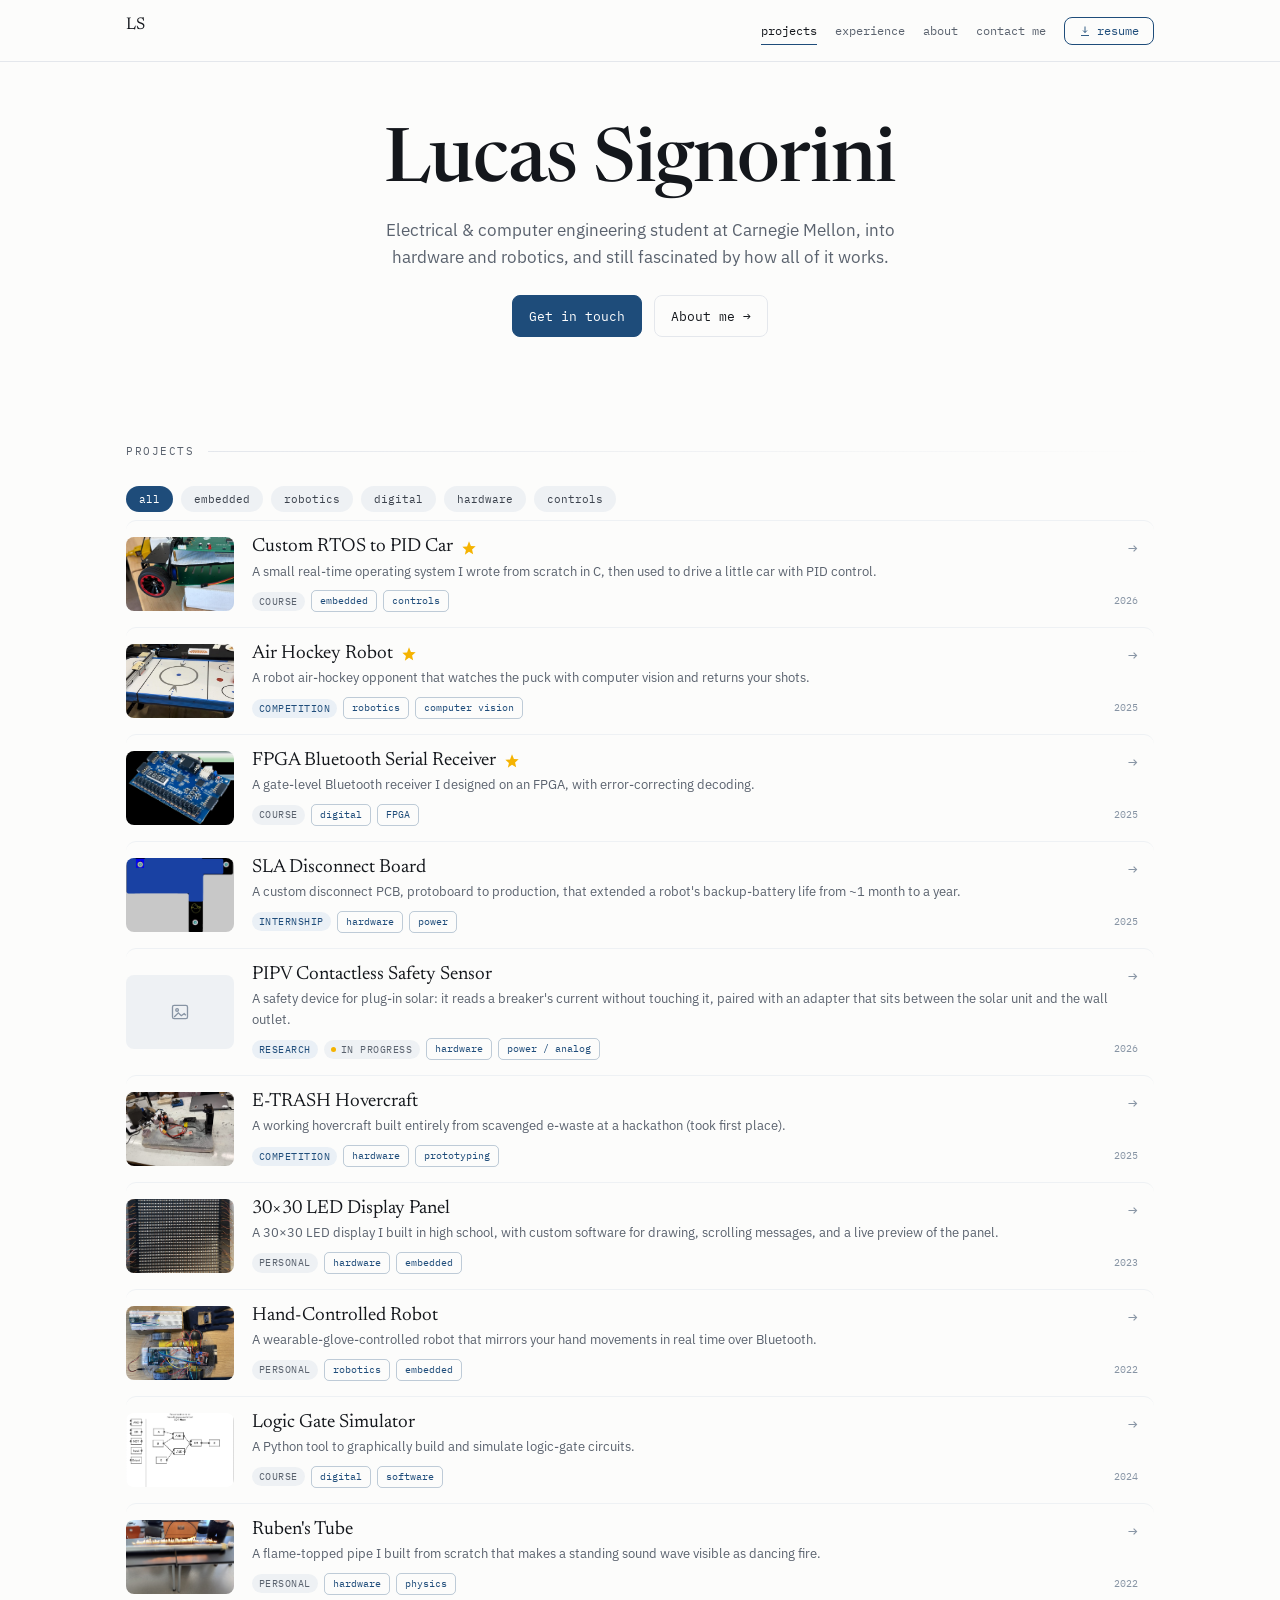
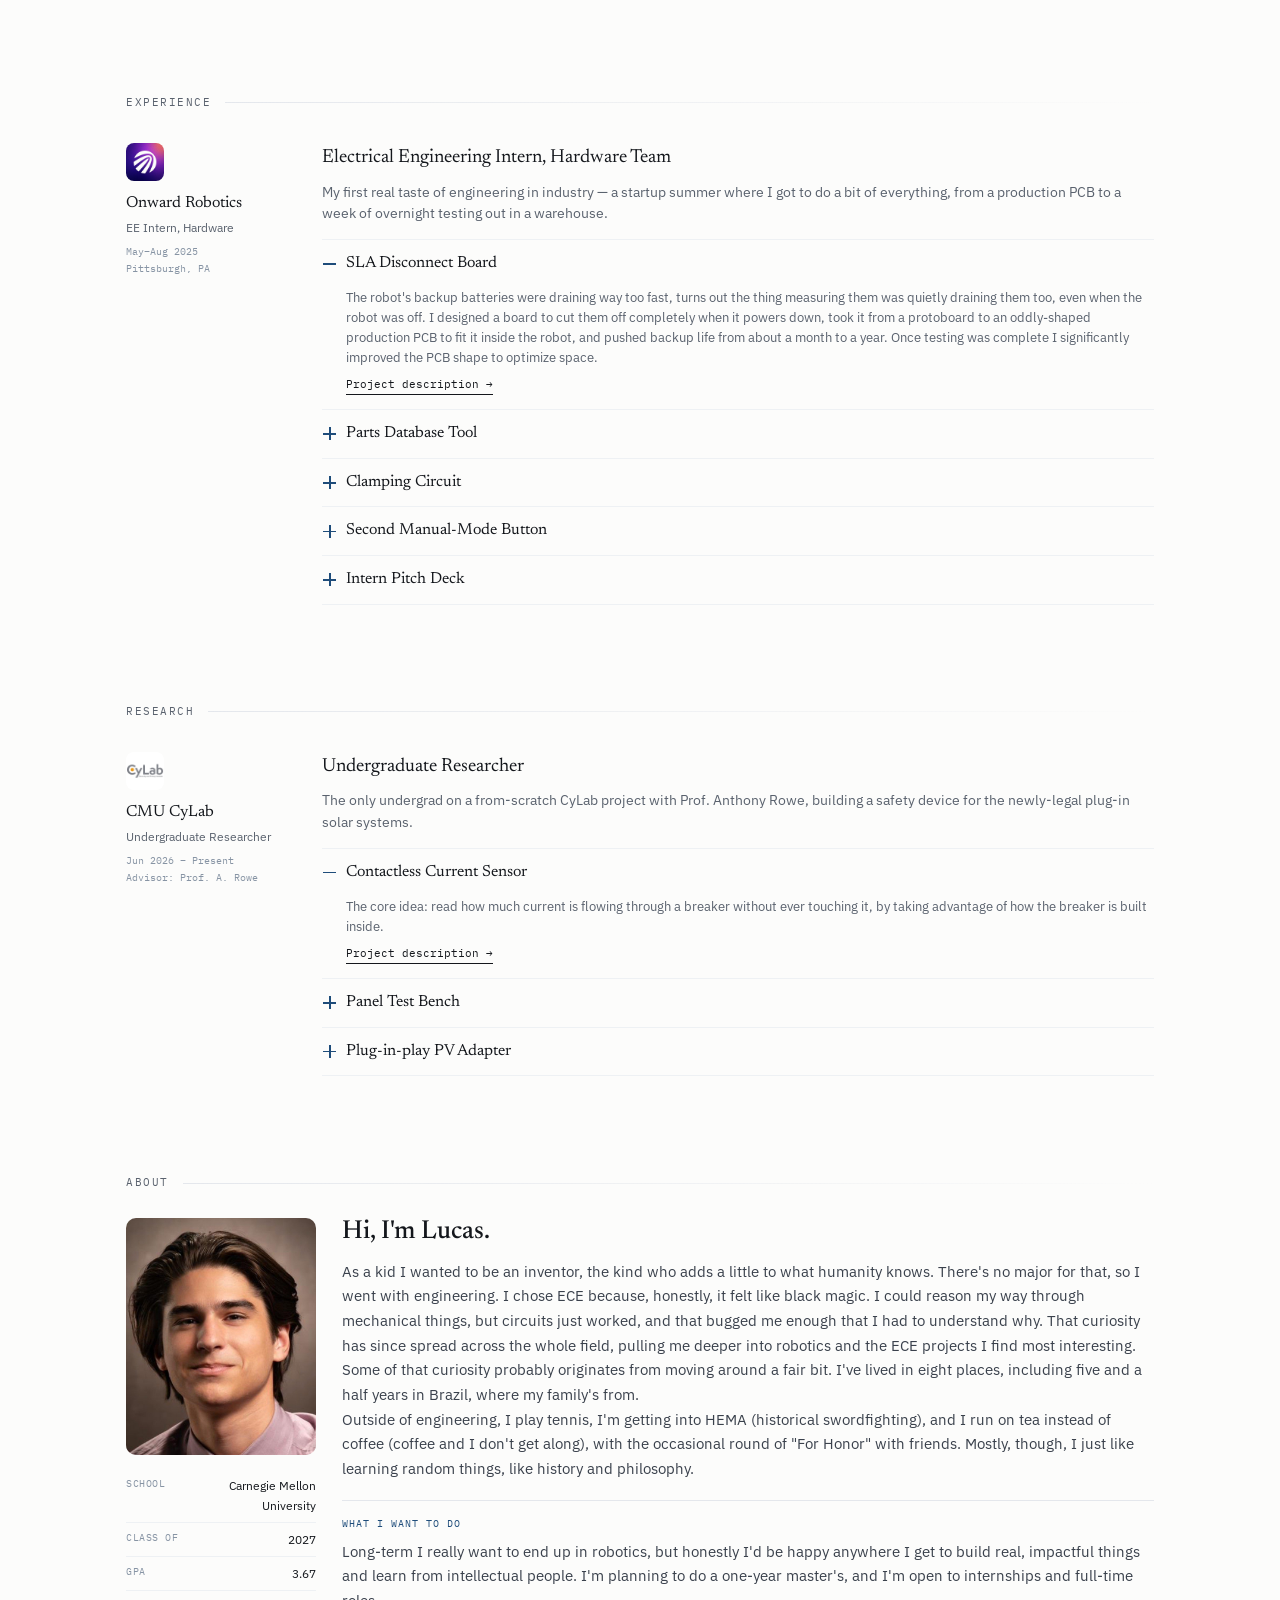
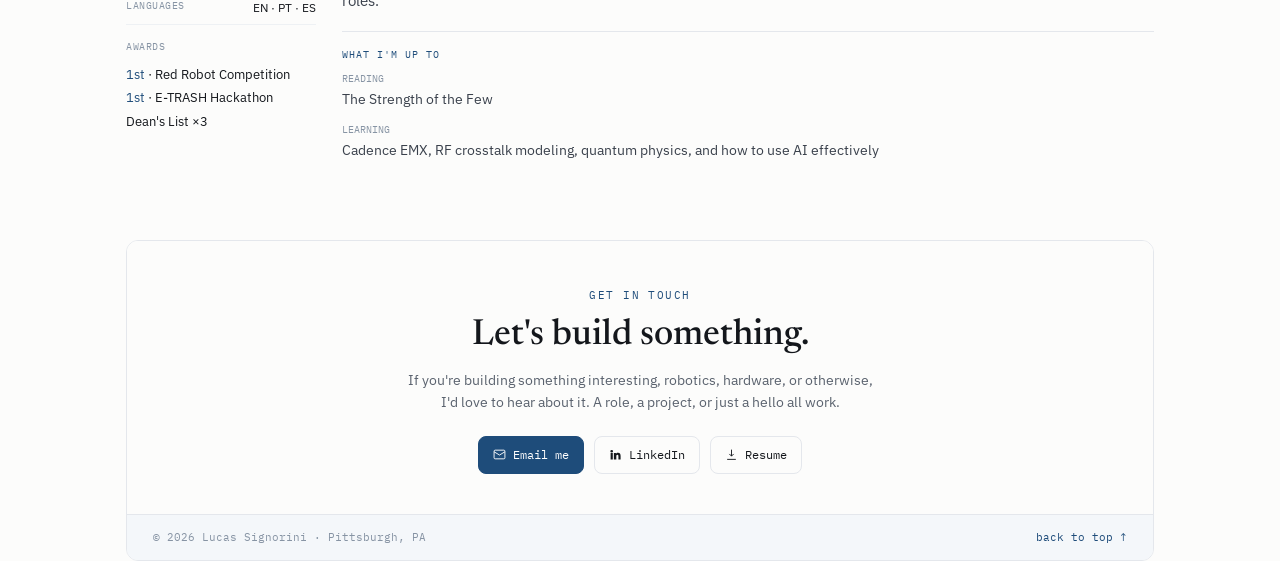
<file: index.html>
<!DOCTYPE html>
<html lang="en">
<head>
<meta charset="UTF-8" />
<meta name="viewport" content="width=device-width, initial-scale=1.0" />
<title>Lucas Signorini — Electrical & Computer Engineer</title>
<meta name="description" content="Lucas Signorini — Electrical & Computer Engineering at Carnegie Mellon. Embedded systems, firmware, power electronics, robotics, and PCB design." />
<meta property="og:title" content="Lucas Signorini — Electrical & Computer Engineer" />
<meta property="og:description" content="Embedded systems, firmware, power electronics, robotics, and PCB design." />
<meta property="og:type" content="website" />
<link rel="preconnect" href="https://fonts.googleapis.com" />
<link rel="preconnect" href="https://fonts.gstatic.com" crossorigin />
<link href="https://fonts.googleapis.com/css2?family=Newsreader:opsz,wght@6..72,400;6..72,500&family=IBM+Plex+Sans:wght@400;500&family=IBM+Plex+Mono:wght@400;500&display=swap" rel="stylesheet" />
<link rel="stylesheet" href="assets/site.css" />
</head>
<body class="home">

<!-- ===================== NAV ===================== -->
<header class="nav">
  <div class="nav-in">
    <a href="#home" id="brand" class="brand"><span class="lead">L</span><span class="rest">ucas</span><span class="gap"> </span><span class="lead">S</span><span class="rest">ignorini</span></a>
    <nav class="nav-links" id="navLinks">
      <a href="#projects">projects</a>
      <a href="#experience">experience</a>
      <a href="#about">about</a>
      <a href="#contact">contact me</a>
      <a href="assets/Lucas_Signorini_Resume.pdf" download class="btn-resume js-resume"><svg viewBox="0 0 24 24"><path d="M12 3v12m0 0 4-4m-4 4-4-4M4 21h16"/></svg>resume</a>
    </nav>
    <button class="menu-btn" id="menuBtn" aria-label="Menu">≡</button>
  </div>
</header>

<main class="wrap">

<!-- ===================== HERO ===================== -->
<section id="home" class="hero">
  <h1>Lucas Signorini</h1>
  <p class="descriptor">Electrical &amp; computer engineering student at Carnegie Mellon, into hardware and robotics, and still fascinated by how all of it works.</p>
  <div class="hero-actions">
    <a class="h-btn primary" href="#contact">Get in touch</a>
    <a class="h-btn" href="#about">About me →</a>
  </div>
</section>

<!-- ===================== PROJECTS ===================== -->
<section id="projects" class="section">
  <div class="section-head"><span class="lbl">projects</span><span class="rule"></span></div>

  <div class="filters">
    <button class="chip active" data-filter="all">all</button>
    <button class="chip" data-filter="embedded">embedded</button>
    <button class="chip" data-filter="robotics">robotics</button>
    <button class="chip" data-filter="digital">digital</button>
    <button class="chip" data-filter="hardware">hardware</button>
    <button class="chip" data-filter="controls">controls</button>
  </div>

  <!-- flagship -->
  <article class="proj-row flag" data-tags="embedded controls" data-href="rtos.html">
    <a class="proj-link" href="rtos.html" aria-label="View Custom RTOS to PID Car"></a>
    <span class="thumb"><img src="assets/img/proj-rtos.jpg" alt="The RTOS car with its custom motor board" loading="lazy"></span>
    <div class="proj-body">
      <div class="proj-title-row"><span class="proj-title">Custom RTOS to PID Car</span><span class="feat-star"><svg viewBox="0 0 24 24"><path d="M12 2l2.9 6.9 7.1.6-5.4 4.7 1.6 7-6.2-3.7L5.8 22l1.6-7L2 10.3l7.1-.6z"/></svg></span></div>
      <div class="proj-desc">A small real-time operating system I wrote from scratch in C, then used to drive a little car with PID control.</div>
      <div class="proj-meta"><span class="origin-pill course">course</span><span class="tagchip">embedded</span><span class="tagchip">controls</span><span class="proj-date">2026</span></div>
    </div>
    <span class="proj-arrow mono">→</span>
  </article>

  <!-- flagship, with video badge -->
  <article class="proj-row flag" data-tags="robotics embedded" data-href="airhockey.html">
    <a class="proj-link" href="airhockey.html" aria-label="View Air Hockey Robot"></a>
    <span class="thumb"><img src="assets/img/proj-airhockey.jpg" alt="Air hockey table with the robot's return mechanism" loading="lazy"></span>
    <div class="proj-body">
      <div class="proj-title-row"><span class="proj-title">Air Hockey Robot</span><span class="feat-star"><svg viewBox="0 0 24 24"><path d="M12 2l2.9 6.9 7.1.6-5.4 4.7 1.6 7-6.2-3.7L5.8 22l1.6-7L2 10.3l7.1-.6z"/></svg></span></div>
      <div class="proj-desc">A robot air-hockey opponent that watches the puck with computer vision and returns your shots.</div>
      <div class="proj-meta"><span class="origin-pill competition">competition</span><span class="tagchip">robotics</span><span class="tagchip">computer vision</span><span class="proj-date">2025</span></div>
    </div>
    <span class="proj-arrow mono">→</span>
  </article>

  <!-- flagship -->
  <article class="proj-row flag" data-tags="digital" data-href="fpga.html">
    <a class="proj-link" href="fpga.html" aria-label="View FPGA Bluetooth Serial Receiver"></a>
    <span class="thumb"><img src="assets/img/proj-fpga.jpg" alt="The FPGA development board" loading="lazy"></span>
    <div class="proj-body">
      <div class="proj-title-row"><span class="proj-title">FPGA Bluetooth Serial Receiver</span><span class="feat-star"><svg viewBox="0 0 24 24"><path d="M12 2l2.9 6.9 7.1.6-5.4 4.7 1.6 7-6.2-3.7L5.8 22l1.6-7L2 10.3l7.1-.6z"/></svg></span></div>
      <div class="proj-desc">A gate-level Bluetooth receiver I designed on an FPGA, with error-correcting decoding.</div>
      <div class="proj-meta"><span class="origin-pill course">course</span><span class="tagchip">digital</span><span class="tagchip">FPGA</span><span class="proj-date">2025</span></div>
    </div>
    <span class="proj-arrow mono">→</span>
  </article>

  <!-- minors -->
  <article class="proj-row" data-tags="hardware" data-href="sla.html">
    <a class="proj-link" href="sla.html" aria-label="View SLA Disconnect Board"></a>
    <span class="thumb"><img src="assets/img/proj-sla.jpg?v=2" alt="The disconnect board" loading="lazy"></span>
    <div class="proj-body">
      <div class="proj-title-row"><span class="proj-title">SLA Disconnect Board</span></div>
      <div class="proj-desc">A custom disconnect PCB, protoboard to production, that extended a robot's backup-battery life from ~1 month to a year.</div>
      <div class="proj-meta"><span class="origin-pill internship">internship</span><span class="tagchip">hardware</span><span class="tagchip">power</span><span class="proj-date">2025</span></div>
    </div>
    <span class="proj-arrow mono">→</span>
  </article>

  <article class="proj-row" data-tags="hardware embedded" data-href="pipv.html">
    <a class="proj-link" href="pipv.html" aria-label="View PIPV Contactless Safety Sensor"></a>
    <span class="thumb ph"><svg viewBox="0 0 24 24"><rect x="3" y="4" width="18" height="16" rx="2"/><circle cx="8.5" cy="9.5" r="1.6"/><path d="m5 18 5-5 3.5 3.5L17 14l2 2"/></svg></span>
    <div class="proj-body">
      <div class="proj-title-row"><span class="proj-title">PIPV Contactless Safety Sensor</span></div>
      <div class="proj-desc">A safety device for plug-in solar: it reads a breaker's current without touching it, paired with an adapter that sits between the solar unit and the wall outlet.</div>
      <div class="proj-meta"><span class="origin-pill research">research</span><span class="status-pill">in progress</span><span class="tagchip">hardware</span><span class="tagchip">power / analog</span><span class="proj-date">2026</span></div>
    </div>
    <span class="proj-arrow mono">→</span>
  </article>

  <article class="proj-row" data-tags="hardware" data-href="etrash.html">
    <a class="proj-link" href="etrash.html" aria-label="View E-TRASH Hovercraft"></a>
    <span class="thumb"><img src="assets/img/proj-etrash.jpg" alt="The e-waste hovercraft" loading="lazy"></span>
    <div class="proj-body">
      <div class="proj-title-row"><span class="proj-title">E-TRASH Hovercraft</span></div>
      <div class="proj-desc">A working hovercraft built entirely from scavenged e-waste at a hackathon (took first place).</div>
      <div class="proj-meta"><span class="origin-pill competition">competition</span><span class="tagchip">hardware</span><span class="tagchip">prototyping</span><span class="proj-date">2025</span></div>
    </div>
    <span class="proj-arrow mono">→</span>
  </article>

  <article class="proj-row" data-tags="hardware embedded" data-href="led-panel.html">
    <a class="proj-link" href="led-panel.html" aria-label="View 30×30 LED Display Panel"></a>
    <span class="thumb"><img src="assets/img/proj-led.jpg" alt="The 30 by 30 LED matrix panel" loading="lazy"></span>
    <div class="proj-body">
      <div class="proj-title-row"><span class="proj-title">30×30 LED Display Panel</span></div>
      <div class="proj-desc">A 30×30 LED display I built in high school, with custom software for drawing, scrolling messages, and a live preview of the panel.</div>
      <div class="proj-meta"><span class="origin-pill personal">personal</span><span class="tagchip">hardware</span><span class="tagchip">embedded</span><span class="proj-date">2023</span></div>
    </div>
    <span class="proj-arrow mono">→</span>
  </article>

  <article class="proj-row" data-tags="robotics embedded" data-href="hand-robot.html">
    <a class="proj-link" href="hand-robot.html" aria-label="View Hand-Controlled Robot"></a>
    <span class="thumb"><img src="assets/img/proj-hand.jpg?v=3" alt="The hand-controlled robot" loading="lazy"></span>
    <div class="proj-body">
      <div class="proj-title-row"><span class="proj-title">Hand-Controlled Robot</span></div>
      <div class="proj-desc">A wearable-glove-controlled robot that mirrors your hand movements in real time over Bluetooth.</div>
      <div class="proj-meta"><span class="origin-pill personal">personal</span><span class="tagchip">robotics</span><span class="tagchip">embedded</span><span class="proj-date">2022</span></div>
    </div>
    <span class="proj-arrow mono">→</span>
  </article>

  <article class="proj-row" data-tags="digital" data-href="logic-gate.html">
    <a class="proj-link" href="logic-gate.html" aria-label="View Logic Gate Simulator"></a>
    <span class="thumb"><img src="assets/img/proj-logicgate.jpg?v=3" alt="The logic gate simulator" loading="lazy"></span>
    <div class="proj-body">
      <div class="proj-title-row"><span class="proj-title">Logic Gate Simulator</span></div>
      <div class="proj-desc">A Python tool to graphically build and simulate logic-gate circuits.</div>
      <div class="proj-meta"><span class="origin-pill course">course</span><span class="tagchip">digital</span><span class="tagchip">software</span><span class="proj-date">2024</span></div>
    </div>
    <span class="proj-arrow mono">→</span>
  </article>

  <article class="proj-row" data-tags="hardware" data-href="ruben-tube.html">
    <a class="proj-link" href="ruben-tube.html" aria-label="View Ruben's Tube"></a>
    <span class="thumb"><img src="assets/img/proj-ruben.jpg" alt="The Ruben's tube in action" loading="lazy"></span>
    <div class="proj-body">
      <div class="proj-title-row"><span class="proj-title">Ruben's Tube</span></div>
      <div class="proj-desc">A flame-topped pipe I built from scratch that makes a standing sound wave visible as dancing fire.</div>
      <div class="proj-meta"><span class="origin-pill personal">personal</span><span class="tagchip">hardware</span><span class="tagchip">physics</span><span class="proj-date">2022</span></div>
    </div>
    <span class="proj-arrow mono">→</span>
  </article>

  <div class="filter-empty">No projects in this category yet.</div>
</section>

<!-- ===================== EXPERIENCE ===================== -->
<section id="experience" class="section">
  <div class="section-head"><span class="lbl">experience</span><span class="rule"></span></div>

  <div class="entry">
    <div class="meta">
      <span class="logo"><img src="assets/img/logo-onward.jpg" alt="Onward Robotics logo"></span>
      <div class="org">Onward Robotics</div>
      <div class="role-sm">EE Intern, Hardware</div>
      <div class="when">May–Aug 2025<br/>Pittsburgh, PA</div>
    </div>
    <div class="body">
      <div class="role">Electrical Engineering Intern, Hardware Team</div>
      <div class="texture">My first real taste of engineering in industry — a startup summer where I got to do a bit of everything, from a production PCB to a week of overnight testing out in a warehouse.</div>
      <div class="sub-list">
        <details class="sub" open>
          <summary class="sub-head"><span class="tog"></span><span class="st">SLA Disconnect Board</span></summary>
          <div class="sub-detail">The robot's backup batteries were draining way too fast, turns out the thing measuring them was quietly draining them too, even when the robot was off. I designed a board to cut them off completely when it powers down, took it from a protoboard to an oddly-shaped production PCB to fit it inside the robot, and pushed backup life from about a month to a year. Once testing was complete I significantly improved the PCB shape to optimize space.
            <br/><a href="sla.html" class="cs-link">Project description →</a></div>
        </details>
        <details class="sub">
          <summary class="sub-head"><span class="tog"></span><span class="st">Parts Database Tool</span></summary>
          <div class="sub-detail">For the intern pitch challenge I was the only one who went technical. The team's parts database was scary-fragile, one accidental select-all-delete could wipe it, so I pitched a safer form-based version. Leadership liked it enough to have me build it, so I taught myself Google Forms and Sheets, made the tool, and wrote a guide for the team to try out.</div>
        </details>
        <details class="sub">
          <summary class="sub-head"><span class="tog"></span><span class="st">Clamping Circuit</span></summary>
          <div class="sub-detail">A 60V protection circuit was burning off more power than some parts could handle. I helped run tests to pin down what was happening, wrote it up in a wiki, and we fixed it by re-picking component values so it stayed within spec.</div>
        </details>
        <details class="sub">
          <summary class="sub-head"><span class="tog"></span><span class="st">Second Manual-Mode Button</span></summary>
          <div class="sub-detail">Small one, but satisfying: the manual-mode button was annoying to reach from the front of the robot, so I was asked to add a second one in the front handle and wrote a protocol to roll it out across the fleet.</div>
        </details>
        <details class="sub">
          <summary class="sub-head"><span class="tog"></span><span class="st">Intern Pitch Deck</span></summary>
          <div class="sub-detail">One of our intern assignments was to pitch ways the company could improve. Most people went cultural or marketing — I went technical, with a deck of process fixes, tweaks to the picker's experience, and some "Lumabot 2.0" hardware ideas, all from watching how the robots actually get used.</div>
        </details>
      </div>
    </div>
  </div>
</section>

<!-- ===================== RESEARCH ===================== -->
<section id="research" class="section">
  <div class="section-head"><span class="lbl">research</span><span class="rule"></span></div>

  <div class="entry">
    <div class="meta">
      <span class="logo"><img src="assets/img/logo-cylab.jpg" alt="CMU CyLab logo"></span>
      <div class="org">CMU CyLab</div>
      <div class="role-sm">Undergraduate Researcher</div>
      <div class="when">Jun 2026 – Present<br/>Advisor: Prof. A. Rowe</div>
    </div>
    <div class="body">
      <div class="role">Undergraduate Researcher</div>
      <div class="texture">The only undergrad on a from-scratch CyLab project with Prof. Anthony Rowe, building a safety device for the newly-legal plug-in solar systems.</div>
      <div class="sub-list">
        <details class="sub" open>
          <summary class="sub-head"><span class="tog"></span><span class="st">Contactless Current Sensor</span></summary>
          <div class="sub-detail">The core idea: read how much current is flowing through a breaker without ever touching it, by taking advantage of how the breaker is built inside.
            <br/><a href="pipv.html" class="cs-link">Project description →</a></div>
        </details>
        <details class="sub">
          <summary class="sub-head"><span class="tog"></span><span class="st">Panel Test Bench</span></summary>
          <div class="sub-detail">Building a test bench that mimics a real residential panel (code-rated breakers, space-heater loads) to validate the sensor.</div>
        </details>
        <details class="sub">
          <summary class="sub-head"><span class="tog"></span><span class="st">Plug-in-play PV Adapter</span></summary>
          <div class="sub-detail">The other half of the system: an adapter that plugs in between a plug-in solar unit and the wall outlet. The idea is that it talks to the current sensor and cuts the solar unit off from the house circuit if things look unsafe.</div>
        </details>
      </div>
    </div>
  </div>
</section>

<!-- ===================== ABOUT ===================== -->
<section id="about" class="section">
  <div class="section-head"><span class="lbl">about</span><span class="rule"></span></div>

  <div class="about-grid">
    <div class="about-rail">
      <span class="portrait"><img src="assets/img/portrait.jpg" alt="Lucas Signorini"></span>
      <div class="facts">
        <div class="row"><span class="k">school</span><span class="v">Carnegie Mellon University</span></div>
        <div class="row"><span class="k">class of</span><span class="v">2027</span></div>
        <div class="row"><span class="k">gpa</span><span class="v">3.67</span></div>
        <div class="row"><span class="k">languages</span><span class="v">EN · PT · ES</span></div>
      </div>
      <div class="awards">
        <div class="k">awards</div>
        <div class="a"><span class="pl">1st</span> · Red Robot Competition</div>
        <div class="a"><span class="pl">1st</span> · E-TRASH Hackathon</div>
        <div class="a">Dean's List ×3</div>
      </div>
    </div>

    <div class="about-body">
      <h2>Hi, I'm Lucas.</h2>
      <p>As a kid I wanted to be an inventor, the kind who adds a little to what humanity knows. There's no major for that, so I went with engineering. I chose ECE because, honestly, it felt like black magic. I could reason my way through mechanical things, but circuits just worked, and that bugged me enough that I had to understand why. That curiosity has since spread across the whole field, pulling me deeper into robotics and the ECE projects I find most interesting. Some of that curiosity probably originates from moving around a fair bit. I've lived in eight places, including five and a half years in Brazil, where my family's from.</p>
      <p>Outside of engineering, I play tennis, I'm getting into HEMA (historical swordfighting), and I run on tea instead of coffee (coffee and I don't get along), with the occasional round of "For Honor" with friends. Mostly, though, I just like learning random things, like history and philosophy.</p>

      <div class="about-block">
        <div class="k">what i want to do</div>
        <p>Long-term I really want to end up in robotics, but honestly I'd be happy anywhere I get to build real, impactful things and learn from intellectual people. I'm planning to do a one-year master's, and I'm open to internships and full-time roles.</p>
      </div>

      <div class="about-block uptodate">
        <div class="k">what i'm up to</div>
        <div class="grp">
          <div class="sub-k">reading</div>
          <div class="val">The Strength of the Few</div>
        </div>
        <div class="grp">
          <div class="sub-k">learning</div>
          <div class="val">Cadence EMX, RF crosstalk modeling, quantum physics, and how to use AI effectively</div>
        </div>
      </div>
    </div>
  </div>
</section>

<!-- ===================== CLOSING ===================== -->
<section id="contact" class="closing">
  <div class="closing-top">
    <div class="cta-eyebrow">get in touch</div>
    <h2>Let's build something.</h2>
    <p>If you're building something interesting, robotics, hardware, or otherwise, I'd love to hear about it. A role, a project, or just a hello all work.</p>
    <div class="closing-links">
      <a class="primary email-reveal" href="#" data-e="108,115,105,103,110,111,114,105,64,97,110,100,114,101,119,46,99,109,117,46,101,100,117"><svg viewBox="0 0 24 24"><rect x="2" y="4" width="20" height="16" rx="2"/><path d="m22 7-10 6L2 7"/></svg> <span class="et">Email me</span></a>
      <a href="https://linkedin.com/in/lucas-d-signorini/" target="_blank" rel="noopener"><svg viewBox="0 0 24 24" style="fill:currentColor;stroke:none"><path d="M4.98 3.5a2.5 2.5 0 1 1 0 5 2.5 2.5 0 0 1 0-5zM3 9h4v12H3zM9 9h3.8v1.7h.05c.53-1 1.83-2.05 3.77-2.05 4.03 0 4.78 2.65 4.78 6.1V21h-4v-5.4c0-1.29-.02-2.95-1.8-2.95-1.8 0-2.08 1.4-2.08 2.85V21H9z"/></svg> LinkedIn</a>
      <a href="assets/Lucas_Signorini_Resume.pdf" download class="js-resume"><svg viewBox="0 0 24 24"><path d="M12 3v12m0 0 4-4m-4 4-4-4M4 21h16"/></svg> Resume</a>
    </div>
  </div>
  <div class="footer">
    <span>© 2026 Lucas Signorini · Pittsburgh, PA</span>
    <a href="#home">back to top ↑</a>
  </div>
</section>

</main>

<script src="assets/site.js"></script>
</body>
</html>
</file>
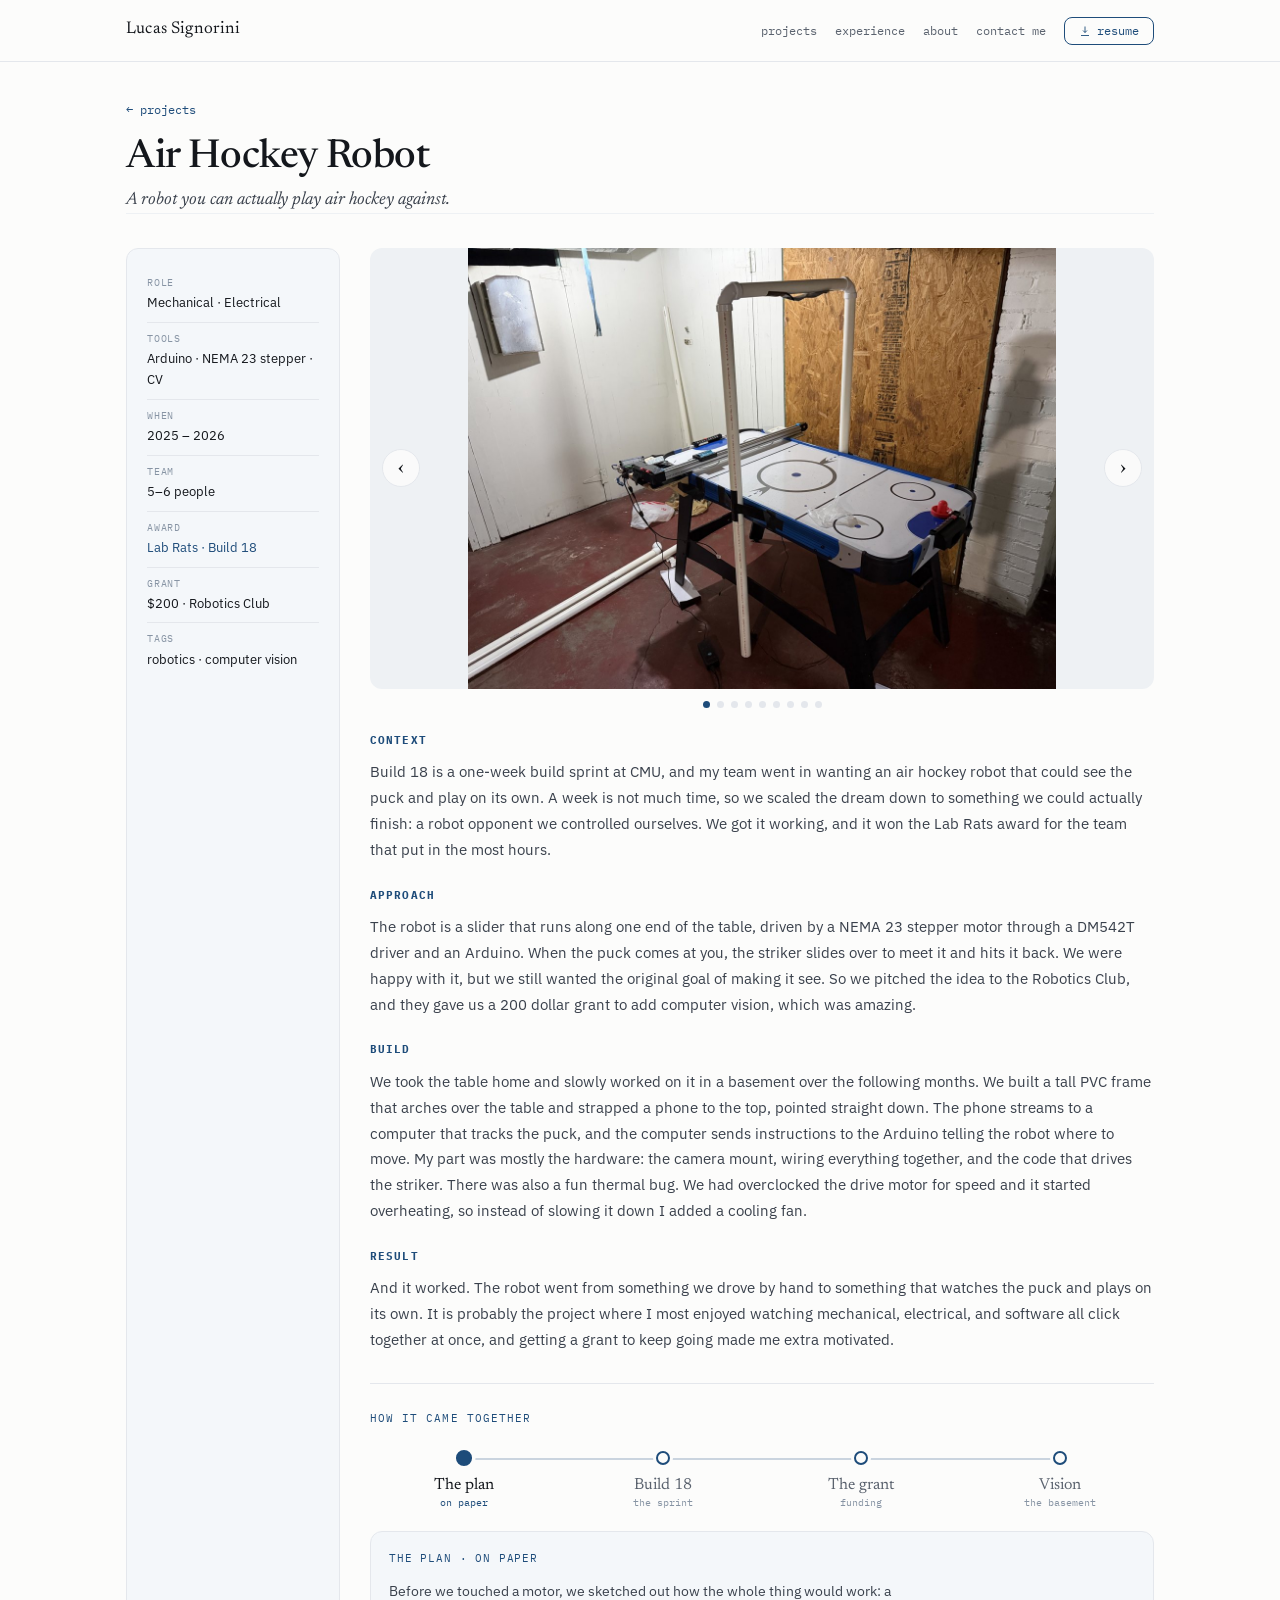
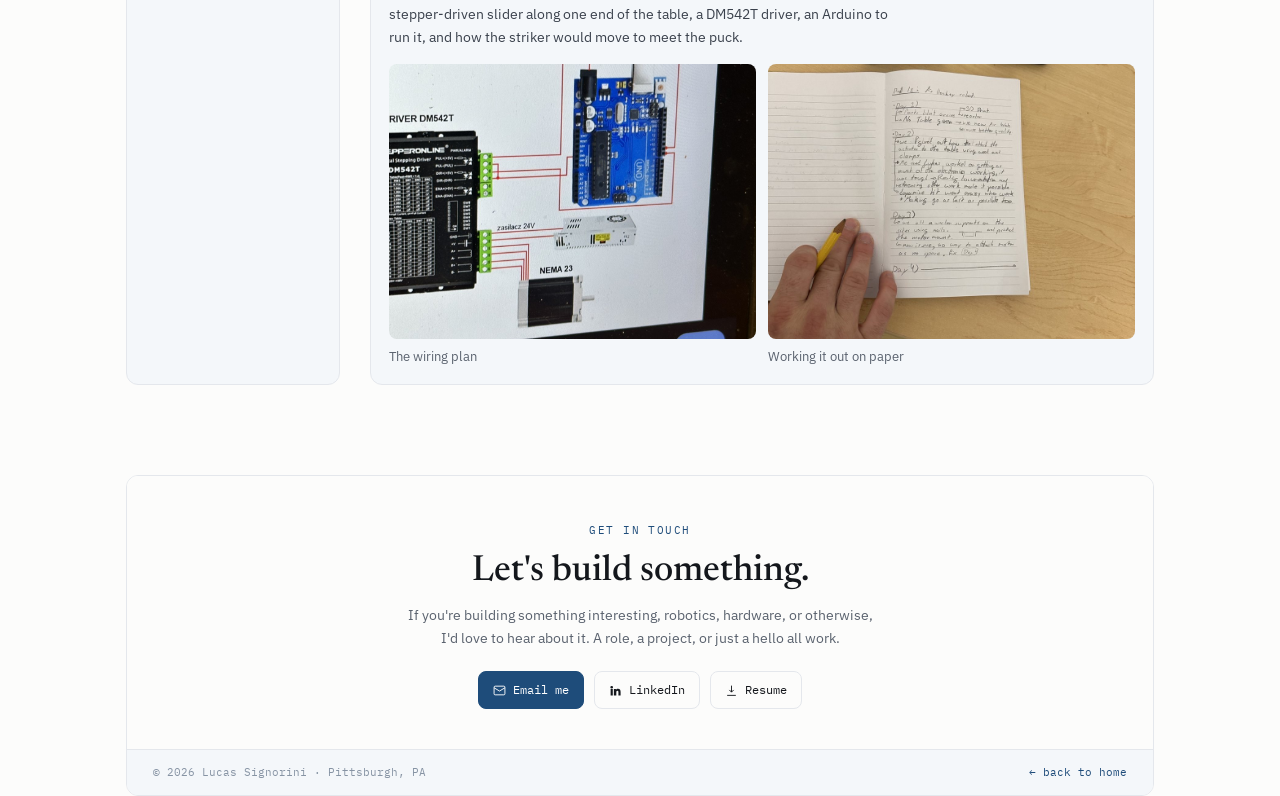
<file: airhockey.html>
<!DOCTYPE html>
<html lang="en">
<head>
<meta charset="UTF-8" />
<meta name="viewport" content="width=device-width, initial-scale=1.0" />
<title>Air Hockey Robot — Lucas Signorini</title>
<meta name="description" content="A robot air-hockey opponent built in a one-week Build 18 sprint at CMU, then taught to track the puck with computer vision after winning a Robotics Club grant." />
<link rel="preconnect" href="https://fonts.googleapis.com" />
<link rel="preconnect" href="https://fonts.gstatic.com" crossorigin />
<link href="https://fonts.googleapis.com/css2?family=Newsreader:opsz,wght@6..72,400;6..72,500&family=IBM+Plex+Sans:wght@400;500&family=IBM+Plex+Mono:wght@400;500&display=swap" rel="stylesheet" />
<link rel="stylesheet" href="assets/site.css" />
</head>
<body class="case">

<header class="nav">
  <div class="nav-in">
    <a href="index.html" id="brand" class="brand">Lucas Signorini</a>
    <nav class="nav-links" id="navLinks">
      <a href="index.html#projects">projects</a>
      <a href="index.html#experience">experience</a>
      <a href="index.html#about">about</a>
      <a href="index.html#contact">contact me</a>
      <a href="assets/Lucas_Signorini_Resume.pdf" download class="btn-resume js-resume"><svg viewBox="0 0 24 24"><path d="M12 3v12m0 0 4-4m-4 4-4-4M4 21h16"/></svg>resume</a>
    </nav>
    <button class="menu-btn" id="menuBtn" aria-label="Menu">≡</button>
  </div>
</header>

<main class="wrap">

  <div class="cs-head">
    <a href="index.html#projects" class="back">← projects</a>
    <h1>Air Hockey Robot</h1>
    <div class="sub">A robot you can actually play air hockey against.</div>
  </div>

  <div class="cs-grid">

    <aside class="cs-rail">
      <div class="cs-spec">
        <div class="grp"><div class="k">role</div><div class="v">Mechanical · Electrical</div></div>
        <div class="grp"><div class="k">tools</div><div class="v">Arduino · NEMA 23 stepper · CV</div></div>
        <div class="grp"><div class="k">when</div><div class="v">2025 – 2026</div></div>
        <div class="grp"><div class="k">team</div><div class="v">5–6 people</div></div>
        <div class="grp"><div class="k">award</div><div class="v accent">Lab Rats · Build 18</div></div>
        <div class="grp"><div class="k">grant</div><div class="v">$200 · Robotics Club</div></div>
        <div class="grp"><div class="k">tags</div><div class="v">robotics · computer vision</div></div>
      </div>
    </aside>

    <div class="cs-narrative">

      <div class="cs-carousel" data-carousel>
        <div class="carousel-viewport">
          <div class="carousel-track">
            <div class="slide"><img src="assets/img/airhockey/cv1.jpg" alt="The finished robot with its overhead PVC camera mount" loading="lazy"></div>
            <div class="slide"><img src="assets/img/airhockey/robot1.jpg" alt="The robot mounted on the air hockey table" loading="lazy"></div>
            <div class="slide"><img src="assets/img/airhockey/play.jpg" alt="Playing against the robot" loading="lazy"></div>
            <div class="slide"><video src="assets/img/airhockey/gameplay.mp4" poster="assets/img/airhockey/gameplay-poster.jpg" muted playsinline aria-label="The robot in action at Build 18, click to play"></video></div>
            <div class="slide"><img src="assets/img/airhockey/cv2.jpg" alt="The PVC camera frame over the table in the basement" loading="lazy"></div>
            <div class="slide"><img src="assets/img/airhockey/striker.jpg" alt="The striker mechanism close up" loading="lazy"></div>
            <div class="slide"><img src="assets/img/airhockey/electronics.jpg" alt="The DM542T stepper driver and Arduino" loading="lazy"></div>
            <div class="slide"><img src="assets/img/airhockey/diagram.jpg" alt="The wiring diagram" loading="lazy"></div>
            <div class="slide"><img src="assets/img/airhockey/carry.jpg" alt="The team hauling the table down the hall" loading="lazy"></div>
          </div>
          <button class="carousel-btn prev" aria-label="Previous image">‹</button>
          <button class="carousel-btn next" aria-label="Next image">›</button>
        </div>
        <div class="carousel-dots"></div>
      </div>

      <h3>Context</h3>
      <p>Build 18 is a one-week build sprint at CMU, and my team went in wanting an air hockey robot that could see the puck and play on its own. A week is not much time, so we scaled the dream down to something we could actually finish: a robot opponent we controlled ourselves. We got it working, and it won the Lab Rats award for the team that put in the most hours.</p>

      <h3>Approach</h3>
      <p>The robot is a slider that runs along one end of the table, driven by a NEMA 23 stepper motor through a DM542T driver and an Arduino. When the puck comes at you, the striker slides over to meet it and hits it back. We were happy with it, but we still wanted the original goal of making it see. So we pitched the idea to the Robotics Club, and they gave us a 200 dollar grant to add computer vision, which was amazing.</p>

      <h3>Build</h3>
      <p>We took the table home and slowly worked on it in a basement over the following months. We built a tall PVC frame that arches over the table and strapped a phone to the top, pointed straight down. The phone streams to a computer that tracks the puck, and the computer sends instructions to the Arduino telling the robot where to move. My part was mostly the hardware: the camera mount, wiring everything together, and the code that drives the striker. There was also a fun thermal bug. We had overclocked the drive motor for speed and it started overheating, so instead of slowing it down I added a cooling fan.</p>

      <h3>Result</h3>
      <p>And it worked. The robot went from something we drove by hand to something that watches the puck and plays on its own. It is probably the project where I most enjoyed watching mechanical, electrical, and software all click together at once, and getting a grant to keep going made me extra motivated.</p>

      <div class="timeline" data-timeline>
        <div class="lbl">how it came together</div>
        <div class="ph-stepper">
          <div class="ph-line"></div>
          <div class="ph-nodes">
            <button class="ph-node active" data-phase="0"><span class="ph-dot"></span><span class="ph-name">The plan</span><span class="ph-meta">on paper</span></button>
            <button class="ph-node" data-phase="1"><span class="ph-dot"></span><span class="ph-name">Build 18</span><span class="ph-meta">the sprint</span></button>
            <button class="ph-node" data-phase="2"><span class="ph-dot"></span><span class="ph-name">The grant</span><span class="ph-meta">funding</span></button>
            <button class="ph-node" data-phase="3"><span class="ph-dot"></span><span class="ph-name">Vision</span><span class="ph-meta">the basement</span></button>
          </div>
        </div>

        <div class="ph-panels">
          <div class="ph-panel" data-panel="0">
            <div class="ph-panel-lbl">the plan · on paper</div>
            <div class="ph-desc">Before we touched a motor, we sketched out how the whole thing would work: a stepper-driven slider along one end of the table, a DM542T driver, an Arduino to run it, and how the striker would move to meet the puck.</div>
            <div class="ph-grid">
              <div class="ph-photo"><div class="pimg"><img src="assets/img/airhockey/diagram.jpg" alt="The wiring diagram" loading="lazy"></div><div class="pcap">The wiring plan</div></div>
              <div class="ph-photo"><div class="pimg"><img src="assets/img/airhockey/notes.jpg" alt="Handwritten planning notes" loading="lazy"></div><div class="pcap">Working it out on paper</div></div>
            </div>
          </div>

          <div class="ph-panel" data-panel="1" hidden>
            <div class="ph-panel-lbl">build 18 · the one-week sprint</div>
            <div class="ph-desc">In a single week we built a robot opponent we could control ourselves: a stepper-driven slider, a DM542T driver, and an Arduino. It worked, and it won the Lab Rats award for the team that put in the most hours.</div>
            <div class="ph-grid">
              <div class="ph-photo"><div class="pimg"><img src="assets/img/airhockey/robot1.jpg" alt="The robot on the table" loading="lazy"></div><div class="pcap">The finished sprint build</div></div>
              <div class="ph-photo"><div class="pimg"><img src="assets/img/airhockey/striker.jpg" alt="The striker mechanism" loading="lazy"></div><div class="pcap">The striker linkage</div></div>
              <div class="ph-photo"><div class="pimg"><img src="assets/img/airhockey/electronics.jpg" alt="The stepper driver and Arduino" loading="lazy"></div><div class="pcap">The DM542T driver and Arduino</div></div>
            </div>
          </div>

          <div class="ph-panel" data-panel="2" hidden>
            <div class="ph-panel-lbl">the grant</div>
            <div class="ph-desc">We still wanted the original goal of making it see, so we pitched the idea to the Robotics Club and won a 200 dollar grant to add computer vision. Small as it was, winning it kept us motivated to push the project further.</div>
          </div>

          <div class="ph-panel" data-panel="3" hidden>
            <div class="ph-panel-lbl">vision · in the basement</div>
            <div class="ph-desc">Over the next few months, in a basement, we built a tall PVC frame that arches over the table with a phone strapped to the top. The phone watches the puck, a computer tracks it, and the robot plays on its own.</div>
            <div class="ph-grid">
              <div class="ph-photo"><div class="pimg"><img src="assets/img/airhockey/cv1.jpg" alt="The finished robot with overhead camera mount" loading="lazy"></div><div class="pcap">The overhead phone mount</div></div>
              <div class="ph-photo"><div class="pimg"><img src="assets/img/airhockey/cv2.jpg" alt="The PVC frame over the table" loading="lazy"></div><div class="pcap">The PVC frame over the table</div></div>
              <div class="ph-photo"><div class="pimg"><img src="assets/img/airhockey/play.jpg" alt="Playing against it" loading="lazy"></div><div class="pcap">Playing against it</div></div>
            </div>
          </div>
        </div>
      </div>
    </div>
  </div>

  <section class="closing">
    <div class="closing-top">
      <div class="cta-eyebrow">get in touch</div>
      <h2>Let's build something.</h2>
      <p>If you're building something interesting, robotics, hardware, or otherwise, I'd love to hear about it. A role, a project, or just a hello all work.</p>
      <div class="closing-links">
        <a class="primary email-reveal" href="#" data-e="108,115,105,103,110,111,114,105,64,97,110,100,114,101,119,46,99,109,117,46,101,100,117"><svg viewBox="0 0 24 24"><rect x="2" y="4" width="20" height="16" rx="2"/><path d="m22 7-10 6L2 7"/></svg> <span class="et">Email me</span></a>
        <a href="https://linkedin.com/in/lucas-d-signorini/" target="_blank" rel="noopener"><svg viewBox="0 0 24 24" style="fill:currentColor;stroke:none"><path d="M4.98 3.5a2.5 2.5 0 1 1 0 5 2.5 2.5 0 0 1 0-5zM3 9h4v12H3zM9 9h3.8v1.7h.05c.53-1 1.83-2.05 3.77-2.05 4.03 0 4.78 2.65 4.78 6.1V21h-4v-5.4c0-1.29-.02-2.95-1.8-2.95-1.8 0-2.08 1.4-2.08 2.85V21H9z"/></svg> LinkedIn</a>
        <a href="assets/Lucas_Signorini_Resume.pdf" download class="js-resume"><svg viewBox="0 0 24 24"><path d="M12 3v12m0 0 4-4m-4 4-4-4M4 21h16"/></svg> Resume</a>
      </div>
    </div>
    <div class="footer">
      <span>© 2026 Lucas Signorini · Pittsburgh, PA</span>
      <a href="index.html">← back to home</a>
    </div>
  </section>

</main>

<script src="assets/site.js"></script>
</body>
</html>
</file>
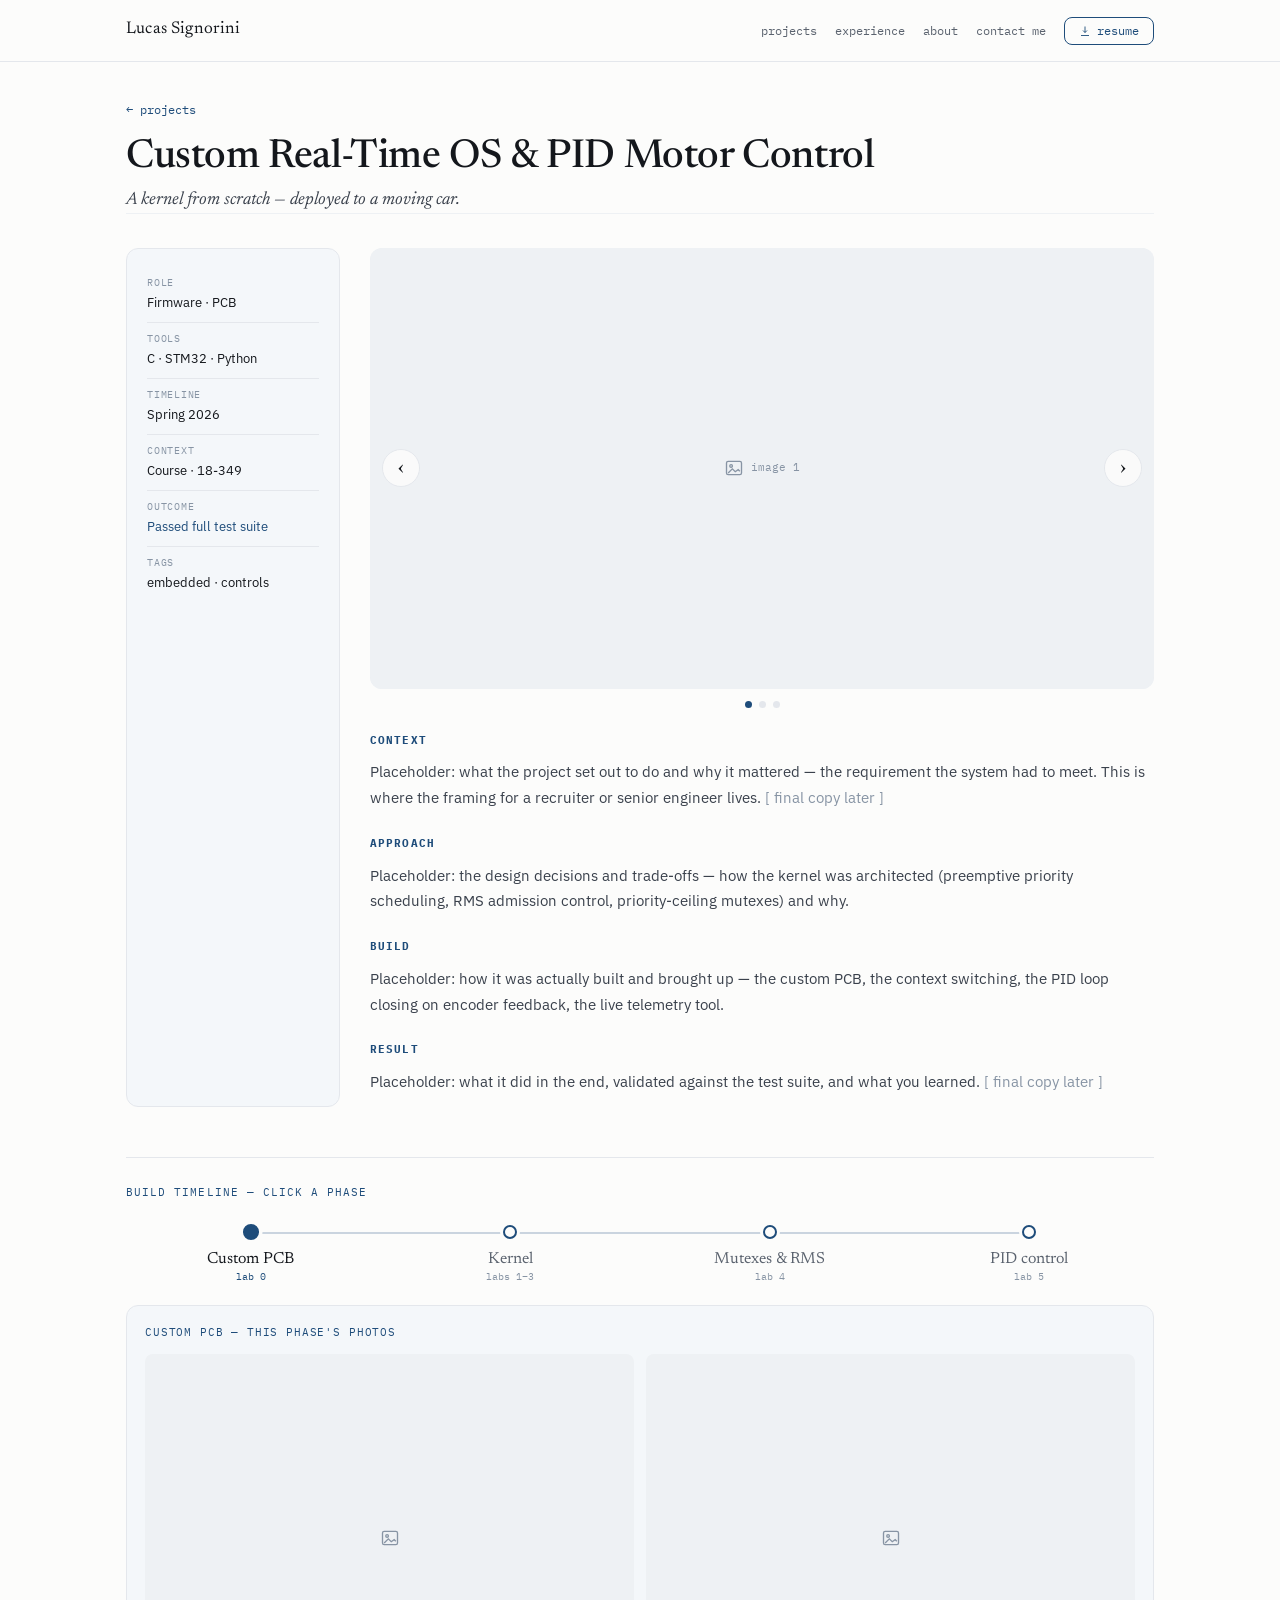
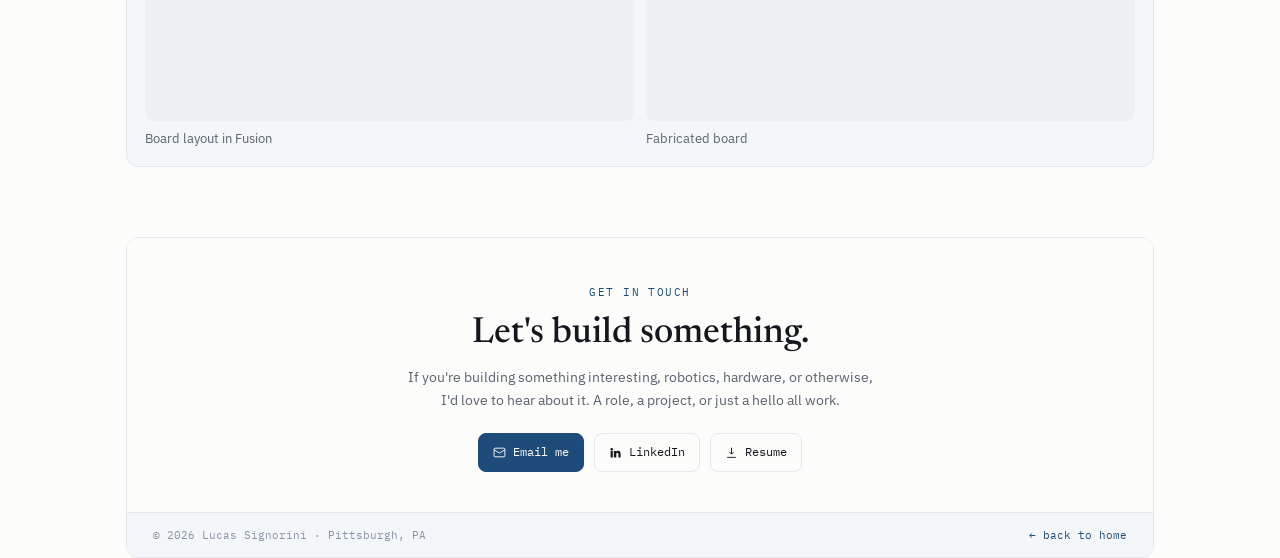
<file: case-study.html>
<!DOCTYPE html>
<html lang="en">
<head>
<meta charset="UTF-8" />
<meta name="viewport" content="width=device-width, initial-scale=1.0" />
<title>Custom Real-Time OS &amp; PID Motor Control — Lucas Signorini</title>
<meta name="description" content="Case study: a preemptive real-time operating system built from scratch in C, driving a car with closed-loop PID control." />
<link rel="preconnect" href="https://fonts.googleapis.com" />
<link rel="preconnect" href="https://fonts.gstatic.com" crossorigin />
<link href="https://fonts.googleapis.com/css2?family=Newsreader:opsz,wght@6..72,400;6..72,500&family=IBM+Plex+Sans:wght@400;500&family=IBM+Plex+Mono:wght@400;500&display=swap" rel="stylesheet" />
<link rel="stylesheet" href="assets/site.css" />
</head>
<body class="case">

<!-- ===================== NAV ===================== -->
<header class="nav">
  <div class="nav-in">
    <a href="index.html" id="brand" class="brand">Lucas Signorini</a>
    <nav class="nav-links" id="navLinks">
      <a href="index.html#projects">projects</a>
      <a href="index.html#experience">experience</a>
      <a href="index.html#about">about</a>
      <a href="index.html#contact">contact me</a>
      <a href="assets/Lucas_Signorini_Resume.pdf" download class="btn-resume js-resume"><svg viewBox="0 0 24 24"><path d="M12 3v12m0 0 4-4m-4 4-4-4M4 21h16"/></svg>resume</a>
    </nav>
    <button class="menu-btn" id="menuBtn" aria-label="Menu">≡</button>
  </div>
</header>

<main class="wrap">

  <div class="cs-head">
    <a href="index.html#projects" class="back">← projects</a>
    <h1>Custom Real-Time OS &amp; PID Motor Control</h1>
    <div class="sub">A kernel from scratch — deployed to a moving car.</div>
  </div>

  <div class="cs-grid">

    <!-- full-height tinted rail; the spec text sticks inside it -->
    <aside class="cs-rail">
      <div class="cs-spec">
        <div class="grp"><div class="k">role</div><div class="v">Firmware · PCB</div></div>
        <div class="grp"><div class="k">tools</div><div class="v">C · STM32 · Python</div></div>
        <div class="grp"><div class="k">timeline</div><div class="v">Spring 2026</div></div>
        <div class="grp"><div class="k">context</div><div class="v">Course · 18-349</div></div>
        <div class="grp"><div class="k">outcome</div><div class="v accent">Passed full test suite</div></div>
        <div class="grp"><div class="k">tags</div><div class="v">embedded · controls</div></div>
      </div>
    </aside>

    <!-- narrative (image carousel at top, then the story) -->
    <div class="cs-narrative">

      <div class="cs-carousel" data-carousel>
        <div class="carousel-viewport">
          <div class="carousel-track">
            <div class="slide ph"><svg viewBox="0 0 24 24"><rect x="3" y="4" width="18" height="16" rx="2"/><circle cx="8.5" cy="9.5" r="1.6"/><path d="m5 18 5-5 3.5 3.5L17 14l2 2"/></svg><span>image 1</span></div>
            <div class="slide ph"><svg viewBox="0 0 24 24"><rect x="3" y="4" width="18" height="16" rx="2"/><circle cx="8.5" cy="9.5" r="1.6"/><path d="m5 18 5-5 3.5 3.5L17 14l2 2"/></svg><span>image 2</span></div>
            <div class="slide ph"><svg viewBox="0 0 24 24"><rect x="3" y="4" width="18" height="16" rx="2"/><circle cx="8.5" cy="9.5" r="1.6"/><path d="m5 18 5-5 3.5 3.5L17 14l2 2"/></svg><span>image 3</span></div>
          </div>
          <button class="carousel-btn prev" aria-label="Previous image">‹</button>
          <button class="carousel-btn next" aria-label="Next image">›</button>
        </div>
        <div class="carousel-dots"></div>
      </div>

      <h3>Context</h3>
      <p>Placeholder: what the project set out to do and why it mattered — the requirement the system had to meet. This is where the framing for a recruiter or senior engineer lives. <span style="color:var(--faint)">[ final copy later ]</span></p>

      <h3>Approach</h3>
      <p>Placeholder: the design decisions and trade-offs — how the kernel was architected (preemptive priority scheduling, RMS admission control, priority-ceiling mutexes) and why.</p>

      <h3>Build</h3>
      <p>Placeholder: how it was actually built and brought up — the custom PCB, the context switching, the PID loop closing on encoder feedback, the live telemetry tool.</p>

      <h3>Result</h3>
      <p>Placeholder: what it did in the end, validated against the test suite, and what you learned. <span style="color:var(--faint)">[ final copy later ]</span></p>

    </div>
  </div>

  <!-- ===================== INTERACTIVE BUILD TIMELINE ===================== -->
  <section class="timeline" data-timeline>
    <div class="lbl">build timeline — click a phase</div>
    <div class="ph-stepper">
      <div class="ph-line"></div>
      <div class="ph-nodes">
        <button class="ph-node active" data-phase="0"><span class="ph-dot"></span><span class="ph-name">Custom PCB</span><span class="ph-meta">lab 0</span></button>
        <button class="ph-node" data-phase="1"><span class="ph-dot"></span><span class="ph-name">Kernel</span><span class="ph-meta">labs 1–3</span></button>
        <button class="ph-node" data-phase="2"><span class="ph-dot"></span><span class="ph-name">Mutexes &amp; RMS</span><span class="ph-meta">lab 4</span></button>
        <button class="ph-node" data-phase="3"><span class="ph-dot"></span><span class="ph-name">PID control</span><span class="ph-meta">lab 5</span></button>
      </div>
    </div>

    <div class="ph-panels">
      <div class="ph-panel" data-panel="0">
        <div class="ph-panel-lbl">custom PCB — this phase's photos</div>
        <div class="ph-grid">
          <div class="ph-photo"><div class="pimg ph"><svg viewBox="0 0 24 24"><rect x="3" y="4" width="18" height="16" rx="2"/><circle cx="8.5" cy="9.5" r="1.6"/><path d="m5 18 5-5 3.5 3.5L17 14l2 2"/></svg></div><div class="pcap">Board layout in Fusion</div></div>
          <div class="ph-photo"><div class="pimg ph"><svg viewBox="0 0 24 24"><rect x="3" y="4" width="18" height="16" rx="2"/><circle cx="8.5" cy="9.5" r="1.6"/><path d="m5 18 5-5 3.5 3.5L17 14l2 2"/></svg></div><div class="pcap">Fabricated board</div></div>
        </div>
      </div>

      <div class="ph-panel" data-panel="1" hidden>
        <div class="ph-panel-lbl">kernel — this phase's photos</div>
        <div class="ph-grid">
          <div class="ph-photo"><div class="pimg ph"><svg viewBox="0 0 24 24"><rect x="3" y="4" width="18" height="16" rx="2"/><circle cx="8.5" cy="9.5" r="1.6"/><path d="m5 18 5-5 3.5 3.5L17 14l2 2"/></svg></div><div class="pcap">Bootloader bring-up</div></div>
          <div class="ph-photo"><div class="pimg ph"><svg viewBox="0 0 24 24"><rect x="3" y="4" width="18" height="16" rx="2"/><circle cx="8.5" cy="9.5" r="1.6"/><path d="m5 18 5-5 3.5 3.5L17 14l2 2"/></svg></div><div class="pcap">Driver test</div></div>
          <div class="ph-photo"><div class="pimg ph"><svg viewBox="0 0 24 24"><rect x="3" y="4" width="18" height="16" rx="2"/><circle cx="8.5" cy="9.5" r="1.6"/><path d="m5 18 5-5 3.5 3.5L17 14l2 2"/></svg></div><div class="pcap">Scope: PendSV context switch</div></div>
        </div>
      </div>

      <div class="ph-panel" data-panel="2" hidden>
        <div class="ph-panel-lbl">mutexes &amp; RMS — this phase's photos</div>
        <div class="ph-grid">
          <div class="ph-photo"><div class="pimg ph"><svg viewBox="0 0 24 24"><rect x="3" y="4" width="18" height="16" rx="2"/><circle cx="8.5" cy="9.5" r="1.6"/><path d="m5 18 5-5 3.5 3.5L17 14l2 2"/></svg></div><div class="pcap">Automated test suite passing</div></div>
          <div class="ph-photo"><div class="pimg ph"><svg viewBox="0 0 24 24"><rect x="3" y="4" width="18" height="16" rx="2"/><circle cx="8.5" cy="9.5" r="1.6"/><path d="m5 18 5-5 3.5 3.5L17 14l2 2"/></svg></div><div class="pcap">Schedulability check</div></div>
        </div>
      </div>

      <div class="ph-panel" data-panel="3" hidden>
        <div class="ph-panel-lbl">PID control — this phase's photos</div>
        <div class="ph-grid">
          <div class="ph-photo"><div class="pimg ph"><svg viewBox="0 0 24 24"><rect x="3" y="4" width="18" height="16" rx="2"/><circle cx="8.5" cy="9.5" r="1.6"/><path d="m5 18 5-5 3.5 3.5L17 14l2 2"/></svg></div><div class="pcap">Car on the track</div></div>
          <div class="ph-photo"><div class="pimg ph"><svg viewBox="0 0 24 24"><rect x="3" y="4" width="18" height="16" rx="2"/><circle cx="8.5" cy="9.5" r="1.6"/><path d="m5 18 5-5 3.5 3.5L17 14l2 2"/></svg></div><div class="pcap">Live PID plot (Python)</div></div>
          <div class="ph-photo"><div class="pimg ph"><svg viewBox="0 0 24 24"><rect x="3" y="4" width="18" height="16" rx="2"/><circle cx="8.5" cy="9.5" r="1.6"/><path d="m5 18 5-5 3.5 3.5L17 14l2 2"/></svg></div><div class="pcap">LCD telemetry</div></div>
        </div>
      </div>
    </div>
  </section>

  <!-- ===================== CLOSING ===================== -->
  <section class="closing">
    <div class="closing-top">
      <div class="cta-eyebrow">get in touch</div>
      <h2>Let's build something.</h2>
      <p>If you're building something interesting, robotics, hardware, or otherwise, I'd love to hear about it. A role, a project, or just a hello all work.</p>
      <div class="closing-links">
        <a class="primary email-reveal" href="#" data-e="108,115,105,103,110,111,114,105,64,97,110,100,114,101,119,46,99,109,117,46,101,100,117"><svg viewBox="0 0 24 24"><rect x="2" y="4" width="20" height="16" rx="2"/><path d="m22 7-10 6L2 7"/></svg> <span class="et">Email me</span></a>
        <a href="https://linkedin.com/in/lucas-d-signorini/" target="_blank" rel="noopener"><svg viewBox="0 0 24 24" style="fill:currentColor;stroke:none"><path d="M4.98 3.5a2.5 2.5 0 1 1 0 5 2.5 2.5 0 0 1 0-5zM3 9h4v12H3zM9 9h3.8v1.7h.05c.53-1 1.83-2.05 3.77-2.05 4.03 0 4.78 2.65 4.78 6.1V21h-4v-5.4c0-1.29-.02-2.95-1.8-2.95-1.8 0-2.08 1.4-2.08 2.85V21H9z"/></svg> LinkedIn</a>
        <a href="assets/Lucas_Signorini_Resume.pdf" download class="js-resume"><svg viewBox="0 0 24 24"><path d="M12 3v12m0 0 4-4m-4 4-4-4M4 21h16"/></svg> Resume</a>
      </div>
    </div>
    <div class="footer">
      <span>© 2026 Lucas Signorini · Pittsburgh, PA</span>
      <a href="index.html">← back to home</a>
    </div>
  </section>

</main>

<script src="assets/site.js"></script>
</body>
</html>
</file>
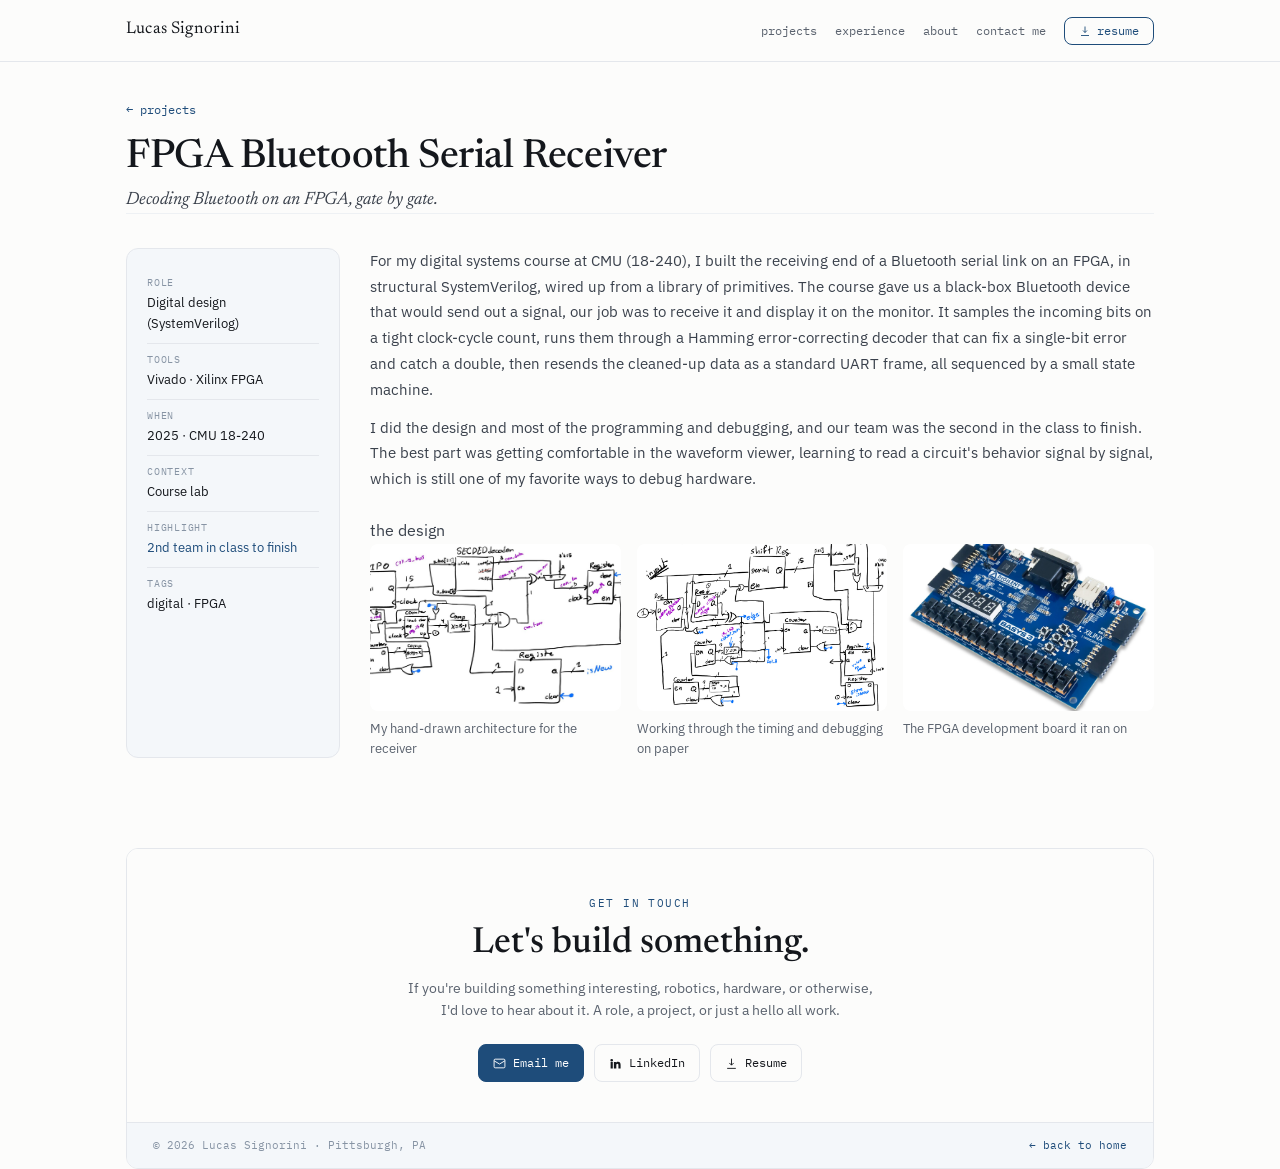
<file: fpga.html>
<!DOCTYPE html>
<html lang="en">
<head>
<meta charset="UTF-8" />
<meta name="viewport" content="width=device-width, initial-scale=1.0" />
<title>FPGA Bluetooth Serial Receiver — Lucas Signorini</title>
<meta name="description" content="A gate-level Bluetooth serial receiver designed on an FPGA in structural SystemVerilog, with a Hamming error-correcting decoder, for CMU's 18-240 digital systems course." />
<link rel="preconnect" href="https://fonts.googleapis.com" />
<link rel="preconnect" href="https://fonts.gstatic.com" crossorigin />
<link href="https://fonts.googleapis.com/css2?family=Newsreader:opsz,wght@6..72,400;6..72,500&family=IBM+Plex+Sans:wght@400;500&family=IBM+Plex+Mono:wght@400;500&display=swap" rel="stylesheet" />
<link rel="stylesheet" href="assets/site.css" />
</head>
<body class="case">

<header class="nav">
  <div class="nav-in">
    <a href="index.html" id="brand" class="brand">Lucas Signorini</a>
    <nav class="nav-links" id="navLinks">
      <a href="index.html#projects">projects</a>
      <a href="index.html#experience">experience</a>
      <a href="index.html#about">about</a>
      <a href="index.html#contact">contact me</a>
      <a href="assets/Lucas_Signorini_Resume.pdf" download class="btn-resume js-resume"><svg viewBox="0 0 24 24"><path d="M12 3v12m0 0 4-4m-4 4-4-4M4 21h16"/></svg>resume</a>
    </nav>
    <button class="menu-btn" id="menuBtn" aria-label="Menu">≡</button>
  </div>
</header>

<main class="wrap">

  <div class="cs-head">
    <a href="index.html#projects" class="back">← projects</a>
    <h1>FPGA Bluetooth Serial Receiver</h1>
    <div class="sub">Decoding Bluetooth on an FPGA, gate by gate.</div>
  </div>

  <div class="cs-grid">

    <aside class="cs-rail">
      <div class="cs-spec">
        <div class="grp"><div class="k">role</div><div class="v">Digital design (SystemVerilog)</div></div>
        <div class="grp"><div class="k">tools</div><div class="v">Vivado · Xilinx FPGA</div></div>
        <div class="grp"><div class="k">when</div><div class="v">2025 · CMU 18-240</div></div>
        <div class="grp"><div class="k">context</div><div class="v">Course lab</div></div>
        <div class="grp"><div class="k">highlight</div><div class="v accent">2nd team in class to finish</div></div>
        <div class="grp"><div class="k">tags</div><div class="v">digital · FPGA</div></div>
      </div>
    </aside>

    <div class="cs-narrative">
      <p>For my digital systems course at CMU (18-240), I built the receiving end of a Bluetooth serial link on an FPGA, in structural SystemVerilog, wired up from a library of primitives. The course gave us a black-box Bluetooth device that would send out a signal, our job was to receive it and display it on the monitor. It samples the incoming bits on a tight clock-cycle count, runs them through a Hamming error-correcting decoder that can fix a single-bit error and catch a double, then resends the cleaned-up data as a standard UART frame, all sequenced by a small state machine.</p>

      <p>I did the design and most of the programming and debugging, and our team was the second in the class to finish. The best part was getting comfortable in the waveform viewer, learning to read a circuit's behavior signal by signal, which is still one of my favorite ways to debug hardware.</p>

      <div class="lite-gallery">
        <div class="lbl">the design</div>
        <div class="ph-grid g3">
          <div class="ph-photo"><div class="pimg"><img src="assets/img/fpga/sketch1.jpg" alt="Hand-drawn architecture of the receiver" loading="lazy"></div><div class="pcap">My hand-drawn architecture for the receiver</div></div>
          <div class="ph-photo"><div class="pimg"><img src="assets/img/fpga/sketch2.jpg" alt="Timing and debugging sketch" loading="lazy"></div><div class="pcap">Working through the timing and debugging on paper</div></div>
          <div class="ph-photo"><div class="pimg"><img src="assets/img/fpga/board.jpg" alt="The FPGA development board" loading="lazy"></div><div class="pcap">The FPGA development board it ran on</div></div>
        </div>
      </div>
    </div>
  </div>

  <section class="closing">
    <div class="closing-top">
      <div class="cta-eyebrow">get in touch</div>
      <h2>Let's build something.</h2>
      <p>If you're building something interesting, robotics, hardware, or otherwise, I'd love to hear about it. A role, a project, or just a hello all work.</p>
      <div class="closing-links">
        <a class="primary email-reveal" href="#" data-e="108,115,105,103,110,111,114,105,64,97,110,100,114,101,119,46,99,109,117,46,101,100,117"><svg viewBox="0 0 24 24"><rect x="2" y="4" width="20" height="16" rx="2"/><path d="m22 7-10 6L2 7"/></svg> <span class="et">Email me</span></a>
        <a href="https://linkedin.com/in/lucas-d-signorini/" target="_blank" rel="noopener"><svg viewBox="0 0 24 24" style="fill:currentColor;stroke:none"><path d="M4.98 3.5a2.5 2.5 0 1 1 0 5 2.5 2.5 0 0 1 0-5zM3 9h4v12H3zM9 9h3.8v1.7h.05c.53-1 1.83-2.05 3.77-2.05 4.03 0 4.78 2.65 4.78 6.1V21h-4v-5.4c0-1.29-.02-2.95-1.8-2.95-1.8 0-2.08 1.4-2.08 2.85V21H9z"/></svg> LinkedIn</a>
        <a href="assets/Lucas_Signorini_Resume.pdf" download class="js-resume"><svg viewBox="0 0 24 24"><path d="M12 3v12m0 0 4-4m-4 4-4-4M4 21h16"/></svg> Resume</a>
      </div>
    </div>
    <div class="footer">
      <span>© 2026 Lucas Signorini · Pittsburgh, PA</span>
      <a href="index.html">← back to home</a>
    </div>
  </section>

</main>

<script src="assets/site.js"></script>
</body>
</html>
</file>
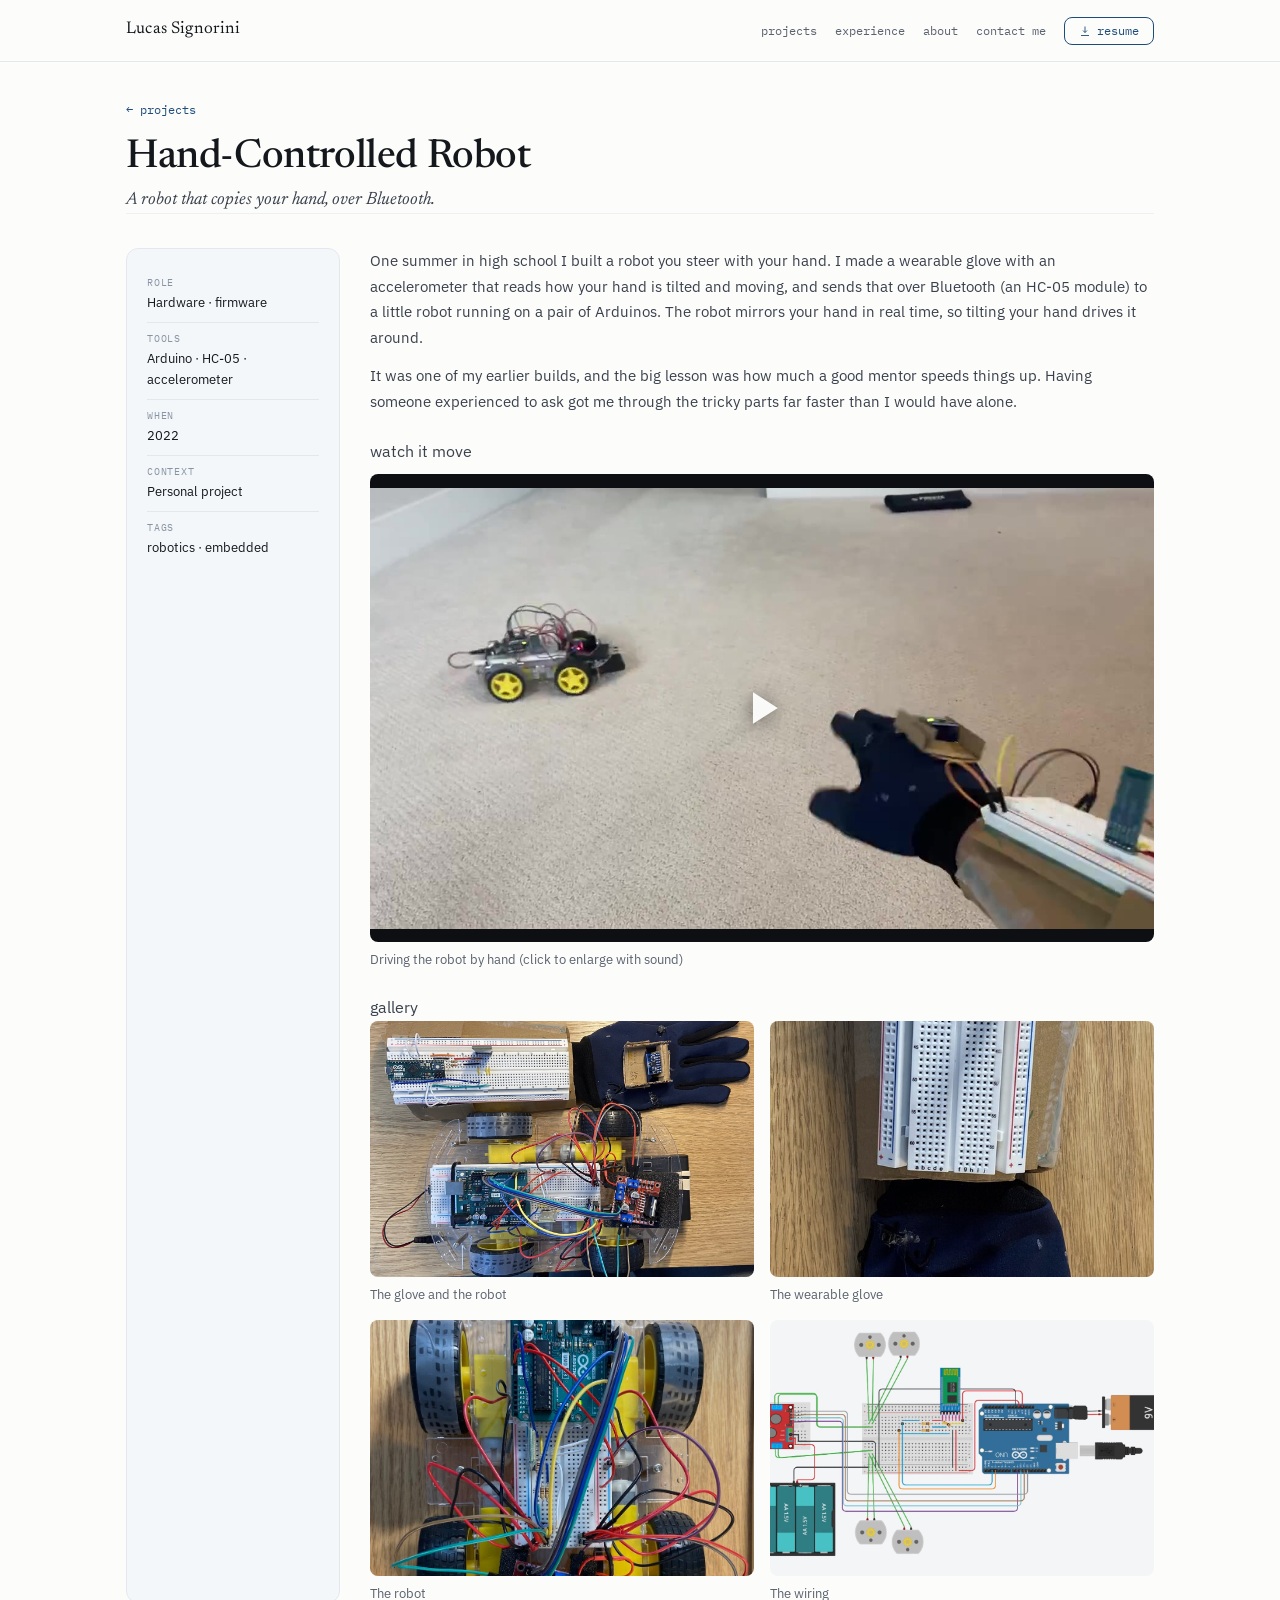
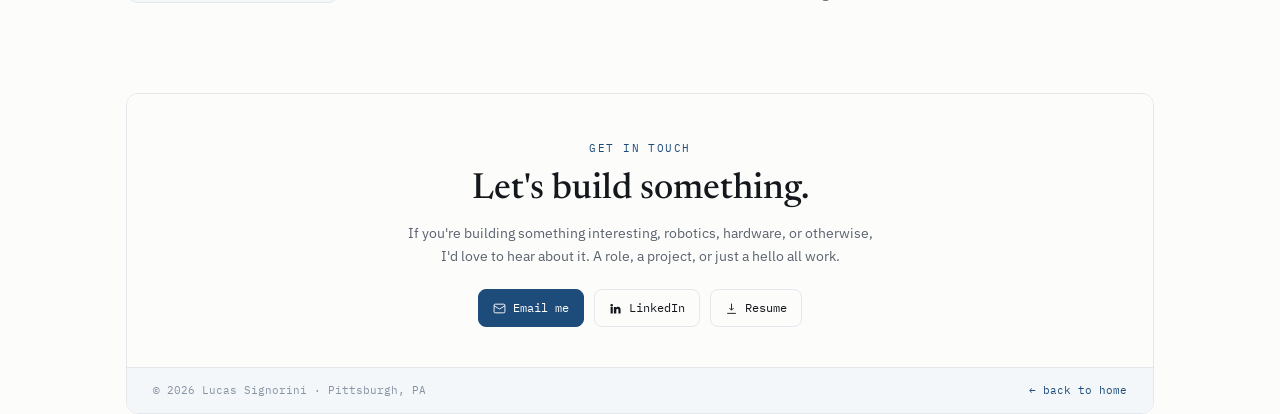
<file: hand-robot.html>
<!DOCTYPE html>
<html lang="en">
<head>
<meta charset="UTF-8" />
<meta name="viewport" content="width=device-width, initial-scale=1.0" />
<title>Hand-Controlled Robot — Lucas Signorini</title>
<meta name="description" content="A robot steered by a wearable glove: an accelerometer reads your hand and sends it over Bluetooth to a pair of Arduinos that mirror the movement in real time." />
<link rel="preconnect" href="https://fonts.googleapis.com" />
<link rel="preconnect" href="https://fonts.gstatic.com" crossorigin />
<link href="https://fonts.googleapis.com/css2?family=Newsreader:opsz,wght@6..72,400;6..72,500&family=IBM+Plex+Sans:wght@400;500&family=IBM+Plex+Mono:wght@400;500&display=swap" rel="stylesheet" />
<link rel="stylesheet" href="assets/site.css" />
</head>
<body class="case">

<header class="nav">
  <div class="nav-in">
    <a href="index.html" id="brand" class="brand">Lucas Signorini</a>
    <nav class="nav-links" id="navLinks">
      <a href="index.html#projects">projects</a>
      <a href="index.html#experience">experience</a>
      <a href="index.html#about">about</a>
      <a href="index.html#contact">contact me</a>
      <a href="assets/Lucas_Signorini_Resume.pdf" download class="btn-resume js-resume"><svg viewBox="0 0 24 24"><path d="M12 3v12m0 0 4-4m-4 4-4-4M4 21h16"/></svg>resume</a>
    </nav>
    <button class="menu-btn" id="menuBtn" aria-label="Menu">≡</button>
  </div>
</header>

<main class="wrap">

  <div class="cs-head">
    <a href="index.html#projects" class="back">← projects</a>
    <h1>Hand-Controlled Robot</h1>
    <div class="sub">A robot that copies your hand, over Bluetooth.</div>
  </div>

  <div class="cs-grid">

    <aside class="cs-rail">
      <div class="cs-spec">
        <div class="grp"><div class="k">role</div><div class="v">Hardware · firmware</div></div>
        <div class="grp"><div class="k">tools</div><div class="v">Arduino · HC-05 · accelerometer</div></div>
        <div class="grp"><div class="k">when</div><div class="v">2022</div></div>
        <div class="grp"><div class="k">context</div><div class="v">Personal project</div></div>
        <div class="grp"><div class="k">tags</div><div class="v">robotics · embedded</div></div>
      </div>
    </aside>

    <div class="cs-narrative">
      <p>One summer in high school I built a robot you steer with your hand. I made a wearable glove with an accelerometer that reads how your hand is tilted and moving, and sends that over Bluetooth (an HC-05 module) to a little robot running on a pair of Arduinos. The robot mirrors your hand in real time, so tilting your hand drives it around.</p>

      <p>It was one of my earlier builds, and the big lesson was how much a good mentor speeds things up. Having someone experienced to ask got me through the tricky parts far faster than I would have alone.</p>

      <div class="video-feature">
        <div class="lbl">watch it move</div>
        <div class="vwrap"><video src="assets/img/hand/demo.mp4" poster="assets/img/hand/demo-poster.jpg" autoplay muted playsinline></video></div>
        <div class="pcap">Driving the robot by hand (click to enlarge with sound)</div>
      </div>

      <div class="lite-gallery">
        <div class="lbl">gallery</div>
        <div class="ph-grid">
          <div class="ph-photo"><div class="pimg"><img src="assets/img/hand/setup.jpg" alt="The glove and the robot" loading="lazy"></div><div class="pcap">The glove and the robot</div></div>
          <div class="ph-photo"><div class="pimg"><img src="assets/img/hand/glove.jpg" alt="The wearable glove" loading="lazy"></div><div class="pcap">The wearable glove</div></div>
          <div class="ph-photo"><div class="pimg"><img src="assets/img/hand/robot.jpg" alt="The robot" loading="lazy"></div><div class="pcap">The robot</div></div>
          <div class="ph-photo"><div class="pimg"><img src="assets/img/hand/wiring.jpg" alt="The wiring" loading="lazy"></div><div class="pcap">The wiring</div></div>
        </div>
      </div>
    </div>
  </div>

  <section class="closing">
    <div class="closing-top">
      <div class="cta-eyebrow">get in touch</div>
      <h2>Let's build something.</h2>
      <p>If you're building something interesting, robotics, hardware, or otherwise, I'd love to hear about it. A role, a project, or just a hello all work.</p>
      <div class="closing-links">
        <a class="primary email-reveal" href="#" data-e="108,115,105,103,110,111,114,105,64,97,110,100,114,101,119,46,99,109,117,46,101,100,117"><svg viewBox="0 0 24 24"><rect x="2" y="4" width="20" height="16" rx="2"/><path d="m22 7-10 6L2 7"/></svg> <span class="et">Email me</span></a>
        <a href="https://linkedin.com/in/lucas-d-signorini/" target="_blank" rel="noopener"><svg viewBox="0 0 24 24" style="fill:currentColor;stroke:none"><path d="M4.98 3.5a2.5 2.5 0 1 1 0 5 2.5 2.5 0 0 1 0-5zM3 9h4v12H3zM9 9h3.8v1.7h.05c.53-1 1.83-2.05 3.77-2.05 4.03 0 4.78 2.65 4.78 6.1V21h-4v-5.4c0-1.29-.02-2.95-1.8-2.95-1.8 0-2.08 1.4-2.08 2.85V21H9z"/></svg> LinkedIn</a>
        <a href="assets/Lucas_Signorini_Resume.pdf" download class="js-resume"><svg viewBox="0 0 24 24"><path d="M12 3v12m0 0 4-4m-4 4-4-4M4 21h16"/></svg> Resume</a>
      </div>
    </div>
    <div class="footer">
      <span>© 2026 Lucas Signorini · Pittsburgh, PA</span>
      <a href="index.html">← back to home</a>
    </div>
  </section>

</main>

<script src="assets/site.js"></script>
</body>
</html>
</file>
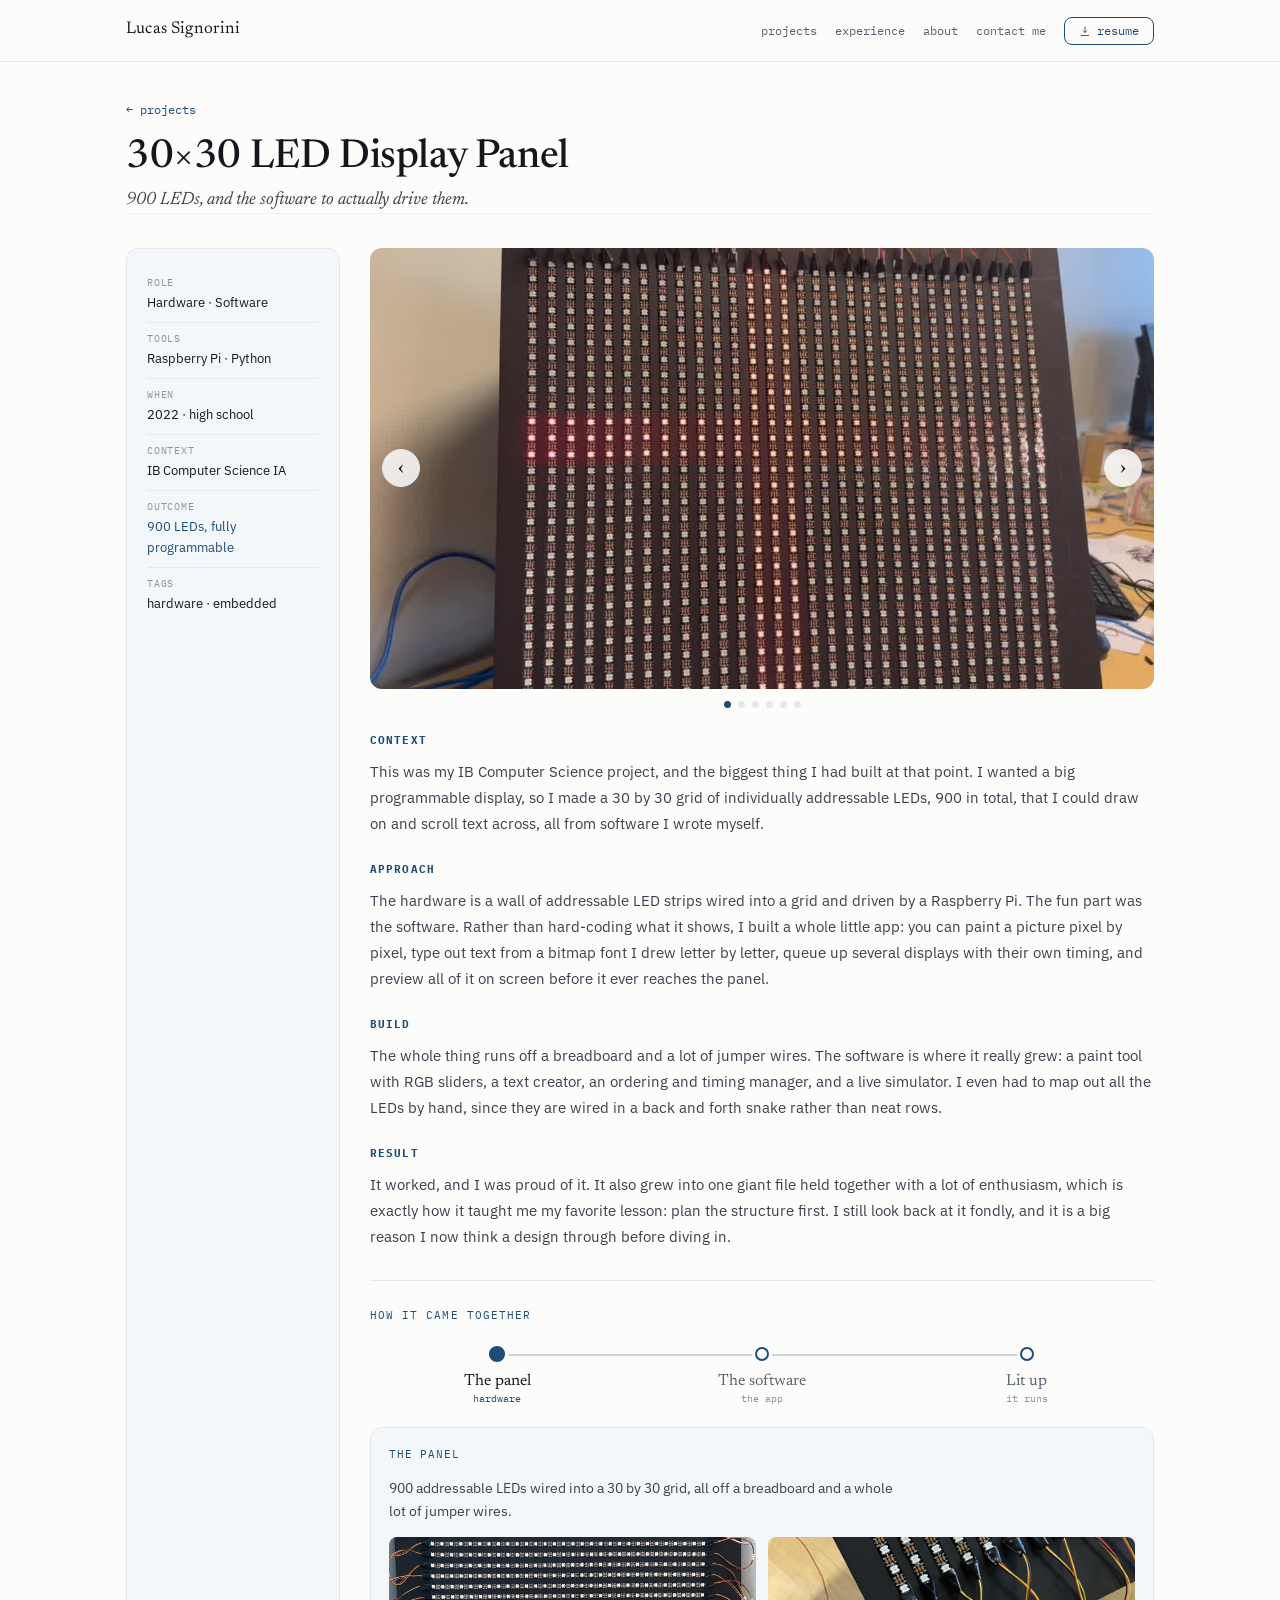
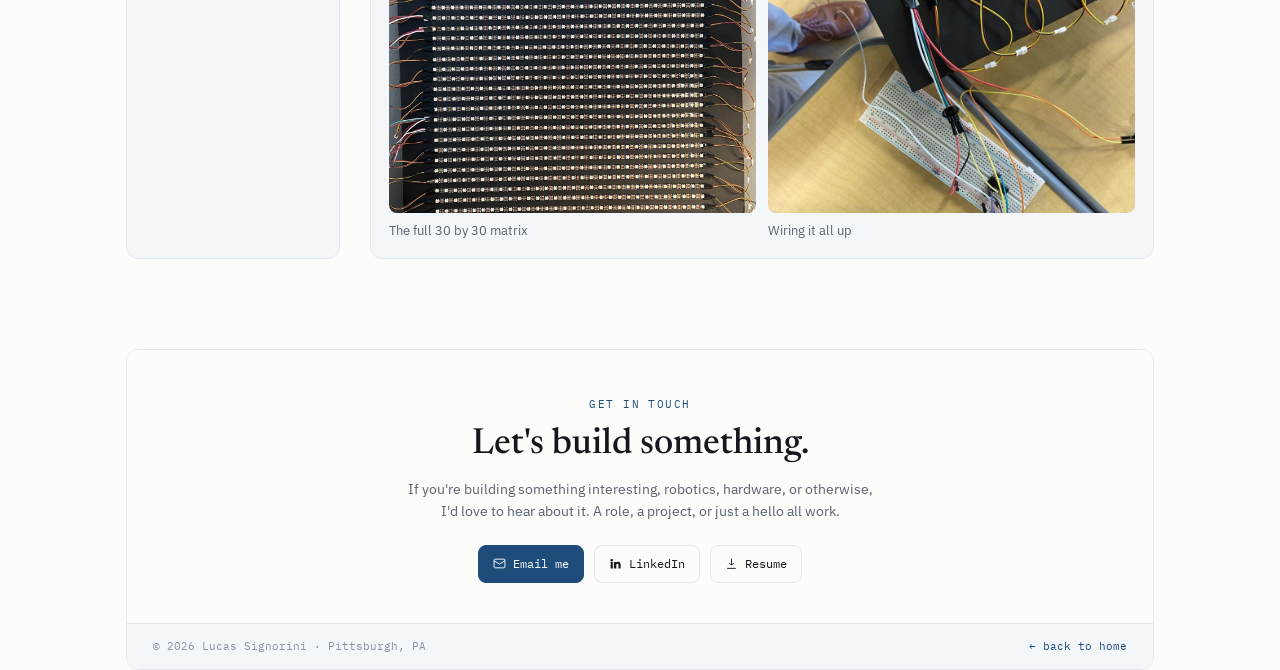
<file: led-panel.html>
<!DOCTYPE html>
<html lang="en">
<head>
<meta charset="UTF-8" />
<meta name="viewport" content="width=device-width, initial-scale=1.0" />
<title>30×30 LED Display Panel — Lucas Signorini</title>
<meta name="description" content="A 900-LED programmable display built in high school for my IB Computer Science project, with custom software to draw, scroll text, and preview it live." />
<link rel="preconnect" href="https://fonts.googleapis.com" />
<link rel="preconnect" href="https://fonts.gstatic.com" crossorigin />
<link href="https://fonts.googleapis.com/css2?family=Newsreader:opsz,wght@6..72,400;6..72,500&family=IBM+Plex+Sans:wght@400;500&family=IBM+Plex+Mono:wght@400;500&display=swap" rel="stylesheet" />
<link rel="stylesheet" href="assets/site.css" />
</head>
<body class="case">

<header class="nav">
  <div class="nav-in">
    <a href="index.html" id="brand" class="brand">Lucas Signorini</a>
    <nav class="nav-links" id="navLinks">
      <a href="index.html#projects">projects</a>
      <a href="index.html#experience">experience</a>
      <a href="index.html#about">about</a>
      <a href="index.html#contact">contact me</a>
      <a href="assets/Lucas_Signorini_Resume.pdf" download class="btn-resume js-resume"><svg viewBox="0 0 24 24"><path d="M12 3v12m0 0 4-4m-4 4-4-4M4 21h16"/></svg>resume</a>
    </nav>
    <button class="menu-btn" id="menuBtn" aria-label="Menu">≡</button>
  </div>
</header>

<main class="wrap">

  <div class="cs-head">
    <a href="index.html#projects" class="back">← projects</a>
    <h1>30×30 LED Display Panel</h1>
    <div class="sub">900 LEDs, and the software to actually drive them.</div>
  </div>

  <div class="cs-grid">

    <aside class="cs-rail">
      <div class="cs-spec">
        <div class="grp"><div class="k">role</div><div class="v">Hardware · Software</div></div>
        <div class="grp"><div class="k">tools</div><div class="v">Raspberry Pi · Python</div></div>
        <div class="grp"><div class="k">when</div><div class="v">2022 · high school</div></div>
        <div class="grp"><div class="k">context</div><div class="v">IB Computer Science IA</div></div>
        <div class="grp"><div class="k">outcome</div><div class="v accent">900 LEDs, fully programmable</div></div>
        <div class="grp"><div class="k">tags</div><div class="v">hardware · embedded</div></div>
      </div>
    </aside>

    <div class="cs-narrative">

      <div class="cs-carousel" data-carousel>
        <div class="carousel-viewport">
          <div class="carousel-track">
            <div class="slide"><img src="assets/img/led/lit.jpg" alt="The LED panel lit up and running" loading="lazy"></div>
            <div class="slide"><img src="assets/img/led/panel.jpg" alt="The full 30 by 30 LED matrix" loading="lazy"></div>
            <div class="slide"><img src="assets/img/led/wiring.jpg" alt="The panel wiring and breadboard" loading="lazy"></div>
            <div class="slide"><img src="assets/img/led/paint.jpg" alt="The paint tool with RGB sliders" loading="lazy"></div>
            <div class="slide"><img src="assets/img/led/text.jpg" alt="Previewing scrolling text on screen" loading="lazy"></div>
            <div class="slide"><img src="assets/img/led/setup.jpg" alt="The Raspberry Pi setup" loading="lazy"></div>
          </div>
          <button class="carousel-btn prev" aria-label="Previous image">‹</button>
          <button class="carousel-btn next" aria-label="Next image">›</button>
        </div>
        <div class="carousel-dots"></div>
      </div>

      <h3>Context</h3>
      <p>This was my IB Computer Science project, and the biggest thing I had built at that point. I wanted a big programmable display, so I made a 30 by 30 grid of individually addressable LEDs, 900 in total, that I could draw on and scroll text across, all from software I wrote myself.</p>

      <h3>Approach</h3>
      <p>The hardware is a wall of addressable LED strips wired into a grid and driven by a Raspberry Pi. The fun part was the software. Rather than hard-coding what it shows, I built a whole little app: you can paint a picture pixel by pixel, type out text from a bitmap font I drew letter by letter, queue up several displays with their own timing, and preview all of it on screen before it ever reaches the panel.</p>

      <h3>Build</h3>
      <p>The whole thing runs off a breadboard and a lot of jumper wires. The software is where it really grew: a paint tool with RGB sliders, a text creator, an ordering and timing manager, and a live simulator. I even had to map out all the LEDs by hand, since they are wired in a back and forth snake rather than neat rows.</p>

      <h3>Result</h3>
      <p>It worked, and I was proud of it. It also grew into one giant file held together with a lot of enthusiasm, which is exactly how it taught me my favorite lesson: plan the structure first. I still look back at it fondly, and it is a big reason I now think a design through before diving in.</p>

      <div class="timeline" data-timeline>
        <div class="lbl">how it came together</div>
        <div class="ph-stepper three">
          <div class="ph-line"></div>
          <div class="ph-nodes">
            <button class="ph-node active" data-phase="0"><span class="ph-dot"></span><span class="ph-name">The panel</span><span class="ph-meta">hardware</span></button>
            <button class="ph-node" data-phase="1"><span class="ph-dot"></span><span class="ph-name">The software</span><span class="ph-meta">the app</span></button>
            <button class="ph-node" data-phase="2"><span class="ph-dot"></span><span class="ph-name">Lit up</span><span class="ph-meta">it runs</span></button>
          </div>
        </div>

        <div class="ph-panels">
          <div class="ph-panel" data-panel="0">
            <div class="ph-panel-lbl">the panel</div>
            <div class="ph-desc">900 addressable LEDs wired into a 30 by 30 grid, all off a breadboard and a whole lot of jumper wires.</div>
            <div class="ph-grid">
              <div class="ph-photo"><div class="pimg"><img src="assets/img/led/panel.jpg" alt="The full LED matrix" loading="lazy"></div><div class="pcap">The full 30 by 30 matrix</div></div>
              <div class="ph-photo"><div class="pimg"><img src="assets/img/led/wiring.jpg" alt="The wiring and breadboard" loading="lazy"></div><div class="pcap">Wiring it all up</div></div>
            </div>
          </div>

          <div class="ph-panel" data-panel="1" hidden>
            <div class="ph-panel-lbl">the software</div>
            <div class="ph-desc">A little app to run it all: paint a picture pixel by pixel, type text from a hand-drawn bitmap font, and preview everything on screen before sending it to the panel.</div>
            <div class="ph-grid">
              <div class="ph-photo"><div class="pimg"><img src="assets/img/led/paint.jpg" alt="The paint tool" loading="lazy"></div><div class="pcap">The paint tool</div></div>
              <div class="ph-photo"><div class="pimg"><img src="assets/img/led/text.jpg" alt="Previewing text on screen" loading="lazy"></div><div class="pcap">Previewing text before it displays</div></div>
            </div>
          </div>

          <div class="ph-panel" data-panel="2" hidden>
            <div class="ph-panel-lbl">lit up</div>
            <div class="ph-desc">The finished panel running my drawings and scrolling text, all from software I wrote.</div>
            <div class="ph-grid">
              <div class="ph-photo"><div class="pimg"><img src="assets/img/led/lit.jpg" alt="The panel lit up" loading="lazy"></div><div class="pcap">The panel running</div></div>
            </div>
          </div>
        </div>
      </div>
    </div>
  </div>

  <section class="closing">
    <div class="closing-top">
      <div class="cta-eyebrow">get in touch</div>
      <h2>Let's build something.</h2>
      <p>If you're building something interesting, robotics, hardware, or otherwise, I'd love to hear about it. A role, a project, or just a hello all work.</p>
      <div class="closing-links">
        <a class="primary email-reveal" href="#" data-e="108,115,105,103,110,111,114,105,64,97,110,100,114,101,119,46,99,109,117,46,101,100,117"><svg viewBox="0 0 24 24"><rect x="2" y="4" width="20" height="16" rx="2"/><path d="m22 7-10 6L2 7"/></svg> <span class="et">Email me</span></a>
        <a href="https://linkedin.com/in/lucas-d-signorini/" target="_blank" rel="noopener"><svg viewBox="0 0 24 24" style="fill:currentColor;stroke:none"><path d="M4.98 3.5a2.5 2.5 0 1 1 0 5 2.5 2.5 0 0 1 0-5zM3 9h4v12H3zM9 9h3.8v1.7h.05c.53-1 1.83-2.05 3.77-2.05 4.03 0 4.78 2.65 4.78 6.1V21h-4v-5.4c0-1.29-.02-2.95-1.8-2.95-1.8 0-2.08 1.4-2.08 2.85V21H9z"/></svg> LinkedIn</a>
        <a href="assets/Lucas_Signorini_Resume.pdf" download class="js-resume"><svg viewBox="0 0 24 24"><path d="M12 3v12m0 0 4-4m-4 4-4-4M4 21h16"/></svg> Resume</a>
      </div>
    </div>
    <div class="footer">
      <span>© 2026 Lucas Signorini · Pittsburgh, PA</span>
      <a href="index.html">← back to home</a>
    </div>
  </section>

</main>

<script src="assets/site.js"></script>
</body>
</html>
</file>
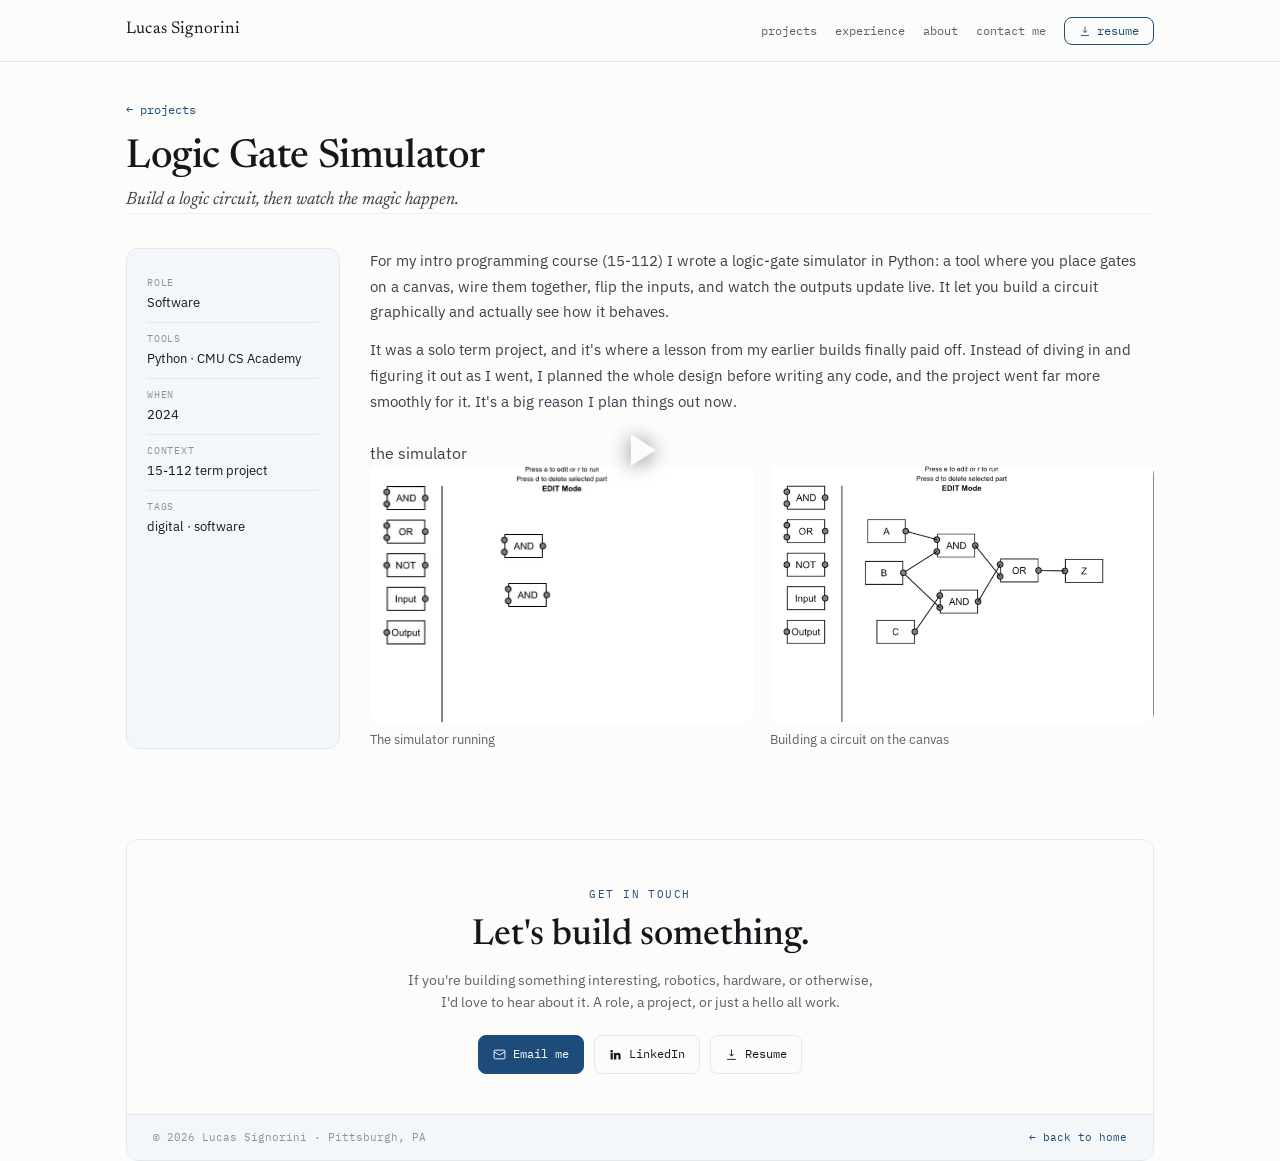
<file: logic-gate.html>
<!DOCTYPE html>
<html lang="en">
<head>
<meta charset="UTF-8" />
<meta name="viewport" content="width=device-width, initial-scale=1.0" />
<title>Logic Gate Simulator — Lucas Signorini</title>
<meta name="description" content="A Python logic-gate simulator where you place gates on a canvas, wire them together, flip the inputs, and watch the outputs update live. A 15-112 term project." />
<link rel="preconnect" href="https://fonts.googleapis.com" />
<link rel="preconnect" href="https://fonts.gstatic.com" crossorigin />
<link href="https://fonts.googleapis.com/css2?family=Newsreader:opsz,wght@6..72,400;6..72,500&family=IBM+Plex+Sans:wght@400;500&family=IBM+Plex+Mono:wght@400;500&display=swap" rel="stylesheet" />
<link rel="stylesheet" href="assets/site.css" />
</head>
<body class="case">

<header class="nav">
  <div class="nav-in">
    <a href="index.html" id="brand" class="brand">Lucas Signorini</a>
    <nav class="nav-links" id="navLinks">
      <a href="index.html#projects">projects</a>
      <a href="index.html#experience">experience</a>
      <a href="index.html#about">about</a>
      <a href="index.html#contact">contact me</a>
      <a href="assets/Lucas_Signorini_Resume.pdf" download class="btn-resume js-resume"><svg viewBox="0 0 24 24"><path d="M12 3v12m0 0 4-4m-4 4-4-4M4 21h16"/></svg>resume</a>
    </nav>
    <button class="menu-btn" id="menuBtn" aria-label="Menu">≡</button>
  </div>
</header>

<main class="wrap">

  <div class="cs-head">
    <a href="index.html#projects" class="back">← projects</a>
    <h1>Logic Gate Simulator</h1>
    <div class="sub">Build a logic circuit, then watch the magic happen.</div>
  </div>

  <div class="cs-grid">

    <aside class="cs-rail">
      <div class="cs-spec">
        <div class="grp"><div class="k">role</div><div class="v">Software</div></div>
        <div class="grp"><div class="k">tools</div><div class="v">Python · CMU CS Academy</div></div>
        <div class="grp"><div class="k">when</div><div class="v">2024</div></div>
        <div class="grp"><div class="k">context</div><div class="v">15-112 term project</div></div>
        <div class="grp"><div class="k">tags</div><div class="v">digital · software</div></div>
      </div>
    </aside>

    <div class="cs-narrative">
      <p>For my intro programming course (15-112) I wrote a logic-gate simulator in Python: a tool where you place gates on a canvas, wire them together, flip the inputs, and watch the outputs update live. It let you build a circuit graphically and actually see how it behaves.</p>

      <p>It was a solo term project, and it's where a lesson from my earlier builds finally paid off. Instead of diving in and figuring it out as I went, I planned the whole design before writing any code, and the project went far more smoothly for it. It's a big reason I plan things out now.</p>

      <div class="lite-gallery">
        <div class="lbl">the simulator</div>
        <div class="ph-grid">
          <div class="ph-photo"><div class="pimg"><video src="assets/img/logic/demo.mp4" poster="assets/img/logic/demo-poster.jpg" autoplay muted playsinline></video></div><div class="pcap">The simulator running</div></div>
          <div class="ph-photo"><div class="pimg"><img src="assets/img/logic/cover.jpg" alt="The logic gate simulator" loading="lazy"></div><div class="pcap">Building a circuit on the canvas</div></div>
        </div>
      </div>
    </div>
  </div>

  <section class="closing">
    <div class="closing-top">
      <div class="cta-eyebrow">get in touch</div>
      <h2>Let's build something.</h2>
      <p>If you're building something interesting, robotics, hardware, or otherwise, I'd love to hear about it. A role, a project, or just a hello all work.</p>
      <div class="closing-links">
        <a class="primary email-reveal" href="#" data-e="108,115,105,103,110,111,114,105,64,97,110,100,114,101,119,46,99,109,117,46,101,100,117"><svg viewBox="0 0 24 24"><rect x="2" y="4" width="20" height="16" rx="2"/><path d="m22 7-10 6L2 7"/></svg> <span class="et">Email me</span></a>
        <a href="https://linkedin.com/in/lucas-d-signorini/" target="_blank" rel="noopener"><svg viewBox="0 0 24 24" style="fill:currentColor;stroke:none"><path d="M4.98 3.5a2.5 2.5 0 1 1 0 5 2.5 2.5 0 0 1 0-5zM3 9h4v12H3zM9 9h3.8v1.7h.05c.53-1 1.83-2.05 3.77-2.05 4.03 0 4.78 2.65 4.78 6.1V21h-4v-5.4c0-1.29-.02-2.95-1.8-2.95-1.8 0-2.08 1.4-2.08 2.85V21H9z"/></svg> LinkedIn</a>
        <a href="assets/Lucas_Signorini_Resume.pdf" download class="js-resume"><svg viewBox="0 0 24 24"><path d="M12 3v12m0 0 4-4m-4 4-4-4M4 21h16"/></svg> Resume</a>
      </div>
    </div>
    <div class="footer">
      <span>© 2026 Lucas Signorini · Pittsburgh, PA</span>
      <a href="index.html">← back to home</a>
    </div>
  </section>

</main>

<script src="assets/site.js"></script>
</body>
</html>
</file>
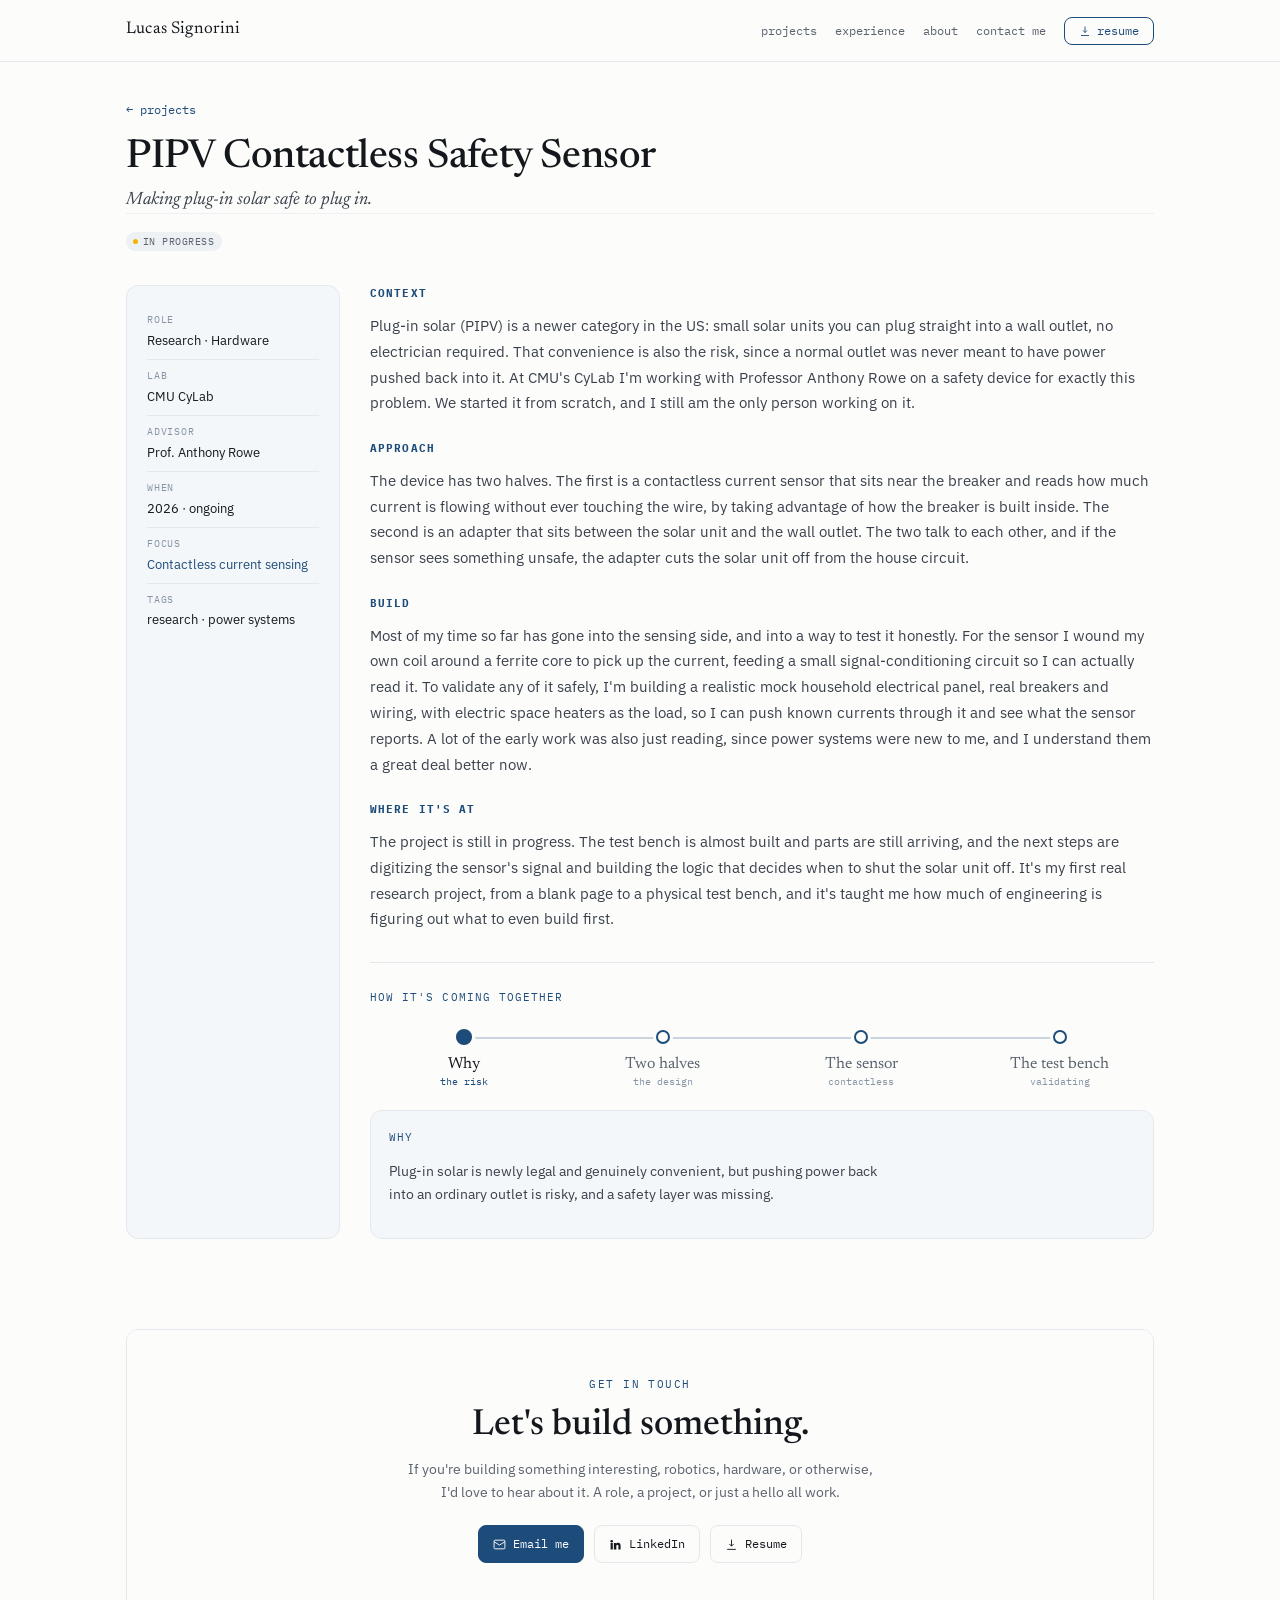
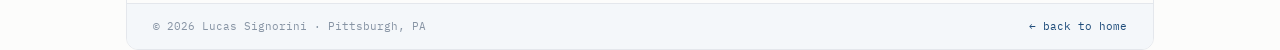
<file: pipv.html>
<!DOCTYPE html>
<html lang="en">
<head>
<meta charset="UTF-8" />
<meta name="viewport" content="width=device-width, initial-scale=1.0" />
<title>PIPV Contactless Safety Sensor — Lucas Signorini</title>
<meta name="description" content="An ongoing CMU CyLab research project with Professor Anthony Rowe: a safety device for plug-in solar that reads a breaker's current without touching it and can cut the solar unit off if conditions look unsafe." />
<link rel="preconnect" href="https://fonts.googleapis.com" />
<link rel="preconnect" href="https://fonts.gstatic.com" crossorigin />
<link href="https://fonts.googleapis.com/css2?family=Newsreader:opsz,wght@6..72,400;6..72,500&family=IBM+Plex+Sans:wght@400;500&family=IBM+Plex+Mono:wght@400;500&display=swap" rel="stylesheet" />
<link rel="stylesheet" href="assets/site.css" />
</head>
<body class="case">

<header class="nav">
  <div class="nav-in">
    <a href="index.html" id="brand" class="brand">Lucas Signorini</a>
    <nav class="nav-links" id="navLinks">
      <a href="index.html#projects">projects</a>
      <a href="index.html#experience">experience</a>
      <a href="index.html#about">about</a>
      <a href="index.html#contact">contact me</a>
      <a href="assets/Lucas_Signorini_Resume.pdf" download class="btn-resume js-resume"><svg viewBox="0 0 24 24"><path d="M12 3v12m0 0 4-4m-4 4-4-4M4 21h16"/></svg>resume</a>
    </nav>
    <button class="menu-btn" id="menuBtn" aria-label="Menu">≡</button>
  </div>
</header>

<main class="wrap">

  <div class="cs-head">
    <a href="index.html#projects" class="back">← projects</a>
    <h1>PIPV Contactless Safety Sensor</h1>
    <div class="sub">Making plug-in solar safe to plug in.</div>
    <div class="cs-status"><span class="status-pill">in progress</span></div>
  </div>

  <div class="cs-grid">

    <aside class="cs-rail">
      <div class="cs-spec">
        <div class="grp"><div class="k">role</div><div class="v">Research · Hardware</div></div>
        <div class="grp"><div class="k">lab</div><div class="v">CMU CyLab</div></div>
        <div class="grp"><div class="k">advisor</div><div class="v">Prof. Anthony Rowe</div></div>
        <div class="grp"><div class="k">when</div><div class="v">2026 · ongoing</div></div>
        <div class="grp"><div class="k">focus</div><div class="v accent">Contactless current sensing</div></div>
        <div class="grp"><div class="k">tags</div><div class="v">research · power systems</div></div>
      </div>
    </aside>

    <div class="cs-narrative">

      <h3>Context</h3>
      <p>Plug-in solar (PIPV) is a newer category in the US: small solar units you can plug straight into a wall outlet, no electrician required. That convenience is also the risk, since a normal outlet was never meant to have power pushed back into it. At CMU's CyLab I'm working with Professor Anthony Rowe on a safety device for exactly this problem. We started it from scratch, and I still am the only person working on it.</p>

      <h3>Approach</h3>
      <p>The device has two halves. The first is a contactless current sensor that sits near the breaker and reads how much current is flowing without ever touching the wire, by taking advantage of how the breaker is built inside. The second is an adapter that sits between the solar unit and the wall outlet. The two talk to each other, and if the sensor sees something unsafe, the adapter cuts the solar unit off from the house circuit.</p>

      <h3>Build</h3>
      <p>Most of my time so far has gone into the sensing side, and into a way to test it honestly. For the sensor I wound my own coil around a ferrite core to pick up the current, feeding a small signal-conditioning circuit so I can actually read it. To validate any of it safely, I'm building a realistic mock household electrical panel, real breakers and wiring, with electric space heaters as the load, so I can push known currents through it and see what the sensor reports. A lot of the early work was also just reading, since power systems were new to me, and I understand them a great deal better now.</p>

      <h3>Where it's at</h3>
      <p>The project is still in progress. The test bench is almost built and parts are still arriving, and the next steps are digitizing the sensor's signal and building the logic that decides when to shut the solar unit off. It's my first real research project, from a blank page to a physical test bench, and it's taught me how much of engineering is figuring out what to even build first.</p>

      <div class="timeline" data-timeline>
        <div class="lbl">how it's coming together</div>
        <div class="ph-stepper">
          <div class="ph-line"></div>
          <div class="ph-nodes">
            <button class="ph-node active" data-phase="0"><span class="ph-dot"></span><span class="ph-name">Why</span><span class="ph-meta">the risk</span></button>
            <button class="ph-node" data-phase="1"><span class="ph-dot"></span><span class="ph-name">Two halves</span><span class="ph-meta">the design</span></button>
            <button class="ph-node" data-phase="2"><span class="ph-dot"></span><span class="ph-name">The sensor</span><span class="ph-meta">contactless</span></button>
            <button class="ph-node" data-phase="3"><span class="ph-dot"></span><span class="ph-name">The test bench</span><span class="ph-meta">validating</span></button>
          </div>
        </div>

        <div class="ph-panels">
          <div class="ph-panel" data-panel="0">
            <div class="ph-panel-lbl">why</div>
            <div class="ph-desc">Plug-in solar is newly legal and genuinely convenient, but pushing power back into an ordinary outlet is risky, and a safety layer was missing.</div>
          </div>

          <div class="ph-panel" data-panel="1" hidden>
            <div class="ph-panel-lbl">two halves</div>
            <div class="ph-desc">A contactless sensor at the breaker and an adapter between the solar unit and the outlet, talking to each other. If the sensor sees something unsafe, the adapter cuts the solar unit off from the house circuit.</div>
          </div>

          <div class="ph-panel" data-panel="2" hidden>
            <div class="ph-panel-lbl">the sensor</div>
            <div class="ph-desc">A hand-wound coil on a ferrite core that reads the breaker's current without contact, using how the breaker is built inside, feeding a small circuit so I can actually read the signal.</div>
          </div>

          <div class="ph-panel" data-panel="3" hidden>
            <div class="ph-panel-lbl">the test bench</div>
            <div class="ph-desc">A mock household panel with real breakers and space-heater loads, so I can push known currents through it and check what the sensor sees. Still in progress.</div>
          </div>
        </div>
      </div>
    </div>
  </div>

  <section class="closing">
    <div class="closing-top">
      <div class="cta-eyebrow">get in touch</div>
      <h2>Let's build something.</h2>
      <p>If you're building something interesting, robotics, hardware, or otherwise, I'd love to hear about it. A role, a project, or just a hello all work.</p>
      <div class="closing-links">
        <a class="primary email-reveal" href="#" data-e="108,115,105,103,110,111,114,105,64,97,110,100,114,101,119,46,99,109,117,46,101,100,117"><svg viewBox="0 0 24 24"><rect x="2" y="4" width="20" height="16" rx="2"/><path d="m22 7-10 6L2 7"/></svg> <span class="et">Email me</span></a>
        <a href="https://linkedin.com/in/lucas-d-signorini/" target="_blank" rel="noopener"><svg viewBox="0 0 24 24" style="fill:currentColor;stroke:none"><path d="M4.98 3.5a2.5 2.5 0 1 1 0 5 2.5 2.5 0 0 1 0-5zM3 9h4v12H3zM9 9h3.8v1.7h.05c.53-1 1.83-2.05 3.77-2.05 4.03 0 4.78 2.65 4.78 6.1V21h-4v-5.4c0-1.29-.02-2.95-1.8-2.95-1.8 0-2.08 1.4-2.08 2.85V21H9z"/></svg> LinkedIn</a>
        <a href="assets/Lucas_Signorini_Resume.pdf" download class="js-resume"><svg viewBox="0 0 24 24"><path d="M12 3v12m0 0 4-4m-4 4-4-4M4 21h16"/></svg> Resume</a>
      </div>
    </div>
    <div class="footer">
      <span>© 2026 Lucas Signorini · Pittsburgh, PA</span>
      <a href="index.html">← back to home</a>
    </div>
  </section>

</main>

<script src="assets/site.js"></script>
</body>
</html>
</file>
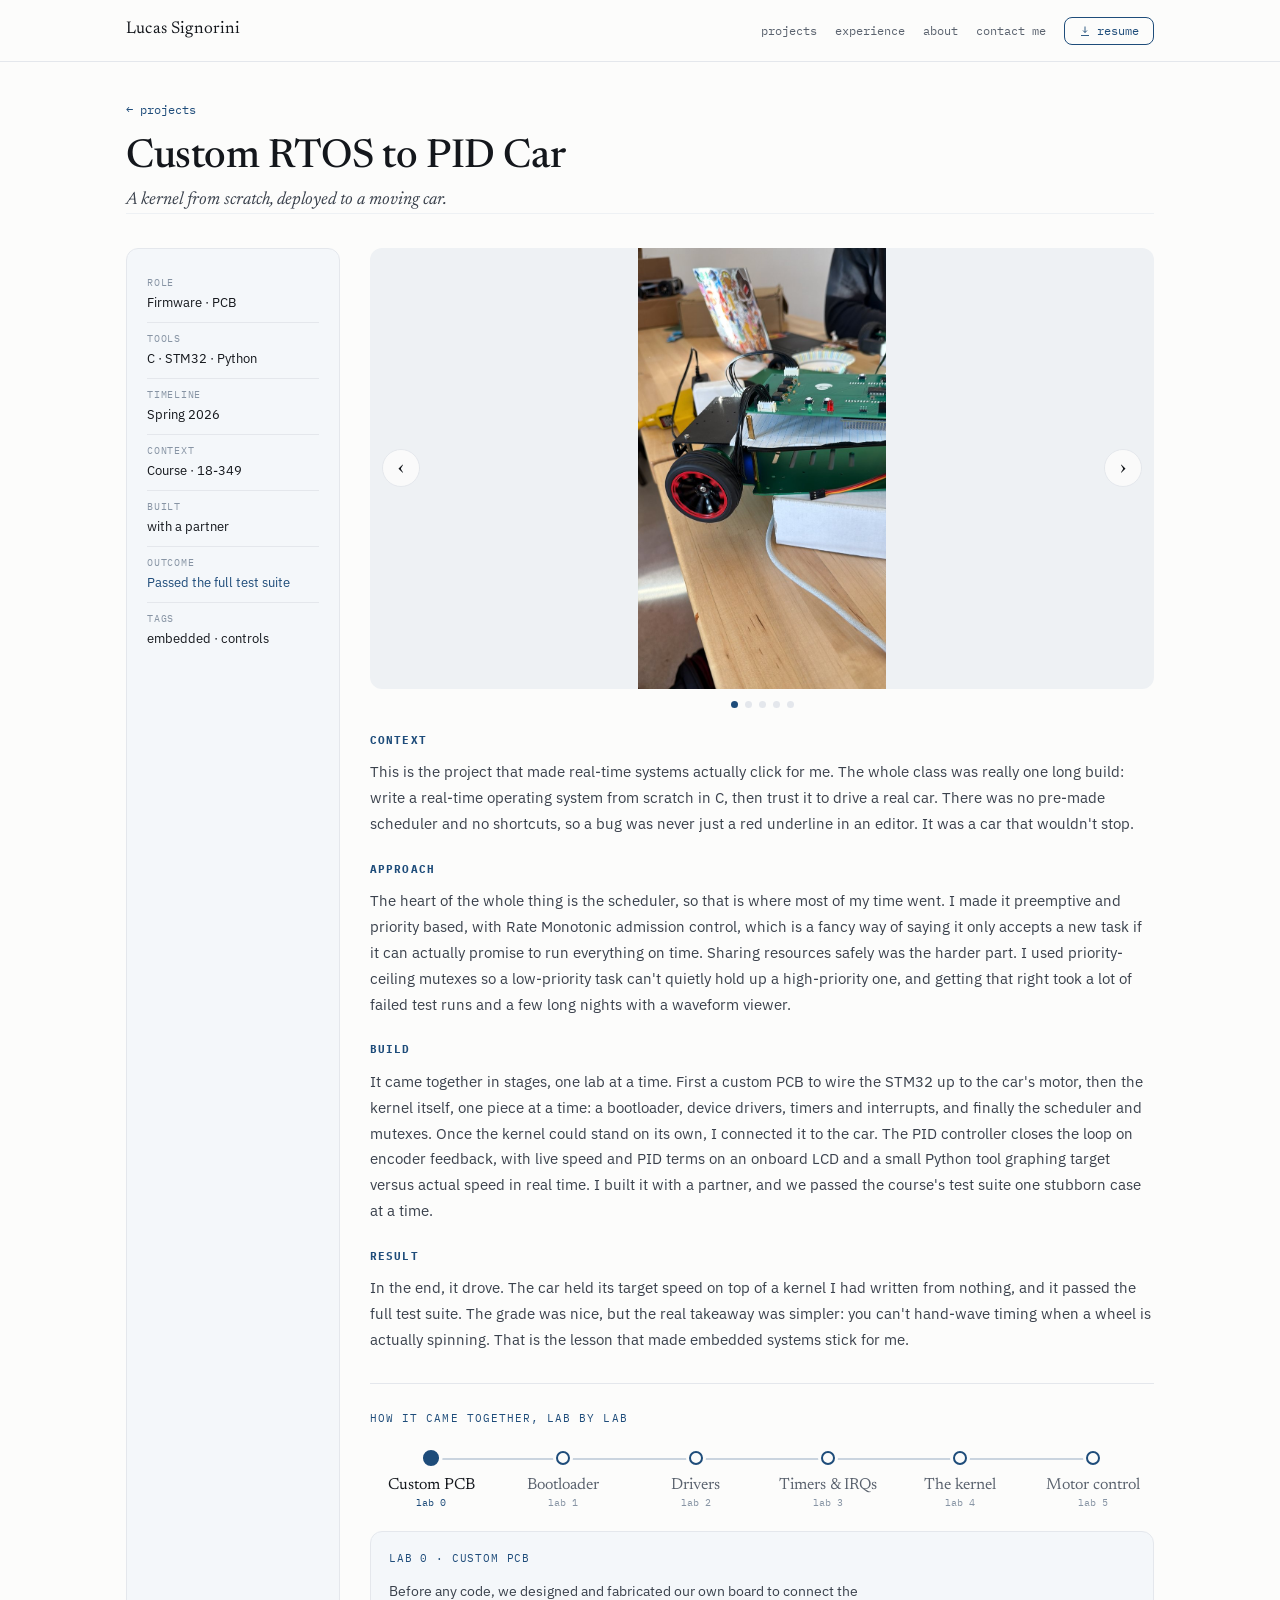
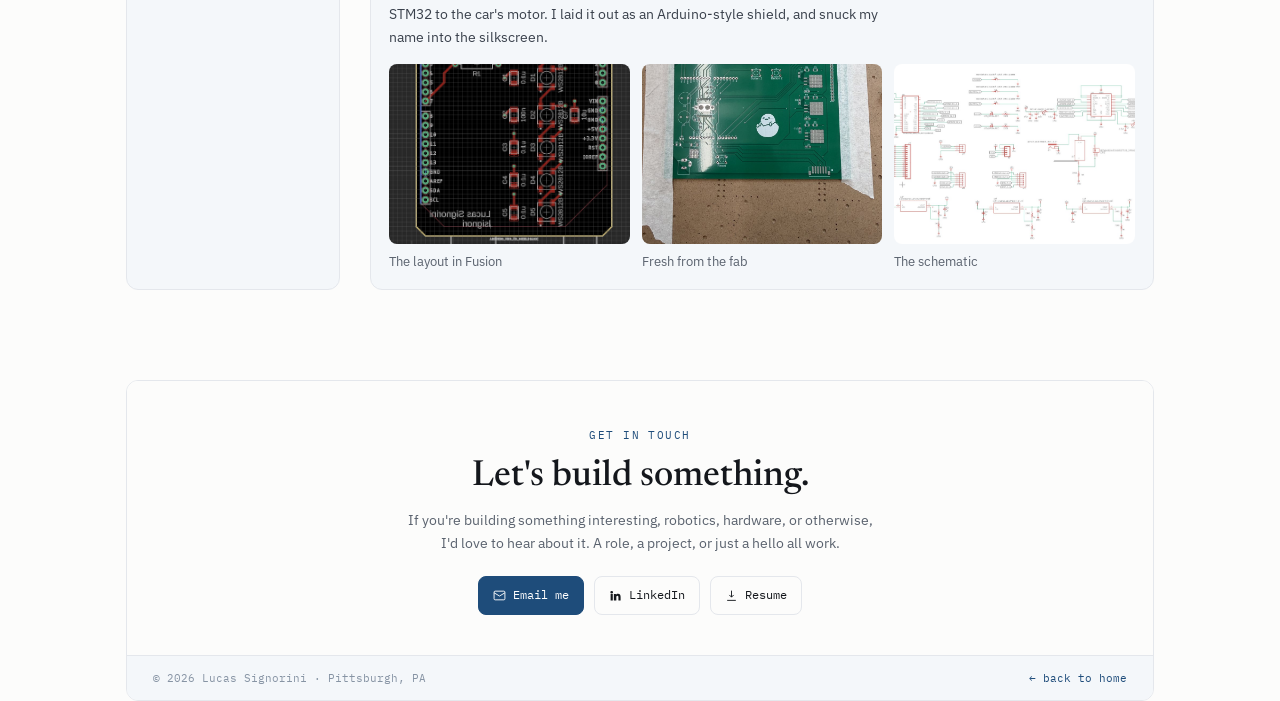
<file: rtos.html>
<!DOCTYPE html>
<html lang="en">
<head>
<meta charset="UTF-8" />
<meta name="viewport" content="width=device-width, initial-scale=1.0" />
<title>Custom RTOS to PID Car — Lucas Signorini</title>
<meta name="description" content="A real-time operating system built from scratch in C, deployed to drive a car with PID control. CMU 18-349, Labs 0 through 5." />
<link rel="preconnect" href="https://fonts.googleapis.com" />
<link rel="preconnect" href="https://fonts.gstatic.com" crossorigin />
<link href="https://fonts.googleapis.com/css2?family=Newsreader:opsz,wght@6..72,400;6..72,500&family=IBM+Plex+Sans:wght@400;500&family=IBM+Plex+Mono:wght@400;500&display=swap" rel="stylesheet" />
<link rel="stylesheet" href="assets/site.css" />
</head>
<body class="case">

<header class="nav">
  <div class="nav-in">
    <a href="index.html" id="brand" class="brand">Lucas Signorini</a>
    <nav class="nav-links" id="navLinks">
      <a href="index.html#projects">projects</a>
      <a href="index.html#experience">experience</a>
      <a href="index.html#about">about</a>
      <a href="index.html#contact">contact me</a>
      <a href="assets/Lucas_Signorini_Resume.pdf" download class="btn-resume js-resume"><svg viewBox="0 0 24 24"><path d="M12 3v12m0 0 4-4m-4 4-4-4M4 21h16"/></svg>resume</a>
    </nav>
    <button class="menu-btn" id="menuBtn" aria-label="Menu">≡</button>
  </div>
</header>

<main class="wrap">

  <div class="cs-head">
    <a href="index.html#projects" class="back">← projects</a>
    <h1>Custom RTOS to PID Car</h1>
    <div class="sub">A kernel from scratch, deployed to a moving car.</div>
  </div>

  <div class="cs-grid">

    <aside class="cs-rail">
      <div class="cs-spec">
        <div class="grp"><div class="k">role</div><div class="v">Firmware · PCB</div></div>
        <div class="grp"><div class="k">tools</div><div class="v">C · STM32 · Python</div></div>
        <div class="grp"><div class="k">timeline</div><div class="v">Spring 2026</div></div>
        <div class="grp"><div class="k">context</div><div class="v">Course · 18-349</div></div>
        <div class="grp"><div class="k">built</div><div class="v">with a partner</div></div>
        <div class="grp"><div class="k">outcome</div><div class="v accent">Passed the full test suite</div></div>
        <div class="grp"><div class="k">tags</div><div class="v">embedded · controls</div></div>
      </div>
    </aside>

    <div class="cs-narrative">

      <div class="cs-carousel" data-carousel>
        <div class="carousel-viewport">
          <div class="carousel-track">
            <div class="slide"><img src="assets/img/rtos/car.jpg" alt="The finished car with its board mounted" loading="lazy"></div>
            <div class="slide"><img src="assets/img/rtos/board.jpg" alt="The bare custom PCB" loading="lazy"></div>
            <div class="slide"><img src="assets/img/rtos/pcb-layout.jpg" alt="The board layout in Fusion" loading="lazy"></div>
            <div class="slide"><img src="assets/img/rtos/schematic.jpg" alt="The board schematic" loading="lazy"></div>
            <div class="slide"><img src="assets/img/rtos/team.jpg" alt="Lucas and his lab partner" loading="lazy"></div>
          </div>
          <button class="carousel-btn prev" aria-label="Previous image">‹</button>
          <button class="carousel-btn next" aria-label="Next image">›</button>
        </div>
        <div class="carousel-dots"></div>
      </div>

      <h3>Context</h3>
      <p>This is the project that made real-time systems actually click for me. The whole class was really one long build: write a real-time operating system from scratch in C, then trust it to drive a real car. There was no pre-made scheduler and no shortcuts, so a bug was never just a red underline in an editor. It was a car that wouldn't stop.</p>

      <h3>Approach</h3>
      <p>The heart of the whole thing is the scheduler, so that is where most of my time went. I made it preemptive and priority based, with Rate Monotonic admission control, which is a fancy way of saying it only accepts a new task if it can actually promise to run everything on time. Sharing resources safely was the harder part. I used priority-ceiling mutexes so a low-priority task can't quietly hold up a high-priority one, and getting that right took a lot of failed test runs and a few long nights with a waveform viewer.</p>

      <h3>Build</h3>
      <p>It came together in stages, one lab at a time. First a custom PCB to wire the STM32 up to the car's motor, then the kernel itself, one piece at a time: a bootloader, device drivers, timers and interrupts, and finally the scheduler and mutexes. Once the kernel could stand on its own, I connected it to the car. The PID controller closes the loop on encoder feedback, with live speed and PID terms on an onboard LCD and a small Python tool graphing target versus actual speed in real time. I built it with a partner, and we passed the course's test suite one stubborn case at a time.</p>

      <h3>Result</h3>
      <p>In the end, it drove. The car held its target speed on top of a kernel I had written from nothing, and it passed the full test suite. The grade was nice, but the real takeaway was simpler: you can't hand-wave timing when a wheel is actually spinning. That is the lesson that made embedded systems stick for me.</p>

      <div class="timeline" data-timeline>
        <div class="lbl">how it came together, lab by lab</div>
        <div class="ph-stepper six">
          <div class="ph-line"></div>
          <div class="ph-nodes">
            <button class="ph-node active" data-phase="0"><span class="ph-dot"></span><span class="ph-name">Custom PCB</span><span class="ph-meta">lab 0</span></button>
            <button class="ph-node" data-phase="1"><span class="ph-dot"></span><span class="ph-name">Bootloader</span><span class="ph-meta">lab 1</span></button>
            <button class="ph-node" data-phase="2"><span class="ph-dot"></span><span class="ph-name">Drivers</span><span class="ph-meta">lab 2</span></button>
            <button class="ph-node" data-phase="3"><span class="ph-dot"></span><span class="ph-name">Timers &amp; IRQs</span><span class="ph-meta">lab 3</span></button>
            <button class="ph-node" data-phase="4"><span class="ph-dot"></span><span class="ph-name">The kernel</span><span class="ph-meta">lab 4</span></button>
            <button class="ph-node" data-phase="5"><span class="ph-dot"></span><span class="ph-name">Motor control</span><span class="ph-meta">lab 5</span></button>
          </div>
        </div>

        <div class="ph-panels">
          <div class="ph-panel" data-panel="0">
            <div class="ph-panel-lbl">lab 0 · custom PCB</div>
            <div class="ph-desc">Before any code, we designed and fabricated our own board to connect the STM32 to the car's motor. I laid it out as an Arduino-style shield, and snuck my name into the silkscreen.</div>
            <div class="ph-grid">
              <div class="ph-photo"><div class="pimg"><img src="assets/img/rtos/pcb-layout.jpg" alt="Board layout in Fusion" loading="lazy"></div><div class="pcap">The layout in Fusion</div></div>
              <div class="ph-photo"><div class="pimg"><img src="assets/img/rtos/board.jpg" alt="The bare board" loading="lazy"></div><div class="pcap">Fresh from the fab</div></div>
              <div class="ph-photo"><div class="pimg"><img src="assets/img/rtos/schematic.jpg" alt="The schematic" loading="lazy"></div><div class="pcap">The schematic</div></div>
            </div>
          </div>

          <div class="ph-panel" data-panel="1" hidden>
            <div class="ph-panel-lbl">lab 1 · bootloader</div>
            <div class="ph-desc">Wrote the bootloader that loads and starts our own code on the board. My note in the README at the time was just: "it was a bit strange."</div>
          </div>

          <div class="ph-panel" data-panel="2" hidden>
            <div class="ph-panel-lbl">lab 2 · drivers &amp; MMIO</div>
            <div class="ph-desc">Built the device drivers and memory-mapped I/O, the layer that actually lets your code read and write the hardware.</div>
          </div>

          <div class="ph-panel" data-panel="3" hidden>
            <div class="ph-panel-lbl">lab 3 · timers, interrupts, and system calls</div>
            <div class="ph-desc">Added the OS primitives underneath everything: timers to keep time, interrupts to react to the world, and system calls to cross safely between user code and the kernel.</div>
          </div>

          <div class="ph-panel" data-panel="4" hidden>
            <div class="ph-panel-lbl">lab 4 · the real-time kernel</div>
            <div class="ph-desc">The big one. A preemptive, priority-based kernel with Rate Monotonic admission control and priority-ceiling mutexes, all validated against the course's test suite.</div>
          </div>

          <div class="ph-panel" data-panel="5" hidden>
            <div class="ph-panel-lbl">lab 5 · motor control</div>
            <div class="ph-desc">Everything comes together: the finished kernel driving the car with PID control, live telemetry on an LCD, and a Python plot of target versus actual speed.</div>
            <div class="ph-grid">
              <div class="ph-photo"><div class="pimg"><img src="assets/img/rtos/car.jpg" alt="The finished car" loading="lazy"></div><div class="pcap">The finished car</div></div>
              <div class="ph-photo"><div class="pimg"><img src="assets/img/rtos/team.jpg" alt="Lucas and his lab partner" loading="lazy"></div><div class="pcap">Me and my lab partner</div></div>
            </div>
          </div>
        </div>
      </div>
    </div>
  </div>

  <section class="closing">
    <div class="closing-top">
      <div class="cta-eyebrow">get in touch</div>
      <h2>Let's build something.</h2>
      <p>If you're building something interesting, robotics, hardware, or otherwise, I'd love to hear about it. A role, a project, or just a hello all work.</p>
      <div class="closing-links">
        <a class="primary email-reveal" href="#" data-e="108,115,105,103,110,111,114,105,64,97,110,100,114,101,119,46,99,109,117,46,101,100,117"><svg viewBox="0 0 24 24"><rect x="2" y="4" width="20" height="16" rx="2"/><path d="m22 7-10 6L2 7"/></svg> <span class="et">Email me</span></a>
        <a href="https://linkedin.com/in/lucas-d-signorini/" target="_blank" rel="noopener"><svg viewBox="0 0 24 24" style="fill:currentColor;stroke:none"><path d="M4.98 3.5a2.5 2.5 0 1 1 0 5 2.5 2.5 0 0 1 0-5zM3 9h4v12H3zM9 9h3.8v1.7h.05c.53-1 1.83-2.05 3.77-2.05 4.03 0 4.78 2.65 4.78 6.1V21h-4v-5.4c0-1.29-.02-2.95-1.8-2.95-1.8 0-2.08 1.4-2.08 2.85V21H9z"/></svg> LinkedIn</a>
        <a href="assets/Lucas_Signorini_Resume.pdf" download class="js-resume"><svg viewBox="0 0 24 24"><path d="M12 3v12m0 0 4-4m-4 4-4-4M4 21h16"/></svg> Resume</a>
      </div>
    </div>
    <div class="footer">
      <span>© 2026 Lucas Signorini · Pittsburgh, PA</span>
      <a href="index.html">← back to home</a>
    </div>
  </section>

</main>

<script src="assets/site.js"></script>
</body>
</html>
</file>
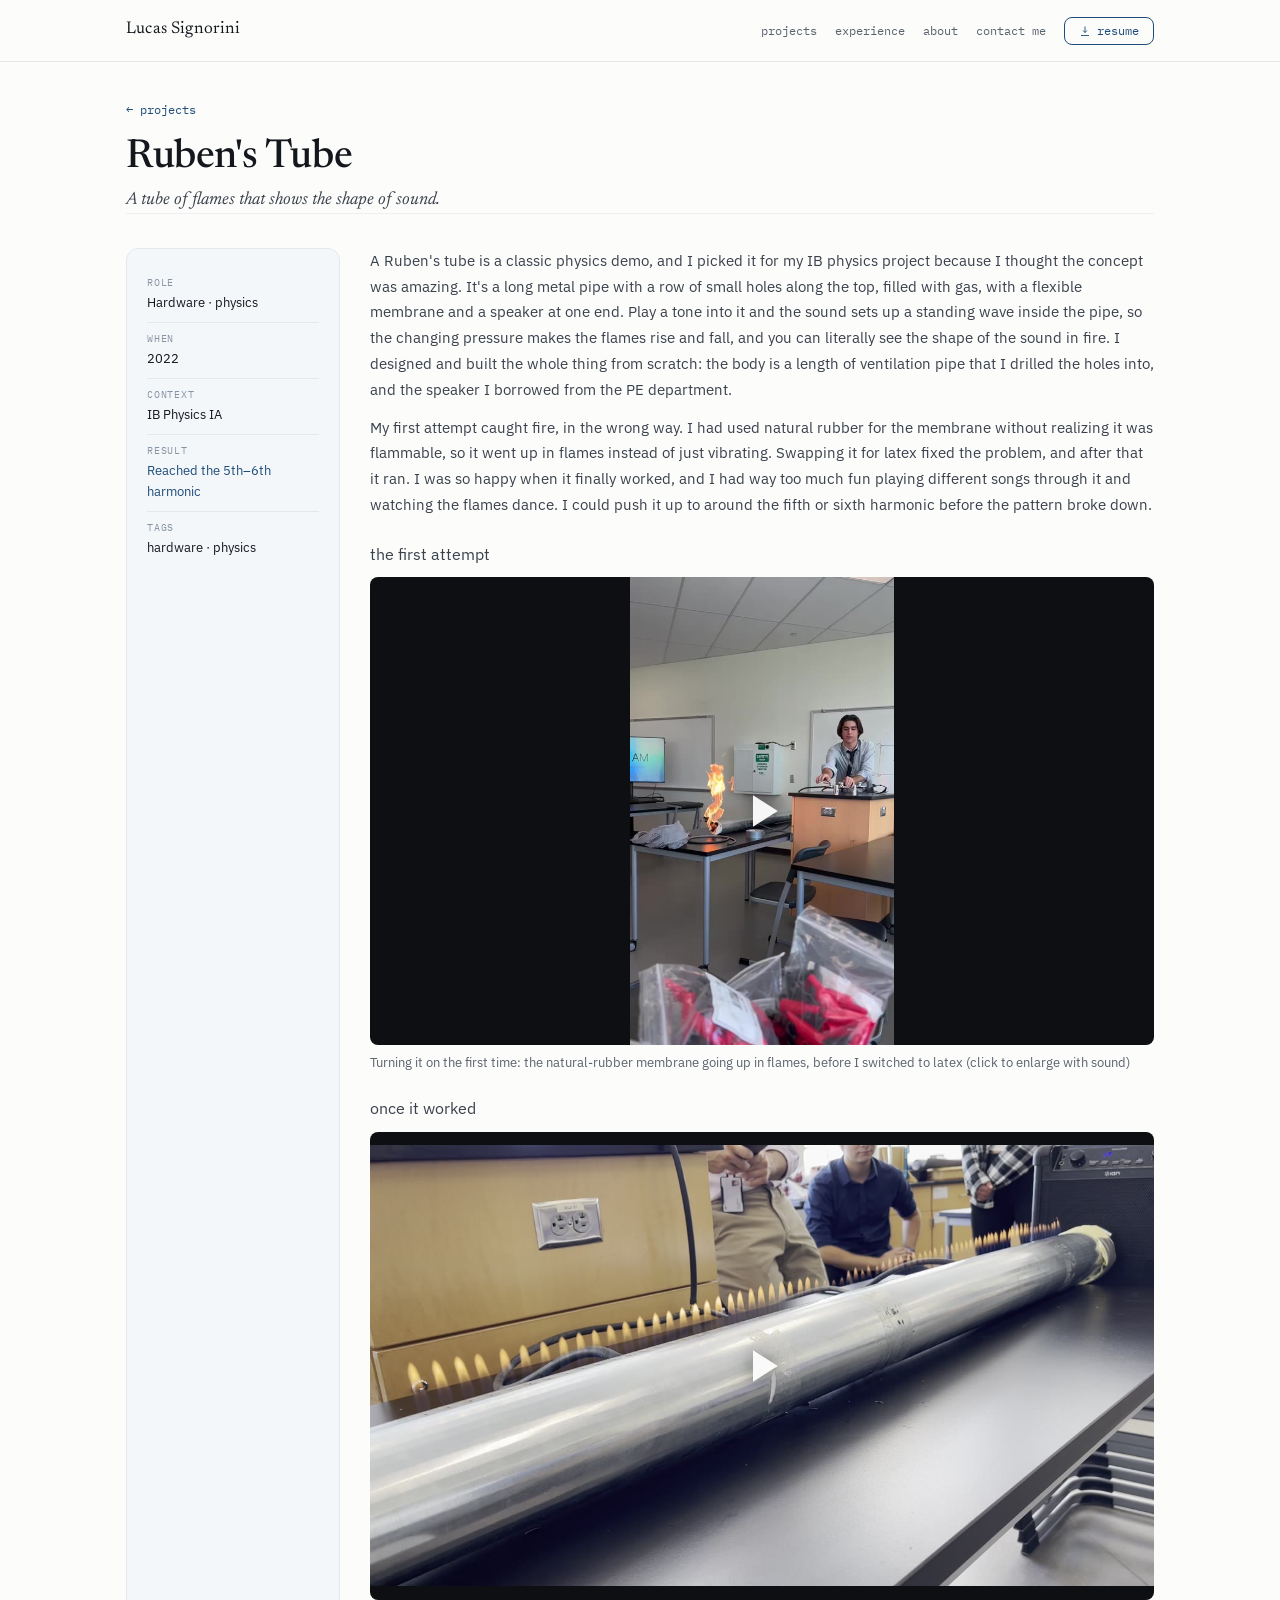
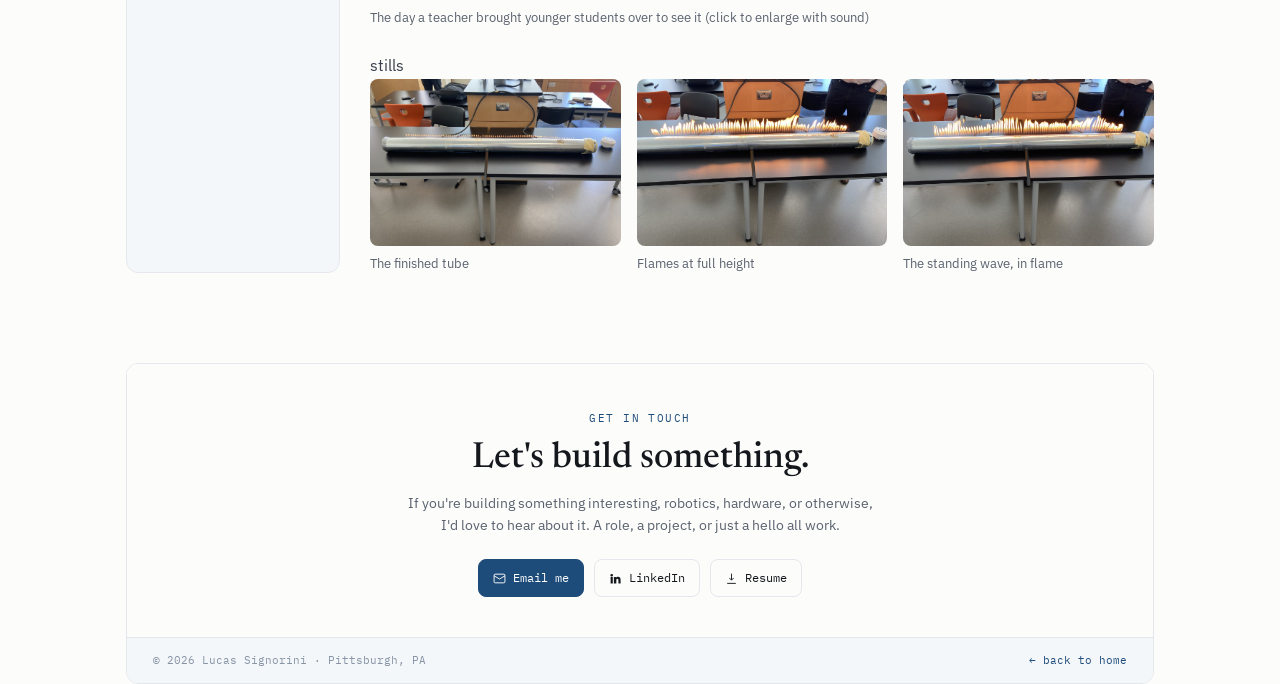
<file: ruben-tube.html>
<!DOCTYPE html>
<html lang="en">
<head>
<meta charset="UTF-8" />
<meta name="viewport" content="width=device-width, initial-scale=1.0" />
<title>Ruben's Tube — Lucas Signorini</title>
<meta name="description" content="A Ruben's tube built from scratch for an IB physics project: a flame-topped pipe that makes a standing sound wave visible as dancing fire." />
<link rel="preconnect" href="https://fonts.googleapis.com" />
<link rel="preconnect" href="https://fonts.gstatic.com" crossorigin />
<link href="https://fonts.googleapis.com/css2?family=Newsreader:opsz,wght@6..72,400;6..72,500&family=IBM+Plex+Sans:wght@400;500&family=IBM+Plex+Mono:wght@400;500&display=swap" rel="stylesheet" />
<link rel="stylesheet" href="assets/site.css" />
</head>
<body class="case">

<header class="nav">
  <div class="nav-in">
    <a href="index.html" id="brand" class="brand">Lucas Signorini</a>
    <nav class="nav-links" id="navLinks">
      <a href="index.html#projects">projects</a>
      <a href="index.html#experience">experience</a>
      <a href="index.html#about">about</a>
      <a href="index.html#contact">contact me</a>
      <a href="assets/Lucas_Signorini_Resume.pdf" download class="btn-resume js-resume"><svg viewBox="0 0 24 24"><path d="M12 3v12m0 0 4-4m-4 4-4-4M4 21h16"/></svg>resume</a>
    </nav>
    <button class="menu-btn" id="menuBtn" aria-label="Menu">≡</button>
  </div>
</header>

<main class="wrap">

  <div class="cs-head">
    <a href="index.html#projects" class="back">← projects</a>
    <h1>Ruben's Tube</h1>
    <div class="sub">A tube of flames that shows the shape of sound.</div>
  </div>

  <div class="cs-grid">

    <aside class="cs-rail">
      <div class="cs-spec">
        <div class="grp"><div class="k">role</div><div class="v">Hardware · physics</div></div>
        <div class="grp"><div class="k">when</div><div class="v">2022</div></div>
        <div class="grp"><div class="k">context</div><div class="v">IB Physics IA</div></div>
        <div class="grp"><div class="k">result</div><div class="v accent">Reached the 5th–6th harmonic</div></div>
        <div class="grp"><div class="k">tags</div><div class="v">hardware · physics</div></div>
      </div>
    </aside>

    <div class="cs-narrative">
      <p>A Ruben's tube is a classic physics demo, and I picked it for my IB physics project because I thought the concept was amazing. It's a long metal pipe with a row of small holes along the top, filled with gas, with a flexible membrane and a speaker at one end. Play a tone into it and the sound sets up a standing wave inside the pipe, so the changing pressure makes the flames rise and fall, and you can literally see the shape of the sound in fire. I designed and built the whole thing from scratch: the body is a length of ventilation pipe that I drilled the holes into, and the speaker I borrowed from the PE department.</p>

      <p>My first attempt caught fire, in the wrong way. I had used natural rubber for the membrane without realizing it was flammable, so it went up in flames instead of just vibrating. Swapping it for latex fixed the problem, and after that it ran. I was so happy when it finally worked, and I had way too much fun playing different songs through it and watching the flames dance. I could push it up to around the fifth or sixth harmonic before the pattern broke down.</p>

      <div class="video-feature">
        <div class="lbl">the first attempt</div>
        <div class="vwrap"><video src="assets/img/ruben/first-attempt.mp4" poster="assets/img/ruben/first-attempt-poster.jpg" autoplay muted playsinline></video></div>
        <div class="pcap">Turning it on the first time: the natural-rubber membrane going up in flames, before I switched to latex (click to enlarge with sound)</div>
      </div>

      <div class="video-feature">
        <div class="lbl">once it worked</div>
        <div class="vwrap"><video src="assets/img/ruben/flames.mp4" poster="assets/img/ruben/flames-poster.jpg" autoplay muted playsinline></video></div>
        <div class="pcap">The day a teacher brought younger students over to see it (click to enlarge with sound)</div>
      </div>

      <div class="lite-gallery">
        <div class="lbl">stills</div>
        <div class="ph-grid g3">
          <div class="ph-photo"><div class="pimg"><img src="assets/img/ruben/build.jpg" alt="The finished tube before lighting" loading="lazy"></div><div class="pcap">The finished tube</div></div>
          <div class="ph-photo"><div class="pimg"><img src="assets/img/ruben/tall.jpg" alt="The flames at full height" loading="lazy"></div><div class="pcap">Flames at full height</div></div>
          <div class="ph-photo"><div class="pimg"><img src="assets/img/ruben/wave.jpg" alt="The standing wave shown in flame" loading="lazy"></div><div class="pcap">The standing wave, in flame</div></div>
        </div>
      </div>
    </div>
  </div>

  <section class="closing">
    <div class="closing-top">
      <div class="cta-eyebrow">get in touch</div>
      <h2>Let's build something.</h2>
      <p>If you're building something interesting, robotics, hardware, or otherwise, I'd love to hear about it. A role, a project, or just a hello all work.</p>
      <div class="closing-links">
        <a class="primary email-reveal" href="#" data-e="108,115,105,103,110,111,114,105,64,97,110,100,114,101,119,46,99,109,117,46,101,100,117"><svg viewBox="0 0 24 24"><rect x="2" y="4" width="20" height="16" rx="2"/><path d="m22 7-10 6L2 7"/></svg> <span class="et">Email me</span></a>
        <a href="https://linkedin.com/in/lucas-d-signorini/" target="_blank" rel="noopener"><svg viewBox="0 0 24 24" style="fill:currentColor;stroke:none"><path d="M4.98 3.5a2.5 2.5 0 1 1 0 5 2.5 2.5 0 0 1 0-5zM3 9h4v12H3zM9 9h3.8v1.7h.05c.53-1 1.83-2.05 3.77-2.05 4.03 0 4.78 2.65 4.78 6.1V21h-4v-5.4c0-1.29-.02-2.95-1.8-2.95-1.8 0-2.08 1.4-2.08 2.85V21H9z"/></svg> LinkedIn</a>
        <a href="assets/Lucas_Signorini_Resume.pdf" download class="js-resume"><svg viewBox="0 0 24 24"><path d="M12 3v12m0 0 4-4m-4 4-4-4M4 21h16"/></svg> Resume</a>
      </div>
    </div>
    <div class="footer">
      <span>© 2026 Lucas Signorini · Pittsburgh, PA</span>
      <a href="index.html">← back to home</a>
    </div>
  </section>

</main>

<script src="assets/site.js"></script>
</body>
</html>
</file>
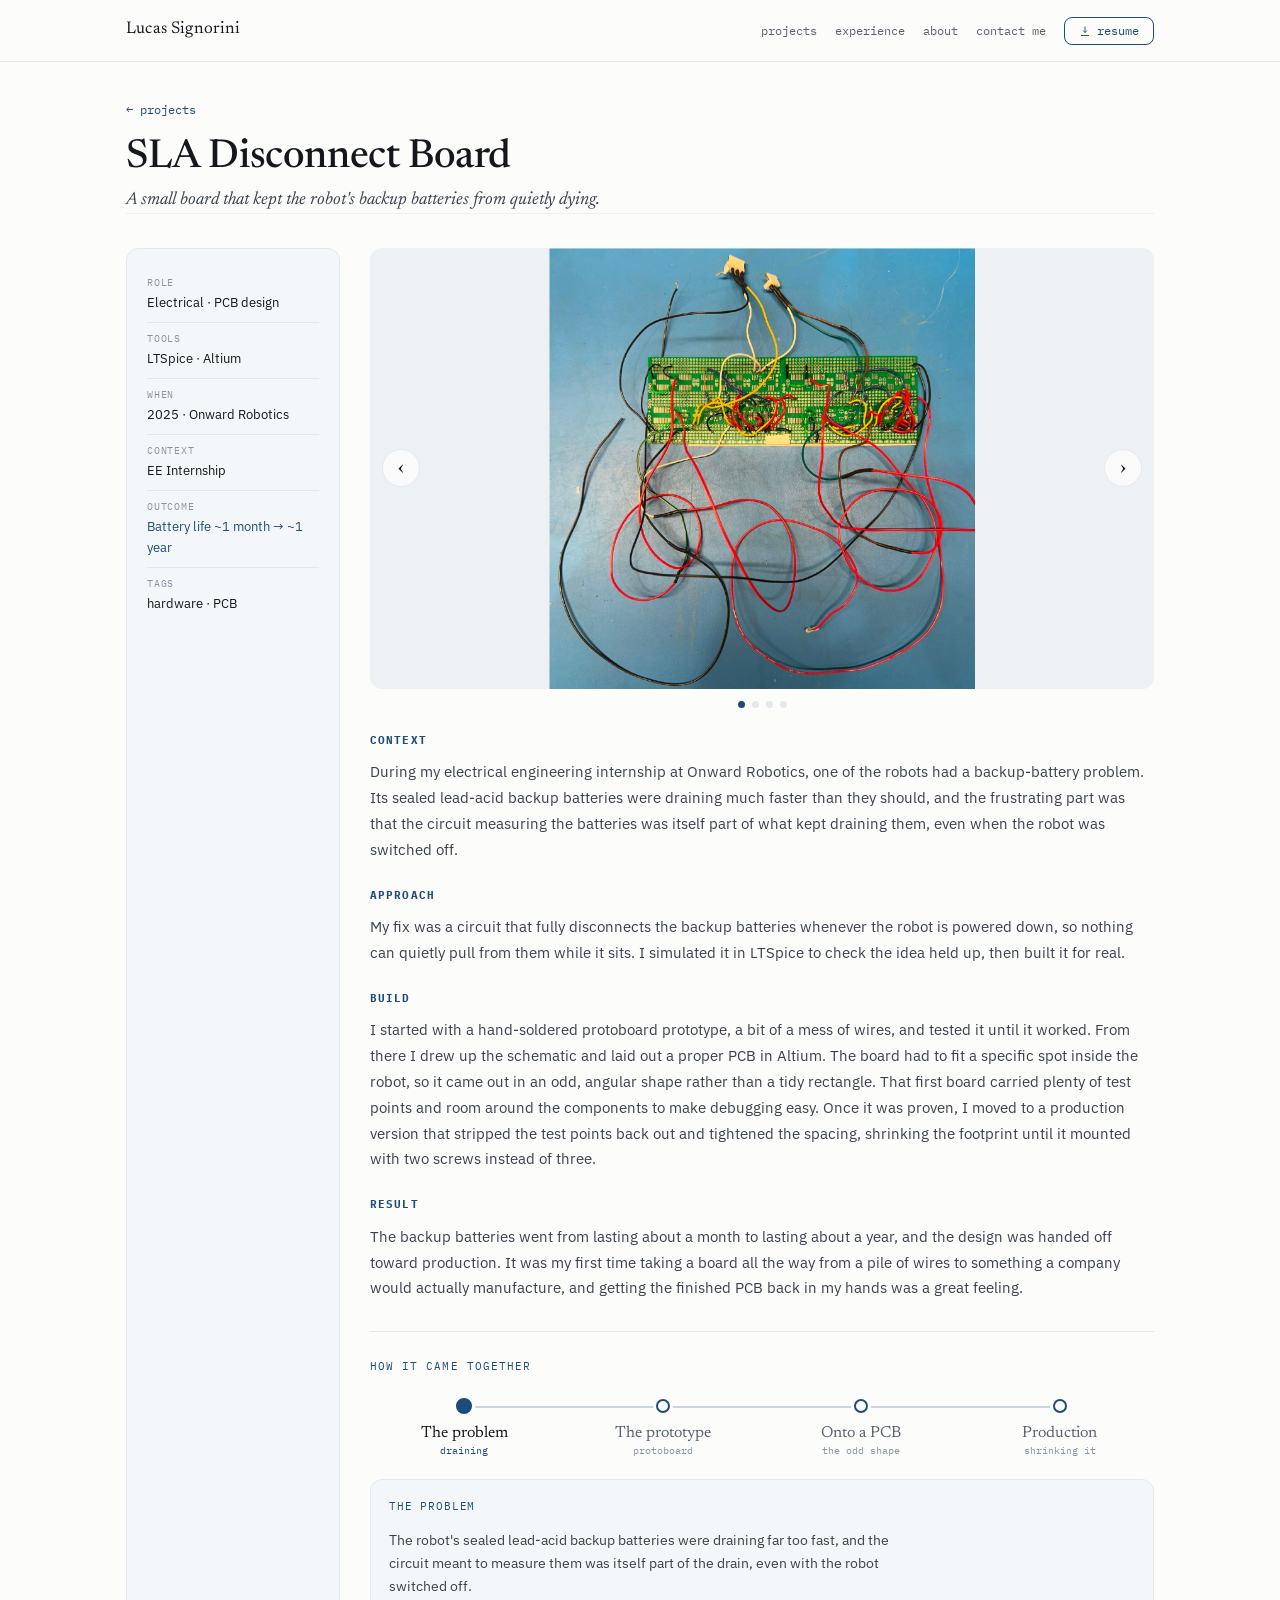
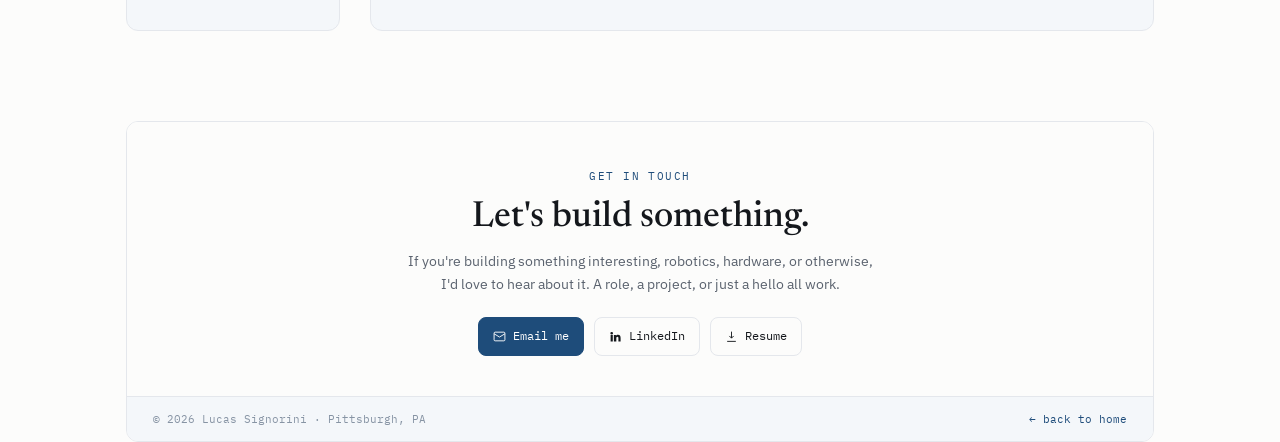
<file: sla.html>
<!DOCTYPE html>
<html lang="en">
<head>
<meta charset="UTF-8" />
<meta name="viewport" content="width=device-width, initial-scale=1.0" />
<title>SLA Disconnect Board — Lucas Signorini</title>
<meta name="description" content="An electrical engineering internship project at Onward Robotics: a circuit board that disconnects a robot's backup batteries when it powers off, taken from a hand-soldered prototype to a production PCB." />
<link rel="preconnect" href="https://fonts.googleapis.com" />
<link rel="preconnect" href="https://fonts.gstatic.com" crossorigin />
<link href="https://fonts.googleapis.com/css2?family=Newsreader:opsz,wght@6..72,400;6..72,500&family=IBM+Plex+Sans:wght@400;500&family=IBM+Plex+Mono:wght@400;500&display=swap" rel="stylesheet" />
<link rel="stylesheet" href="assets/site.css" />
</head>
<body class="case">

<header class="nav">
  <div class="nav-in">
    <a href="index.html" id="brand" class="brand">Lucas Signorini</a>
    <nav class="nav-links" id="navLinks">
      <a href="index.html#projects">projects</a>
      <a href="index.html#experience">experience</a>
      <a href="index.html#about">about</a>
      <a href="index.html#contact">contact me</a>
      <a href="assets/Lucas_Signorini_Resume.pdf" download class="btn-resume js-resume"><svg viewBox="0 0 24 24"><path d="M12 3v12m0 0 4-4m-4 4-4-4M4 21h16"/></svg>resume</a>
    </nav>
    <button class="menu-btn" id="menuBtn" aria-label="Menu">≡</button>
  </div>
</header>

<main class="wrap">

  <div class="cs-head">
    <a href="index.html#projects" class="back">← projects</a>
    <h1>SLA Disconnect Board</h1>
    <div class="sub">A small board that kept the robot's backup batteries from quietly dying.</div>
  </div>

  <div class="cs-grid">

    <aside class="cs-rail">
      <div class="cs-spec">
        <div class="grp"><div class="k">role</div><div class="v">Electrical · PCB design</div></div>
        <div class="grp"><div class="k">tools</div><div class="v">LTSpice · Altium</div></div>
        <div class="grp"><div class="k">when</div><div class="v">2025 · Onward Robotics</div></div>
        <div class="grp"><div class="k">context</div><div class="v">EE Internship</div></div>
        <div class="grp"><div class="k">outcome</div><div class="v accent">Battery life ~1 month → ~1 year</div></div>
        <div class="grp"><div class="k">tags</div><div class="v">hardware · PCB</div></div>
      </div>
    </aside>

    <div class="cs-narrative">

      <div class="cs-carousel" data-carousel>
        <div class="carousel-viewport">
          <div class="carousel-track">
            <div class="slide"><img src="assets/img/sla/protoboard.jpg" alt="The hand-soldered protoboard prototype" loading="lazy"></div>
            <div class="slide"><img src="assets/img/sla/v1.jpg" alt="The first Altium PCB layout, an angular shape" loading="lazy"></div>
            <div class="slide"><img src="assets/img/sla/v2.jpg" alt="The tightened production layout" loading="lazy"></div>
            <div class="slide"><img src="assets/img/sla/v3.jpg" alt="The final compact board footprint" loading="lazy"></div>
          </div>
          <button class="carousel-btn prev" aria-label="Previous image">‹</button>
          <button class="carousel-btn next" aria-label="Next image">›</button>
        </div>
        <div class="carousel-dots"></div>
      </div>

      <h3>Context</h3>
      <p>During my electrical engineering internship at Onward Robotics, one of the robots had a backup-battery problem. Its sealed lead-acid backup batteries were draining much faster than they should, and the frustrating part was that the circuit measuring the batteries was itself part of what kept draining them, even when the robot was switched off.</p>

      <h3>Approach</h3>
      <p>My fix was a circuit that fully disconnects the backup batteries whenever the robot is powered down, so nothing can quietly pull from them while it sits. I simulated it in LTSpice to check the idea held up, then built it for real.</p>

      <h3>Build</h3>
      <p>I started with a hand-soldered protoboard prototype, a bit of a mess of wires, and tested it until it worked. From there I drew up the schematic and laid out a proper PCB in Altium. The board had to fit a specific spot inside the robot, so it came out in an odd, angular shape rather than a tidy rectangle. That first board carried plenty of test points and room around the components to make debugging easy. Once it was proven, I moved to a production version that stripped the test points back out and tightened the spacing, shrinking the footprint until it mounted with two screws instead of three.</p>

      <h3>Result</h3>
      <p>The backup batteries went from lasting about a month to lasting about a year, and the design was handed off toward production. It was my first time taking a board all the way from a pile of wires to something a company would actually manufacture, and getting the finished PCB back in my hands was a great feeling.</p>

      <div class="timeline" data-timeline>
        <div class="lbl">how it came together</div>
        <div class="ph-stepper">
          <div class="ph-line"></div>
          <div class="ph-nodes">
            <button class="ph-node active" data-phase="0"><span class="ph-dot"></span><span class="ph-name">The problem</span><span class="ph-meta">draining</span></button>
            <button class="ph-node" data-phase="1"><span class="ph-dot"></span><span class="ph-name">The prototype</span><span class="ph-meta">protoboard</span></button>
            <button class="ph-node" data-phase="2"><span class="ph-dot"></span><span class="ph-name">Onto a PCB</span><span class="ph-meta">the odd shape</span></button>
            <button class="ph-node" data-phase="3"><span class="ph-dot"></span><span class="ph-name">Production</span><span class="ph-meta">shrinking it</span></button>
          </div>
        </div>

        <div class="ph-panels">
          <div class="ph-panel" data-panel="0">
            <div class="ph-panel-lbl">the problem</div>
            <div class="ph-desc">The robot's sealed lead-acid backup batteries were draining far too fast, and the circuit meant to measure them was itself part of the drain, even with the robot switched off.</div>
          </div>

          <div class="ph-panel" data-panel="1" hidden>
            <div class="ph-panel-lbl">the prototype</div>
            <div class="ph-desc">A hand-soldered protoboard version to prove the disconnect idea worked before committing to a real board.</div>
            <div class="ph-grid">
              <div class="ph-photo"><div class="pimg"><img src="assets/img/sla/protoboard.jpg" alt="The protoboard prototype" loading="lazy"></div><div class="pcap">The protoboard prototype</div></div>
            </div>
          </div>

          <div class="ph-panel" data-panel="2" hidden>
            <div class="ph-panel-lbl">onto a pcb · the odd shape</div>
            <div class="ph-desc">Schematic, then an Altium layout. It had to fit a specific spot inside the robot, so the outline came out angular instead of a clean rectangle. This first board kept plenty of test points and spacing to make debugging easy.</div>
            <div class="ph-grid">
              <div class="ph-photo"><div class="pimg"><img src="assets/img/sla/v1.jpg" alt="The first PCB layout" loading="lazy"></div><div class="pcap">The first board layout</div></div>
            </div>
          </div>

          <div class="ph-panel" data-panel="3" hidden>
            <div class="ph-panel-lbl">production · shrinking it</div>
            <div class="ph-desc">The production version removed the test points and tightened the spacing, shrinking the board until it mounted with two screws instead of three.</div>
            <div class="ph-grid">
              <div class="ph-photo"><div class="pimg"><img src="assets/img/sla/v2.jpg" alt="The tightened layout" loading="lazy"></div><div class="pcap">Tightening the layout</div></div>
              <div class="ph-photo"><div class="pimg"><img src="assets/img/sla/v3.jpg" alt="The final compact footprint" loading="lazy"></div><div class="pcap">The final, compact footprint</div></div>
            </div>
          </div>
        </div>
      </div>
    </div>
  </div>

  <section class="closing">
    <div class="closing-top">
      <div class="cta-eyebrow">get in touch</div>
      <h2>Let's build something.</h2>
      <p>If you're building something interesting, robotics, hardware, or otherwise, I'd love to hear about it. A role, a project, or just a hello all work.</p>
      <div class="closing-links">
        <a class="primary email-reveal" href="#" data-e="108,115,105,103,110,111,114,105,64,97,110,100,114,101,119,46,99,109,117,46,101,100,117"><svg viewBox="0 0 24 24"><rect x="2" y="4" width="20" height="16" rx="2"/><path d="m22 7-10 6L2 7"/></svg> <span class="et">Email me</span></a>
        <a href="https://linkedin.com/in/lucas-d-signorini/" target="_blank" rel="noopener"><svg viewBox="0 0 24 24" style="fill:currentColor;stroke:none"><path d="M4.98 3.5a2.5 2.5 0 1 1 0 5 2.5 2.5 0 0 1 0-5zM3 9h4v12H3zM9 9h3.8v1.7h.05c.53-1 1.83-2.05 3.77-2.05 4.03 0 4.78 2.65 4.78 6.1V21h-4v-5.4c0-1.29-.02-2.95-1.8-2.95-1.8 0-2.08 1.4-2.08 2.85V21H9z"/></svg> LinkedIn</a>
        <a href="assets/Lucas_Signorini_Resume.pdf" download class="js-resume"><svg viewBox="0 0 24 24"><path d="M12 3v12m0 0 4-4m-4 4-4-4M4 21h16"/></svg> Resume</a>
      </div>
    </div>
    <div class="footer">
      <span>© 2026 Lucas Signorini · Pittsburgh, PA</span>
      <a href="index.html">← back to home</a>
    </div>
  </section>

</main>

<script src="assets/site.js"></script>
</body>
</html>
</file>
<file: assets/site.css>
/* ============================================================
   Lucas Signorini — Portfolio
   Design system: "Engineered Editorial" · Blueprint Navy
   Everything is driven by the tokens below — to reskin the
   whole site, change the :root palette variables in ONE place.
   ============================================================ */

:root{
  /* ---- palette: Blueprint Navy (swappable) ---- */
  --paper:#FCFCFB;
  --surface:#FFFFFF;
  --ink:#14171C;
  --ink-soft:#3A414C;
  --muted:#5A626E;
  --faint:#8794A4;
  --hair:#E4E7EC;
  --hair-soft:#EEF1F4;
  --accent:#1E4C7A;
  --accent-soft:#EAF0F6;
  --tint:#F4F7FA;
  --gold:#F5B301;
  --placeholder:#EEF1F4;
  --placeholder-2:#EDF0F3;

  /* ---- alternate palettes (uncomment a block to reskin) ----
     Ink & Copper:      --ink:#1C1B19; --muted:#6B675F; --accent:#BC5B34; --accent-soft:#F3E4DA; --paper:#FBF9F5; --hair:#E9E3DA;
     Linen & Terracotta:--ink:#0B1320; --muted:#6A6A62; --accent:#C15F3C; --accent-soft:#F1E4DB; --paper:#F2EFE8; --hair:#E4DFD4;
     Graphite Mono:     --ink:#17181A; --muted:#6A6C70; --accent:#2B2D30; --accent-soft:#ECECEA; --paper:#F7F7F6; --hair:#E5E5E4;
  */

  /* ---- type ---- */
  --serif:'Newsreader',Georgia,serif;
  --sans:'IBM Plex Sans',system-ui,-apple-system,Segoe UI,sans-serif;
  --mono:'IBM Plex Mono',ui-monospace,Menlo,monospace;

  /* ---- layout ---- */
  --maxw:1080px;
  --nav-h:62px;
  --radius:12px;
  --radius-sm:8px;

  /* ---- motion (single source; see TRANSITION in site.js) ---- */
  --dur:220ms;
  --ease:cubic-bezier(0.22,0.61,0.36,1);
}

/* ---------- reset ---------- */
*{box-sizing:border-box;margin:0;padding:0}
html{scroll-behavior:smooth}
body{
  background:var(--paper);
  color:var(--ink-soft);
  font-family:var(--sans);
  font-size:16px;
  line-height:1.6;
  -webkit-font-smoothing:antialiased;
  overflow-x:hidden;
}
a{color:inherit;text-decoration:none}
img{display:block;max-width:100%}
::selection{background:var(--accent-soft)}

/* page cross-fade in (a transition, not a scroll reveal) */
body{opacity:0;animation:pageIn var(--dur) var(--ease) forwards}
body.is-leaving{opacity:0;transition:opacity 180ms var(--ease)}
@keyframes pageIn{to{opacity:1}}

.wrap{max-width:var(--maxw);margin:0 auto;padding:0 26px}

/* ---------- shared type ---------- */
.mono{font-family:var(--mono)}
.serif{font-family:var(--serif)}
.eyebrow{font-family:var(--mono);font-size:11px;letter-spacing:0.14em;color:var(--muted)}
.eyebrow .n{color:var(--accent)}
.section{padding:76px 0 8px;scroll-margin-top:var(--nav-h)}
.section-head{display:flex;align-items:center;gap:14px;margin-bottom:26px}
.section-head .lbl{font-family:var(--mono);font-size:11px;letter-spacing:0.14em;color:var(--muted);text-transform:uppercase;white-space:nowrap}
.section-head .lbl .n{color:var(--accent)}
.section-head .rule{height:1px;background:linear-gradient(90deg,var(--hair),transparent);flex:1}

.ph{background:var(--placeholder);display:flex;align-items:center;justify-content:center;gap:7px;color:var(--faint);font-family:var(--mono);font-size:11px}
.ph svg{width:20px;height:20px;stroke:currentColor;fill:none;stroke-width:1.6}
.feat-star{display:inline-flex;align-items:center;flex-shrink:0;line-height:1}
.feat-star svg{width:16px;height:16px;fill:var(--gold);stroke:none}
.email-reveal .et{font-variant-numeric:tabular-nums}

/* ---------- nav ---------- */
.nav{position:sticky;top:0;z-index:60;height:var(--nav-h);
  background:color-mix(in srgb,var(--paper) 82%,transparent);
  backdrop-filter:blur(12px);-webkit-backdrop-filter:blur(12px);
  border-bottom:0.5px solid var(--hair)}
.nav-in{max-width:var(--maxw);margin:0 auto;height:100%;padding:0 26px;display:flex;align-items:center;justify-content:space-between}
.brand{font-family:var(--serif);font-size:17px;color:var(--ink);letter-spacing:.01em;line-height:1.3;white-space:nowrap}
.brand span{display:inline-block;overflow:hidden;white-space:pre;vertical-align:baseline}
.brand .rest,.brand .gap{max-width:0;opacity:0;transition:max-width 440ms var(--ease),opacity 320ms var(--ease)}
.brand.expanded .rest{max-width:12ch;opacity:1}
.brand.expanded .gap{max-width:.5ch;opacity:1}
.nav-links{display:flex;align-items:center;gap:18px}
.nav-links a{font-family:var(--mono);font-size:12px;color:var(--muted);transition:color var(--dur) var(--ease);position:relative;padding:4px 0}
.nav-links a:not(.btn-resume)::after{content:"";position:absolute;left:0;right:100%;bottom:-1px;height:1px;background:var(--accent);transition:right var(--dur) var(--ease)}
.nav-links a:not(.btn-resume):hover{color:var(--ink)}
.nav-links a:not(.btn-resume):hover::after,.nav-links a.active::after{right:0}
.nav-links a.active{color:var(--ink)}
.nav-links a.btn-resume{display:inline-flex;align-items:center;gap:6px;color:var(--accent);border:0.5px solid var(--accent);padding:7px 14px;border-radius:8px;line-height:1;transition:background var(--dur) var(--ease),color var(--dur) var(--ease)}
.nav-links a.btn-resume svg{width:12px;height:12px;stroke:currentColor;fill:none;stroke-width:1.8}
.nav-links a.btn-resume:hover{background:var(--accent-soft);color:var(--accent)}
.menu-btn{display:none;background:none;border:0.5px solid var(--hair);border-radius:7px;color:var(--ink);font-size:18px;line-height:1;padding:6px 9px;cursor:pointer}

/* ---------- hero ---------- */
.hero{padding:66px 0 30px;scroll-margin-top:var(--nav-h);text-align:center}
.hero .eyebrow{margin-bottom:16px}
.hero h1{font-family:var(--serif);font-weight:500;font-size:clamp(44px,8.5vw,74px);line-height:0.98;color:var(--ink);letter-spacing:-0.015em}
.hero .descriptor{font-size:clamp(15px,2.4vw,17px);color:var(--muted);margin:16px auto 0;max-width:34em}
.hero .cta{margin-top:22px;font-family:var(--mono);font-size:12.5px;color:var(--ink);border-bottom:1px solid var(--ink);display:inline-block;padding-bottom:2px;transition:color var(--dur) var(--ease),border-color var(--dur) var(--ease)}
.hero .cta:hover{color:var(--accent);border-color:var(--accent)}
.hero-actions{margin-top:24px;display:flex;gap:12px;flex-wrap:wrap;align-items:center;justify-content:center}
.h-btn{font-family:var(--mono);font-size:12.5px;color:var(--ink);border:0.5px solid var(--hair);padding:10px 16px;border-radius:var(--radius-sm);display:inline-flex;align-items:center;gap:8px;transition:all var(--dur) var(--ease)}
.h-btn:hover{border-color:var(--accent);color:var(--accent);transform:translateY(-1px)}
.h-btn.primary{background:var(--accent);color:#fff;border-color:var(--accent)}
.h-btn.primary:hover{opacity:.9;color:#fff}
.h-btn svg{width:14px;height:14px;stroke:currentColor;fill:none;stroke-width:1.7}
.h-btn.primary svg{stroke:#fff}
.hero-peek{margin-top:44px;border-top:0.5px solid var(--hair);padding-top:16px;display:flex;justify-content:space-between;align-items:center;gap:14px}
.hero-peek a{display:flex;justify-content:space-between;align-items:center;width:100%;gap:14px;color:var(--muted);font-family:var(--mono);font-size:11.5px;transition:color var(--dur) var(--ease)}
.hero-peek a:hover{color:var(--ink)}
.hero-peek .p-name .n{color:var(--accent);margin-right:8px}
.hero-peek .p-tags{color:var(--faint)}

/* ---------- projects ---------- */
.filters{display:flex;gap:8px;flex-wrap:wrap;margin-bottom:8px}
.chip{font-family:var(--mono);font-size:11px;color:var(--ink-soft);background:var(--hair-soft);
  padding:5px 12px;border-radius:20px;border:0.5px solid transparent;cursor:pointer;transition:all var(--dur) var(--ease)}
.chip:hover{border-color:var(--hair)}
.chip.active{background:var(--accent);color:#fff}

.proj-row{display:flex;gap:18px;align-items:center;padding:15px 16px 15px 0;border-top:0.5px solid var(--hair-soft);
  transition:background var(--dur) var(--ease);cursor:pointer;border-radius:10px;position:relative}
.proj-row:hover{background:var(--tint)}
.proj-row.hide{display:none}
.proj-link{position:absolute;inset:0;z-index:3;border-radius:inherit}
.proj-link:focus-visible{outline:2px solid var(--accent);outline-offset:3px}
.proj-row .thumb{width:108px;height:74px;flex-shrink:0;border-radius:var(--radius-sm);position:relative;overflow:hidden}
.proj-row .thumb img{width:100%;height:100%;object-fit:cover;display:block}
.proj-row .thumb .badge{position:absolute;bottom:6px;right:6px;width:24px;height:24px;border-radius:50%;
  background:color-mix(in srgb,var(--paper) 92%,transparent);display:flex;align-items:center;justify-content:center}
.proj-row .thumb .badge svg{width:12px;height:12px;fill:var(--ink);stroke:none;margin-left:1px}
.proj-row .thumb video{position:absolute;inset:0;width:100%;height:100%;object-fit:cover;opacity:0;transition:opacity var(--dur) var(--ease)}
.proj-row:hover .thumb video.ready{opacity:1}
.proj-body{flex:1;min-width:0}
.proj-title-row{display:flex;align-items:center;gap:8px;flex-wrap:wrap}
.proj-title{font-family:var(--serif);color:var(--ink);line-height:1.16;font-size:19px}
.origin-pill{font-family:var(--mono);font-size:9.5px;letter-spacing:0.05em;text-transform:uppercase;padding:2px 7px;border-radius:20px}
.origin-pill.internship,.origin-pill.research,.origin-pill.competition{color:var(--accent);background:var(--accent-soft)}
.origin-pill.course,.origin-pill.personal{color:var(--muted);background:var(--hair-soft)}
.status-pill{display:inline-flex;align-items:center;gap:5px;font-family:var(--mono);font-size:9.5px;letter-spacing:0.05em;text-transform:uppercase;color:var(--muted);background:var(--hair-soft);padding:2px 8px 2px 7px;border-radius:20px}
.status-pill::before{content:"";width:5px;height:5px;border-radius:50%;background:var(--gold)}
.proj-desc{font-size:13px;color:var(--muted);margin-top:3px}
.proj-meta{display:flex;gap:6px;align-items:center;margin-top:8px;flex-wrap:wrap}
.tagchip{font-family:var(--mono);font-size:10px;color:var(--accent);border:0.5px solid color-mix(in srgb,var(--accent) 28%,transparent);padding:2px 8px;border-radius:5px}
.proj-date{font-family:var(--mono);font-size:10px;color:var(--faint);margin-left:auto}
.proj-arrow{position:absolute;top:15px;right:16px;font-family:var(--mono);color:var(--faint);transition:color var(--dur) var(--ease),transform var(--dur) var(--ease)}
.proj-row:hover .proj-arrow{color:var(--accent);transform:translateX(3px)}
.filter-empty{padding:24px 0;color:var(--muted);font-family:var(--mono);font-size:12px;display:none}

/* ---------- experience / research ---------- */
.entry{display:flex;gap:24px;flex-wrap:wrap;padding:6px 0 14px}
.entry + .entry{border-top:0.5px solid var(--hair);padding-top:22px}
.entry .meta{width:172px;flex-shrink:0}
.entry .logo{display:block;width:38px;height:38px;border-radius:var(--radius-sm);margin-bottom:10px;overflow:hidden}
.entry .logo img{width:100%;height:100%;object-fit:cover;display:block}
.entry .org{font-family:var(--serif);font-size:16px;color:var(--ink)}
.entry .role-sm{font-size:12px;color:var(--muted);margin-top:1px}
.entry .when{font-family:var(--mono);font-size:10px;color:var(--faint);margin-top:6px;line-height:1.7}
.entry .body{flex:1;min-width:250px}
.entry .role{font-family:var(--serif);font-size:19px;color:var(--ink)}
.entry .texture{font-size:13.5px;color:var(--muted);margin-top:8px}
.sub-list{margin-top:14px;border-top:0.5px solid var(--hair-soft)}
.sub{border-bottom:0.5px solid var(--hair-soft)}
.sub-head{display:flex;align-items:center;gap:9px;padding:11px 0;cursor:pointer;list-style:none}
.sub-head::-webkit-details-marker{display:none}
.sub-head .tog{width:15px;height:15px;flex-shrink:0;position:relative}
.sub-head .tog::before,.sub-head .tog::after{content:"";position:absolute;background:var(--accent);transition:opacity var(--dur) var(--ease)}
.sub-head .tog::before{top:7px;left:1px;right:1px;height:1.5px}
.sub-head .tog::after{left:7px;top:1px;bottom:1px;width:1.5px}
.sub[open] .sub-head .tog::after{opacity:0}
.sub-head .st{font-family:var(--serif);font-size:16px;color:var(--ink)}
.sub-head .lead{margin-left:auto;font-family:var(--mono);font-size:10px;color:var(--faint)}
.sub-detail{padding:0 0 14px 24px;font-size:12.5px;color:var(--muted);line-height:1.6}
.sub-detail .cs-link{display:inline-block;margin-top:9px;font-family:var(--mono);font-size:10.5px;color:var(--ink);border-bottom:1px solid var(--ink);padding-bottom:1px}
.sub-detail .cs-link:hover{color:var(--accent);border-color:var(--accent)}

/* ---------- about ---------- */
.about-grid{display:flex;gap:26px;flex-wrap:wrap}
.about-rail{width:190px;flex-shrink:0}
.about-rail .portrait{display:block;aspect-ratio:4/5;border-radius:10px;overflow:hidden}
.about-rail .portrait img{width:100%;height:100%;object-fit:cover;display:block}
.facts{margin-top:14px}
.facts .row{display:flex;justify-content:space-between;gap:10px;padding:7px 0;border-bottom:0.5px solid var(--hair-soft)}
.facts .k{font-family:var(--mono);font-size:10px;color:var(--faint);text-transform:uppercase;letter-spacing:0.05em}
.facts .v{font-size:12px;color:var(--ink);text-align:right}
.awards{margin-top:14px}
.awards .k{font-family:var(--mono);font-size:10px;color:var(--faint);text-transform:uppercase;letter-spacing:0.05em;margin-bottom:8px}
.awards .a{font-size:12.5px;color:var(--ink);line-height:1.85}
.awards .a .pl{color:var(--accent)}
.btn-download{margin-top:15px;display:flex;align-items:center;justify-content:center;gap:7px;
  font-family:var(--mono);font-size:11.5px;color:#fff;background:var(--accent);padding:9px 12px;border-radius:var(--radius-sm);transition:opacity var(--dur) var(--ease)}
.btn-download:hover{opacity:.9}
.btn-download svg{width:13px;height:13px;stroke:#fff;fill:none;stroke-width:1.8}
.about-body{flex:1;min-width:250px}
.about-body h2{font-family:var(--serif);font-weight:500;font-size:26px;color:var(--ink);line-height:1.15;margin-bottom:12px}
.about-body p{font-size:14.5px;line-height:1.7;color:var(--ink-soft)}
.about-block{margin-top:18px;padding-top:15px;border-top:0.5px solid var(--hair)}
.about-block .k{font-family:var(--mono);font-size:10px;letter-spacing:0.1em;color:var(--accent);text-transform:uppercase;margin-bottom:8px}
.uptodate .sub-k{font-family:var(--mono);font-size:10px;color:var(--faint);text-transform:uppercase;margin-bottom:2px}
.uptodate .grp+.grp{margin-top:11px}
.uptodate .val{font-size:13.5px;color:var(--ink-soft)}

/* ---------- closing / footer ---------- */
.closing{margin-top:70px;border:0.5px solid var(--hair);border-radius:var(--radius);overflow:hidden;scroll-margin-top:var(--nav-h)}
.closing-top{background:var(--paper);padding:46px 26px 40px;text-align:center}
.cta-eyebrow{font-family:var(--mono);font-size:10.5px;letter-spacing:.14em;text-transform:uppercase;color:var(--accent);margin-bottom:14px}
.closing-top h2{font-family:var(--serif);font-weight:500;font-size:clamp(28px,5vw,36px);color:var(--ink);line-height:1.1}
.closing-top p{font-size:14px;color:var(--muted);margin:12px auto 0;max-width:34em}
.closing-links{display:flex;gap:10px;flex-wrap:wrap;justify-content:center;margin-top:22px}
.closing-links a{font-family:var(--mono);font-size:11.5px;color:var(--ink);border:0.5px solid var(--hair);padding:9px 14px;border-radius:var(--radius-sm);display:flex;align-items:center;gap:7px;transition:all var(--dur) var(--ease)}
.closing-links a:hover{border-color:var(--accent);color:var(--accent)}
.closing-links svg{width:13px;height:13px;stroke:currentColor;fill:none;stroke-width:1.7}
.closing-links a.primary{background:var(--accent);color:#fff;border-color:var(--accent)}
.closing-links a.primary svg{stroke:#fff}
.closing-links a.primary:hover{opacity:.9;color:#fff;border-color:var(--accent)}
.footer{background:var(--tint);border-top:0.5px solid var(--hair);padding:14px 26px;display:flex;justify-content:space-between;align-items:center;gap:12px;flex-wrap:wrap;font-family:var(--mono);font-size:10.5px;color:var(--faint)}
.footer a{color:var(--accent)}

/* ---------- case study ---------- */
.cs-head{padding:34px 0 8px;scroll-margin-top:var(--nav-h)}
.back{font-family:var(--mono);font-size:11.5px;color:var(--accent)}
.cs-head h1{font-family:var(--serif);font-weight:500;font-size:clamp(28px,5vw,40px);color:var(--ink);line-height:1.1;margin-top:14px;letter-spacing:-0.01em}
.cs-head .sub{font-family:var(--serif);font-style:italic;font-size:18px;color:var(--ink-soft);margin-top:8px;line-height:1.4}
.cs-status{margin-top:12px}
.cs-carousel{margin-bottom:6px}
.carousel-viewport{position:relative;overflow:hidden;border-radius:var(--radius);aspect-ratio:16/9;background:var(--placeholder)}
.carousel-track{display:flex;height:100%;transition:transform 360ms var(--ease)}
.slide{flex:0 0 100%;height:100%;position:relative}
.carousel-btn{position:absolute;top:50%;transform:translateY(-50%);width:38px;height:38px;border-radius:50%;border:0.5px solid var(--hair);background:color-mix(in srgb,var(--paper) 86%,transparent);color:var(--ink);font-family:var(--serif);font-size:20px;line-height:1;cursor:pointer;display:flex;align-items:center;justify-content:center;transition:all var(--dur) var(--ease);backdrop-filter:blur(4px);-webkit-backdrop-filter:blur(4px)}
.carousel-btn:hover{border-color:var(--accent);color:var(--accent)}
.carousel-btn.prev{left:12px}
.carousel-btn.next{right:12px}
.carousel-dots{display:flex;gap:7px;justify-content:center;margin-top:12px}
.cdot{width:7px;height:7px;border-radius:50%;background:var(--hair);border:none;padding:0;cursor:pointer;transition:background var(--dur) var(--ease)}
.cdot.active{background:var(--accent)}
.carousel-cap{text-align:center;font-family:var(--mono);font-size:11px;color:var(--muted);margin-top:8px}
.cs-grid{display:flex;gap:30px;flex-wrap:wrap;padding:26px 0 20px;align-items:stretch}
.cs-rail{width:214px;flex-shrink:0;background:var(--tint);border:0.5px solid var(--hair);border-radius:var(--radius)}
.cs-spec{position:sticky;top:calc(var(--nav-h) + 20px);padding:18px 20px}
.cs-spec .grp{padding:8px 0;border-bottom:0.5px solid var(--hair)}
.cs-spec .grp:last-child{border-bottom:0}
.cs-spec .k{font-family:var(--mono);font-size:9.5px;letter-spacing:0.08em;color:var(--faint);text-transform:uppercase}
.cs-spec .v{font-size:13px;color:var(--ink);margin-top:3px}
.cs-spec .v.accent{color:var(--accent)}
.cs-spec .v a{color:var(--accent);border-bottom:1px solid color-mix(in srgb,var(--accent) 40%,transparent)}
.cs-narrative{flex:1;min-width:280px}
.cs-narrative h3{font-family:var(--mono);font-size:11px;letter-spacing:0.1em;color:var(--accent);text-transform:uppercase;margin:24px 0 10px}
.cs-narrative h3:first-child{margin-top:0}
.cs-narrative p{font-size:15px;line-height:1.72;color:var(--ink-soft);margin-bottom:12px}
.cs-figure{margin:16px 0;border-radius:var(--radius);aspect-ratio:16/9}
.cs-figure.tall{aspect-ratio:4/3}

/* ---------- interactive phase timeline ---------- */
.timeline{margin-top:30px;padding-top:26px;border-top:0.5px solid var(--hair)}
.timeline .lbl{font-family:var(--mono);font-size:10.5px;letter-spacing:0.1em;color:var(--accent);text-transform:uppercase;margin-bottom:24px}
.ph-stepper{position:relative;margin-bottom:22px}
.ph-line{position:absolute;left:12.5%;right:12.5%;top:7px;height:2px;background:color-mix(in srgb,var(--accent) 22%,transparent)}
.ph-nodes{display:grid;grid-template-columns:repeat(4,1fr);gap:10px;position:relative}
.ph-node{background:none;border:none;padding:0;cursor:pointer;font-family:inherit;display:flex;flex-direction:column;align-items:center;text-align:center}
.ph-dot{width:14px;height:14px;border-radius:50%;background:var(--paper);border:2px solid var(--accent);box-shadow:0 0 0 3px var(--paper);margin-bottom:12px;transition:background var(--dur) var(--ease),transform var(--dur) var(--ease)}
.ph-node:hover .ph-dot{background:color-mix(in srgb,var(--accent) 32%,var(--paper))}
.ph-node.active .ph-dot{background:var(--accent);transform:scale(1.15)}
.ph-name{font-family:var(--serif);font-size:16px;color:var(--muted);transition:color var(--dur) var(--ease)}
.ph-node.active .ph-name{color:var(--ink)}
.ph-meta{font-family:var(--mono);font-size:10px;color:var(--faint);margin-top:3px}
.ph-node.active .ph-meta{color:var(--accent)}
.ph-panel{background:var(--tint);border:0.5px solid var(--hair);border-radius:var(--radius);padding:18px 18px}
.ph-panel[hidden]{display:none}
.ph-panel-lbl{font-family:var(--mono);font-size:10.5px;letter-spacing:0.08em;color:var(--accent);text-transform:uppercase;margin-bottom:14px}
.ph-grid{display:grid;grid-template-columns:repeat(auto-fit,minmax(150px,1fr));gap:12px}
.ph-photo .pimg{aspect-ratio:4/3;border-radius:var(--radius-sm)}
.ph-photo .pcap{font-size:12.5px;color:var(--muted);margin-top:7px}
.slide img{width:100%;height:100%;object-fit:contain;display:block}
.slide video{width:100%;height:100%;object-fit:contain;display:block;cursor:pointer}
.ph-photo .pimg{overflow:hidden}
.ph-photo .pimg img{width:100%;height:100%;object-fit:cover;display:block}
.ph-photo .pimg video{width:100%;height:100%;object-fit:cover;display:block}
.lite-gallery{margin-top:26px}
.lite-gallery .ph-grid{grid-template-columns:repeat(2,1fr);gap:16px}
.lite-gallery .ph-grid.g3{grid-template-columns:repeat(3,1fr)}
.lite-gallery .ph-grid .ph-photo:only-child{grid-column:1 / -1}
@media (max-width:760px){.lite-gallery .ph-grid.g3{grid-template-columns:repeat(2,1fr)}}
@media (max-width:600px){.lite-gallery .ph-grid,.lite-gallery .ph-grid.g3{grid-template-columns:1fr}}
.lite-gallery .ph-photo .pimg{aspect-ratio:3/2}
.lite-gallery .ph-photo .pimg img{cursor:zoom-in}
.lightbox{position:fixed;inset:0;z-index:200;display:none;align-items:center;justify-content:center;padding:4vw;background:rgba(20,23,28,.88);cursor:zoom-out}
.lightbox.open{display:flex}
.lightbox img{max-width:100%;max-height:100%;border-radius:var(--radius-sm);box-shadow:0 24px 70px rgba(0,0,0,.5)}
.lightbox video{max-width:100%;max-height:100%;border-radius:var(--radius-sm);box-shadow:0 24px 70px rgba(0,0,0,.5);background:#000}
.pimg img{cursor:zoom-in}
.pimg video,.video-feature video{cursor:pointer}
.video-feature{margin-top:24px}
.video-feature .vwrap{position:relative;background:#0d0f12;border-radius:var(--radius-sm);overflow:hidden;height:clamp(280px,52vh,480px);display:flex;align-items:center;justify-content:center;margin-top:10px}
.video-feature video{max-width:100%;max-height:100%;display:block}
.video-feature .pcap{font-size:12.5px;color:var(--muted);margin-top:7px}
.pimg.has-video{position:relative}
.play-badge{position:absolute;inset:0;display:flex;align-items:center;justify-content:center;pointer-events:none;opacity:1;transition:opacity .18s ease}
.play-badge svg{width:54px;height:54px;fill:rgba(255,255,255,.94);filter:drop-shadow(0 2px 10px rgba(0,0,0,.55))}
.is-playing .play-badge{opacity:0}
/* post-download "say hi" popup */
.rmodal{position:fixed;inset:0;z-index:210;display:none;align-items:center;justify-content:center;padding:5vw;background:rgba(20,23,28,.55);backdrop-filter:blur(3px);-webkit-backdrop-filter:blur(3px)}
.rmodal.open{display:flex}
.rmodal-card{background:var(--paper);border:0.5px solid var(--hair);border-radius:var(--radius);max-width:420px;width:100%;padding:26px 26px 22px;box-shadow:0 24px 70px rgba(0,0,0,.28)}
.rmodal-card h3{font-family:var(--serif);font-weight:500;font-size:22px;color:var(--ink);margin:0 0 8px}
.rmodal-card p{font-size:14px;color:var(--muted);margin:0 0 16px;line-height:1.5}
.rmodal-card p strong{color:var(--ink);font-weight:500}
.rmodal-card label{display:block;font-family:var(--mono);font-size:10.5px;letter-spacing:.08em;text-transform:uppercase;color:var(--faint);margin:0 0 5px}
.rmodal-card label .opt{color:var(--accent);opacity:.75;margin-left:5px}
.rmodal-card input,.rmodal-card textarea{width:100%;box-sizing:border-box;font-family:var(--sans);font-size:14px;color:var(--ink);background:var(--tint);border:0.5px solid var(--hair);border-radius:var(--radius-sm);padding:9px 11px;margin-bottom:12px;outline:none;resize:vertical}
.rmodal-card input:focus,.rmodal-card textarea:focus{border-color:var(--accent)}
.rmodal-actions{display:flex;gap:10px;align-items:center;margin-top:2px}
.rmodal-send{font-family:var(--mono);font-size:12.5px;color:#fff;background:var(--accent);border:none;border-radius:var(--radius-sm);padding:10px 16px;cursor:pointer;transition:opacity var(--dur) var(--ease)}
.rmodal-send:hover{opacity:.9}
.rmodal-skip{font-family:var(--mono);font-size:12px;color:var(--muted);background:none;border:none;cursor:pointer;padding:8px 6px}
.rmodal-skip:hover{color:var(--ink)}
.rmodal-foot{margin-top:14px;font-size:12px;color:var(--faint)}
.rmodal-foot a{color:var(--accent)}
.ph-desc{font-size:14px;color:var(--ink-soft);line-height:1.65;margin-bottom:14px;max-width:64ch}
.ph-stepper.six .ph-nodes{grid-template-columns:repeat(6,1fr)}
.ph-stepper.six .ph-line{left:8.33%;right:8.33%}
.ph-stepper.three .ph-nodes{grid-template-columns:repeat(3,1fr)}
.ph-stepper.three .ph-line{left:16.67%;right:16.67%}

/* ---------- responsive ---------- */
@media(max-width:720px){
  .menu-btn{display:block}
  .nav-links{position:fixed;top:var(--nav-h);left:0;right:0;flex-direction:column;align-items:stretch;gap:2px;
    background:var(--paper);border-bottom:0.5px solid var(--hair);padding:12px 20px;
    transform:translateY(-140%);transition:transform var(--dur) var(--ease);z-index:55}
  .nav-links.open{transform:translateY(0)}
  .nav-links a{padding:10px 4px;font-size:13px}
  .nav-links a:not(.btn-resume)::after{display:none}
  .btn-resume{text-align:center}
  .entry .meta{width:100%}
  .about-rail{width:100%;max-width:240px}
  .cs-rail{width:100%}
  .cs-spec{position:static}
  .ph-name{font-size:13px}
  .ph-meta{font-size:9px}
}
@media(prefers-reduced-motion:reduce){
  *{animation:none!important;transition:none!important}
  html{scroll-behavior:auto}
  body{opacity:1}
}
</file>
